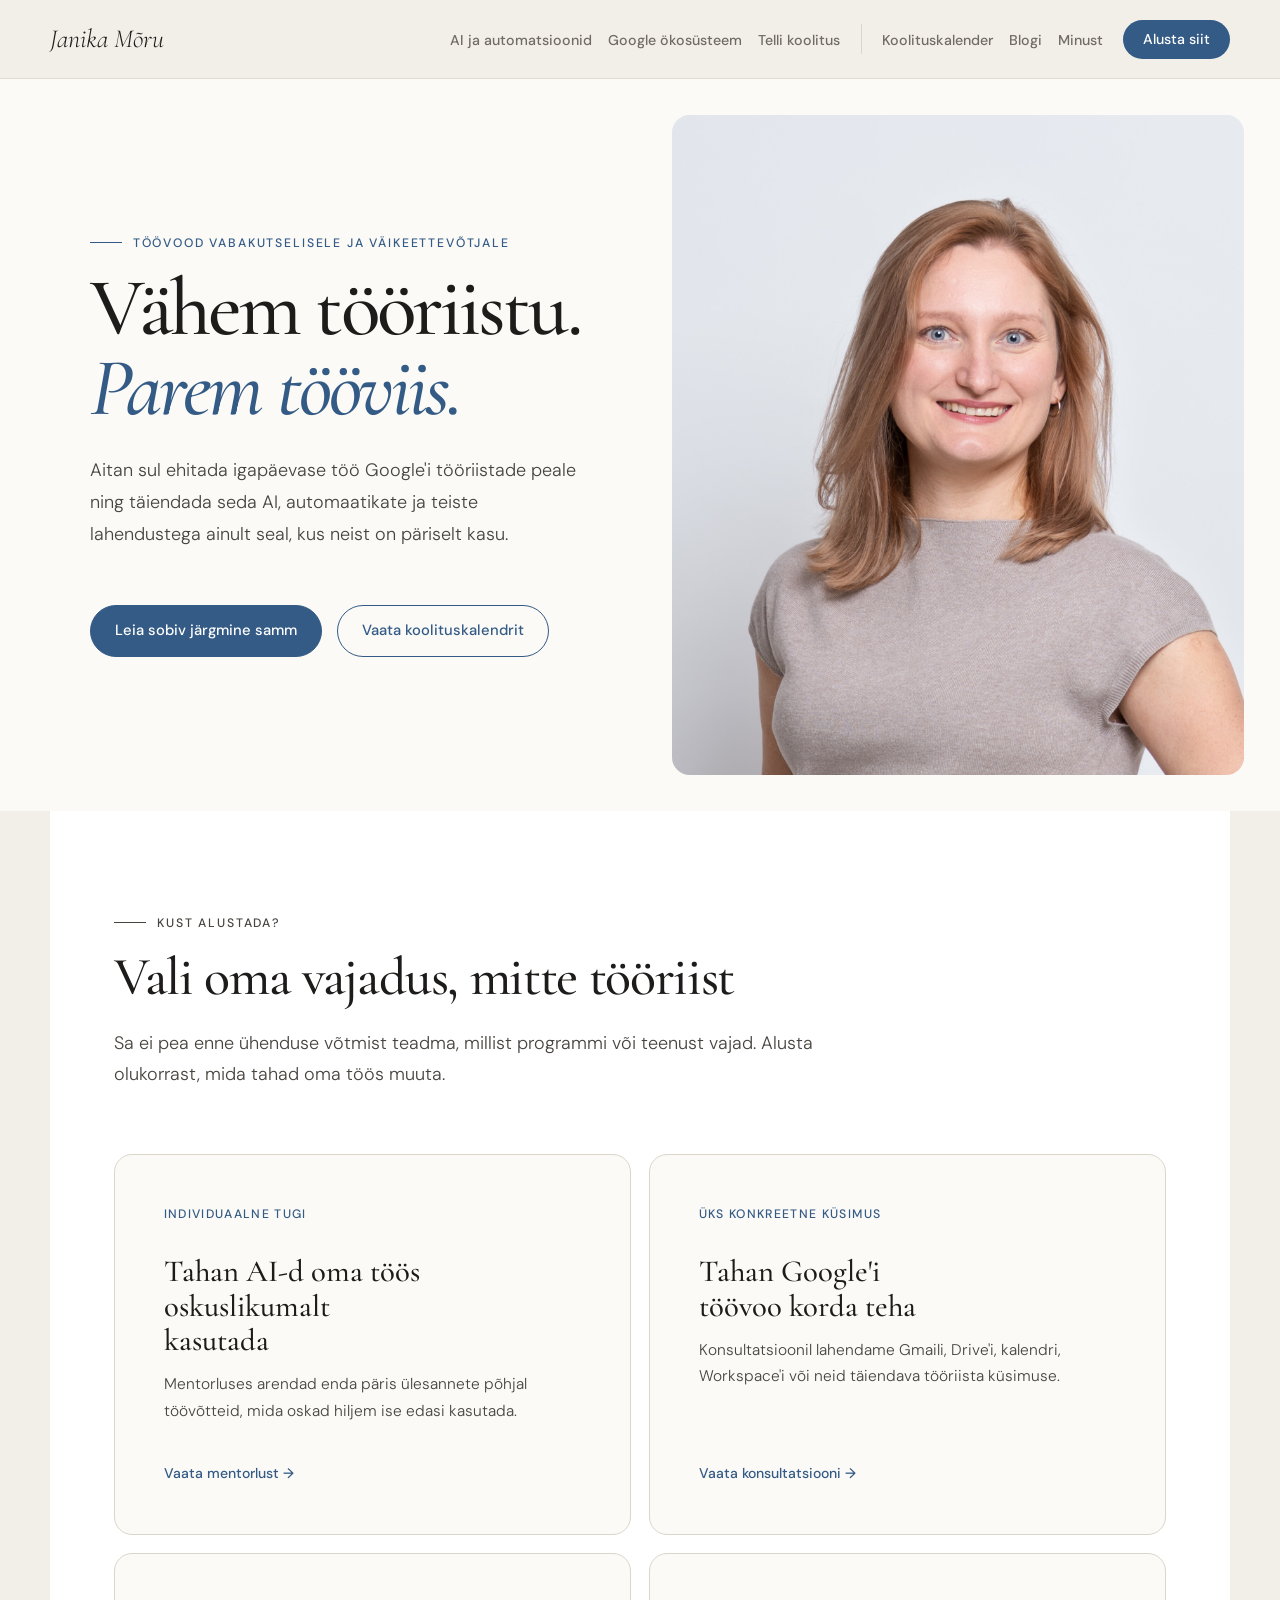
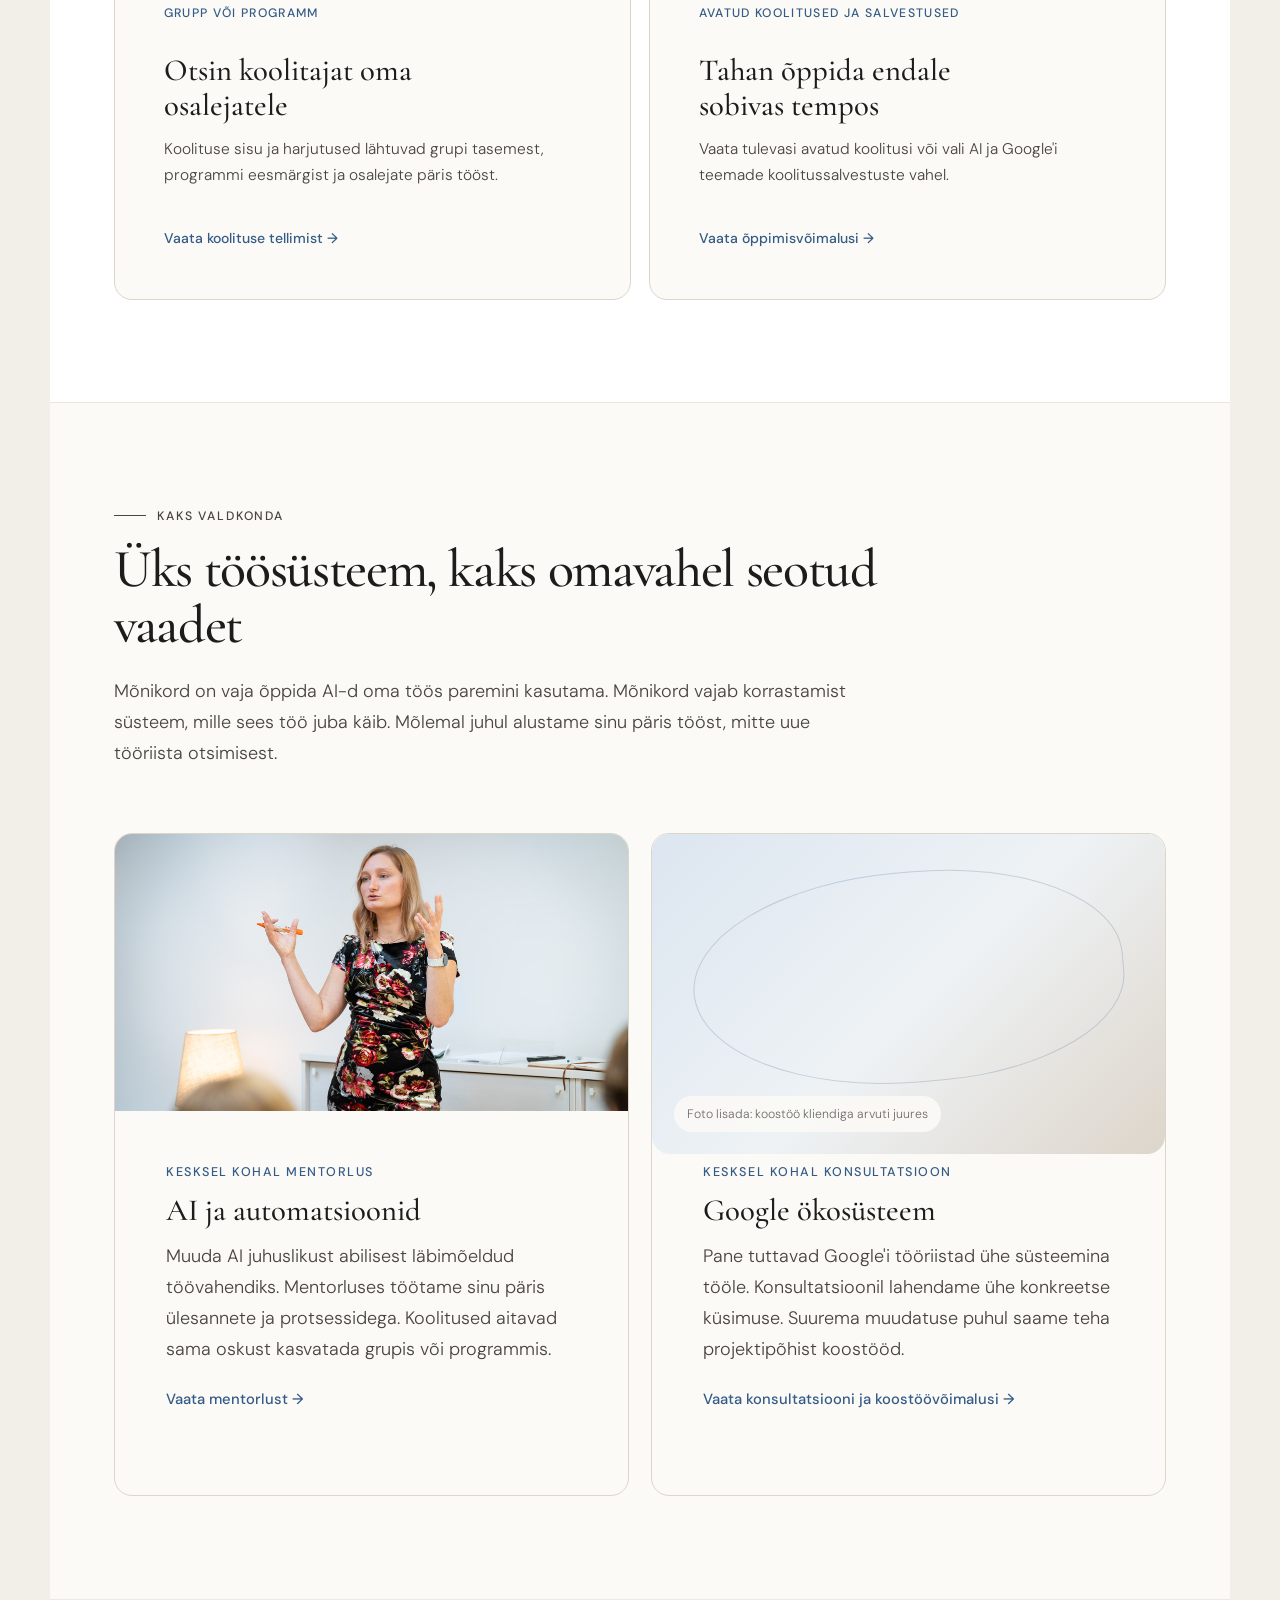
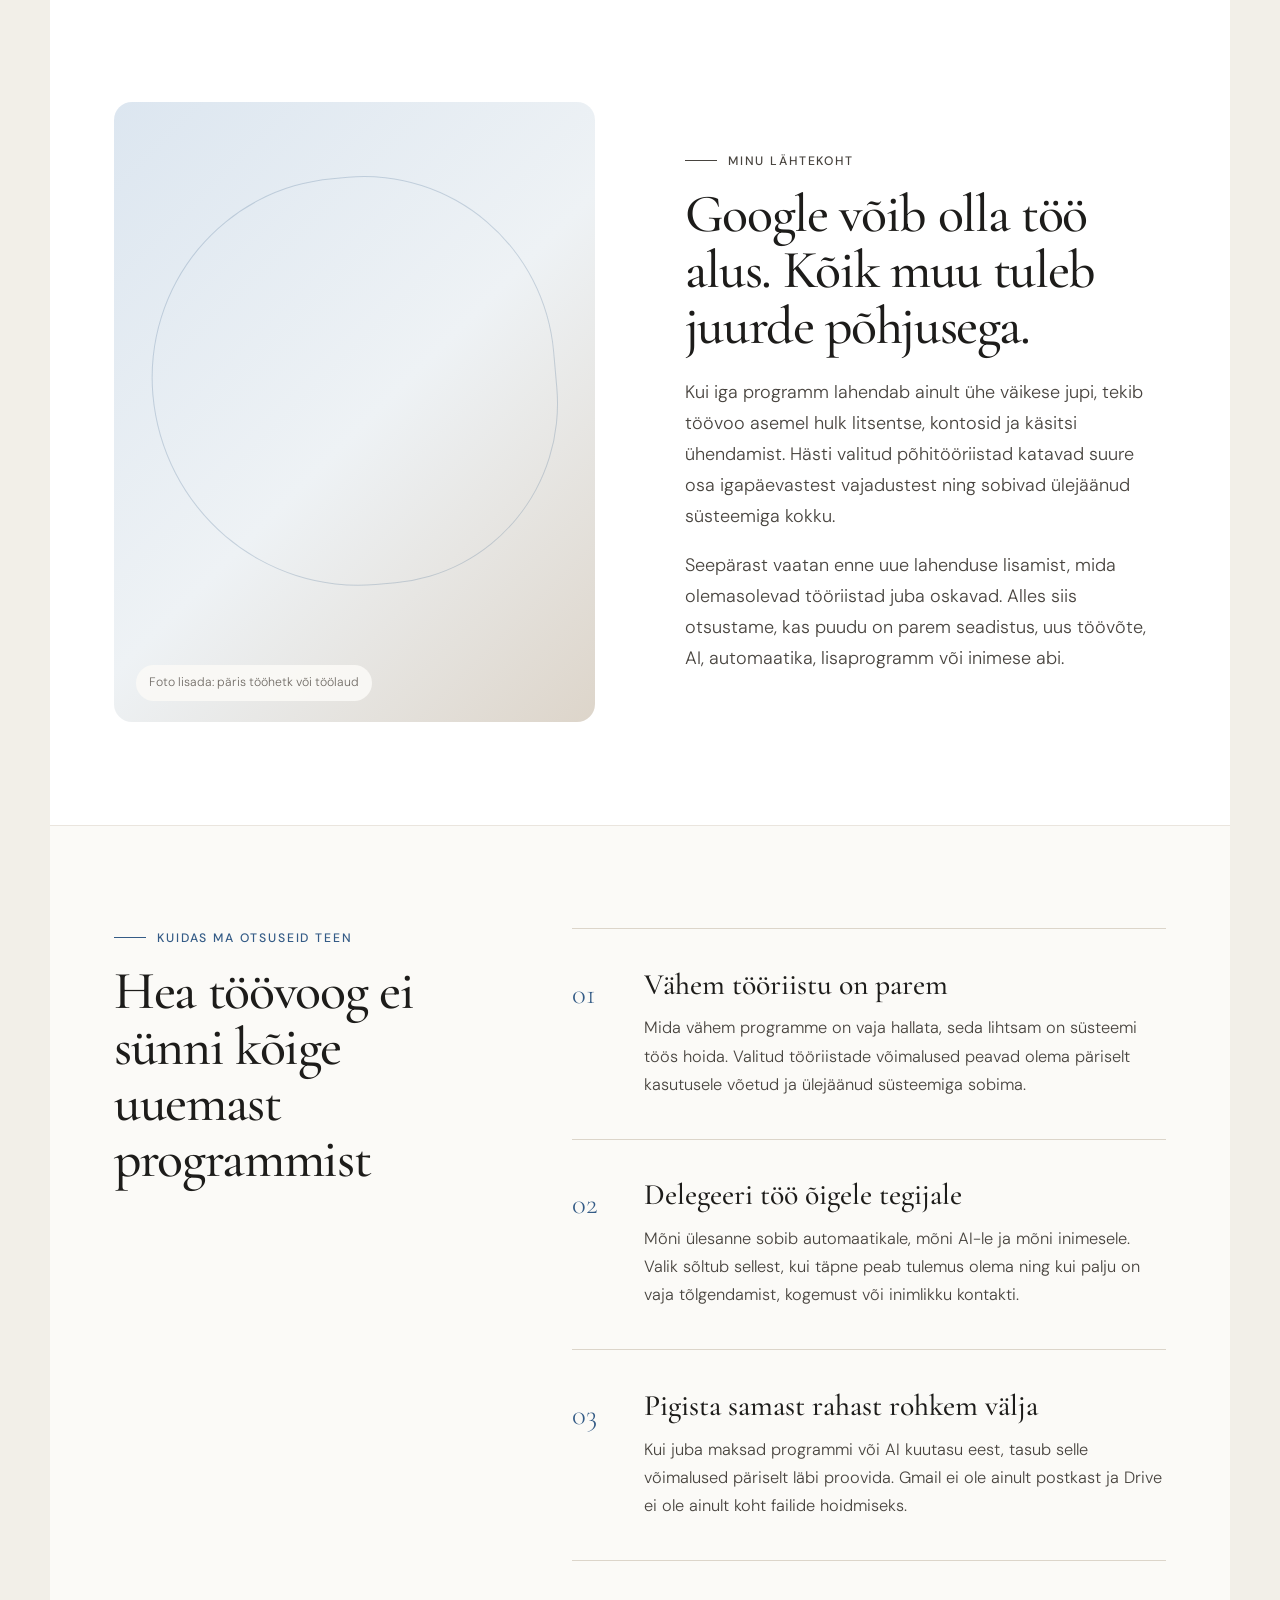
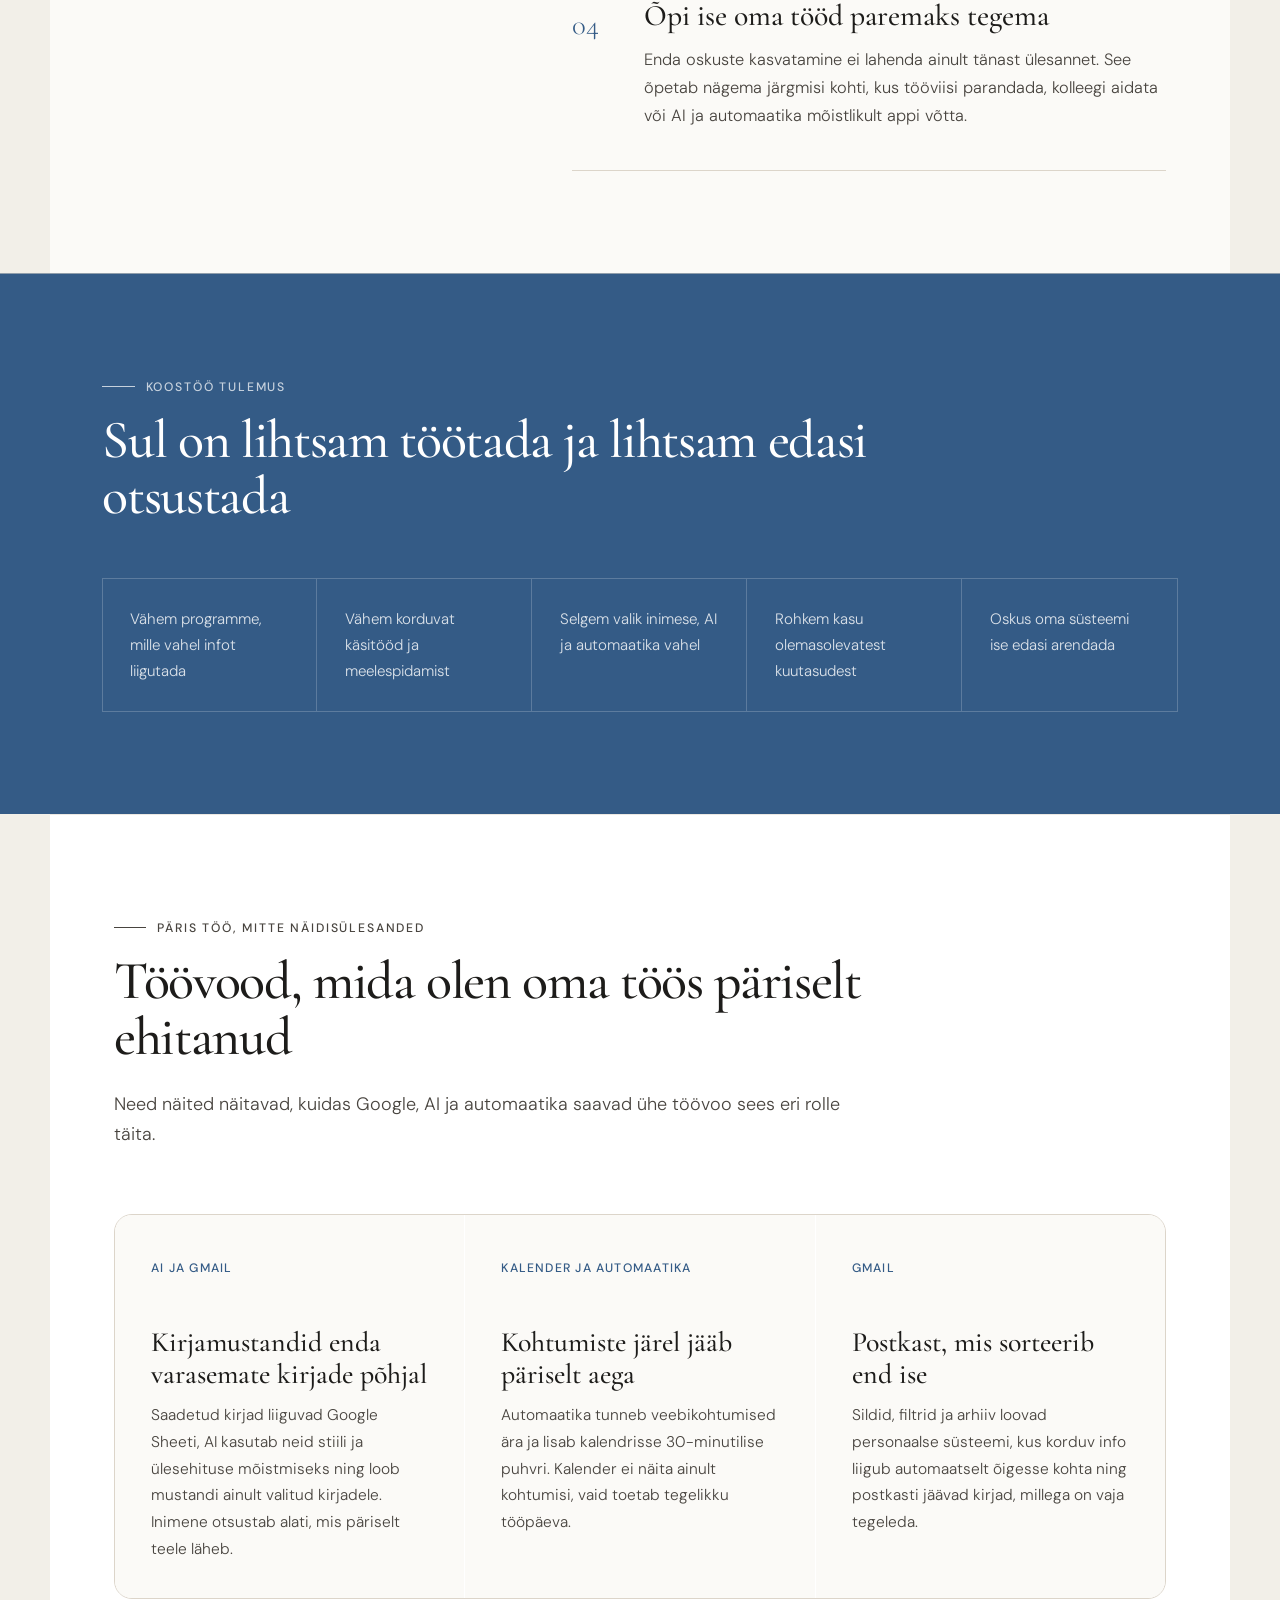
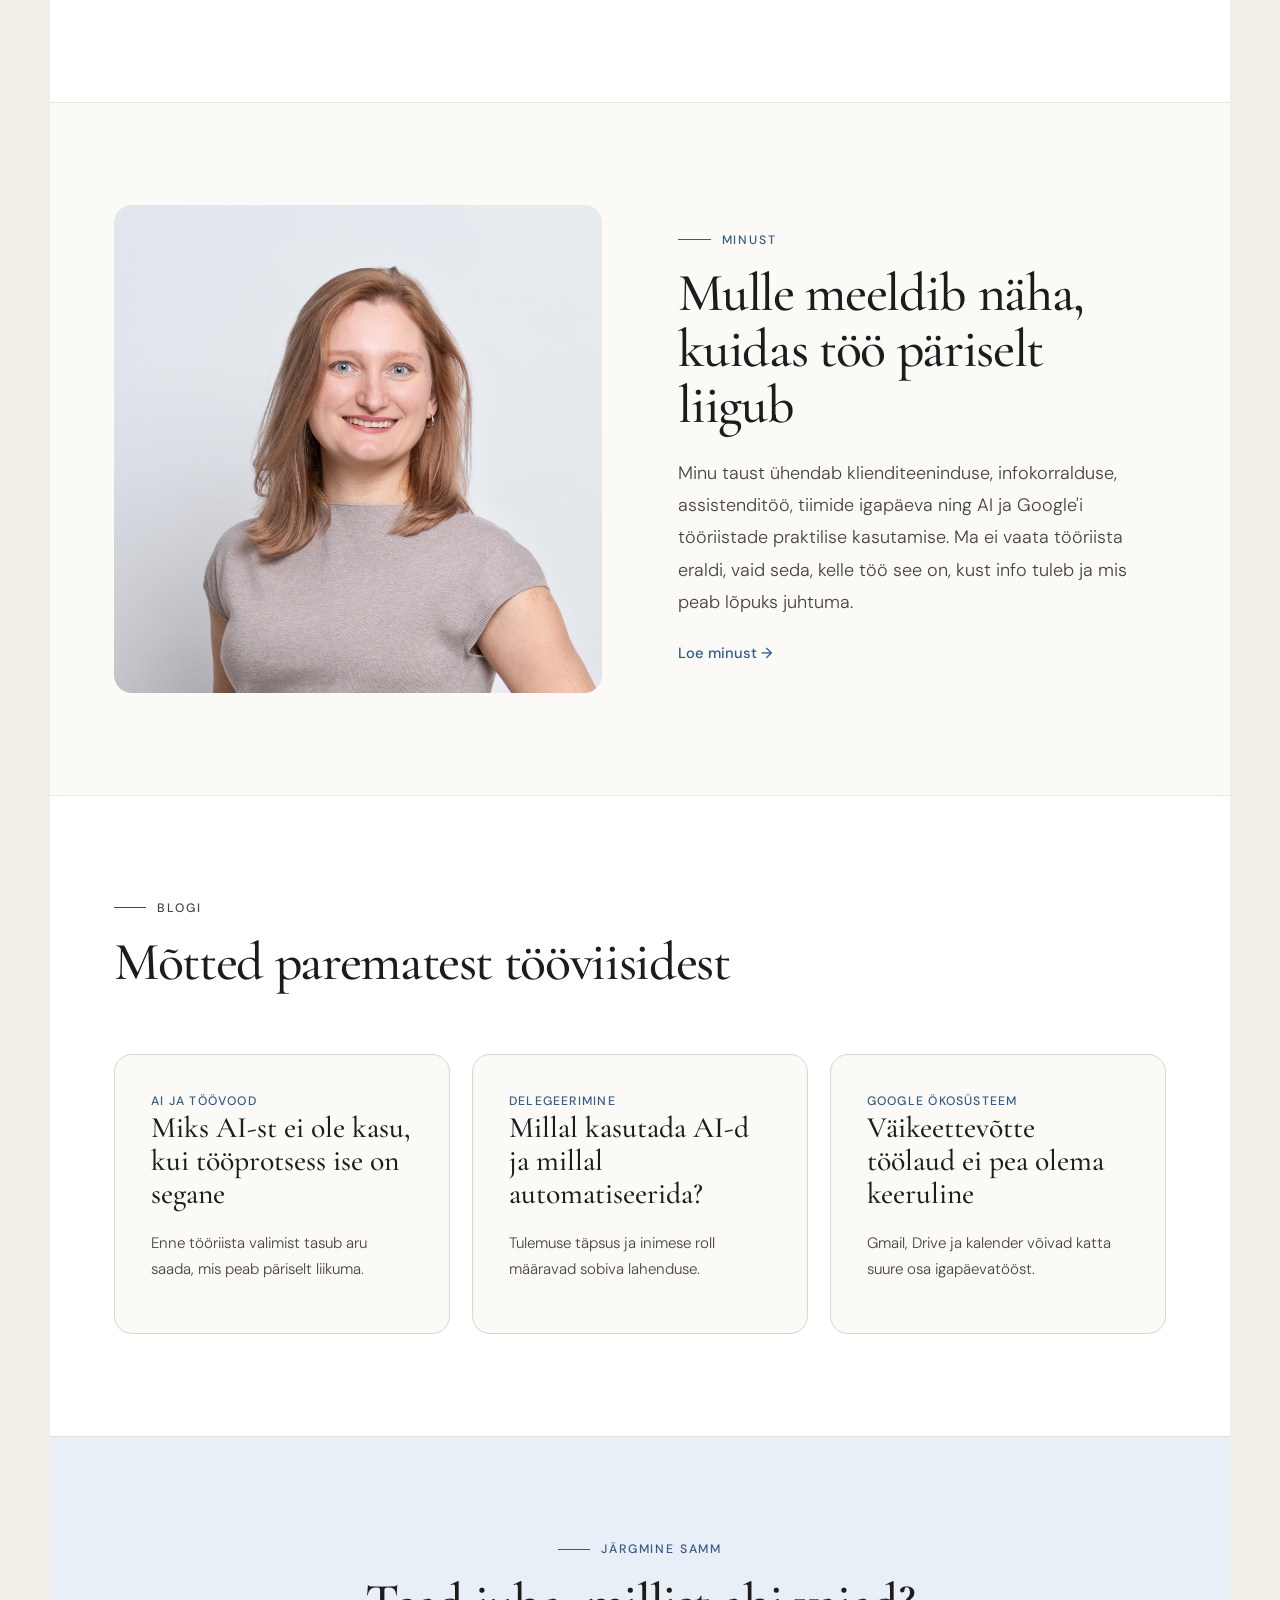
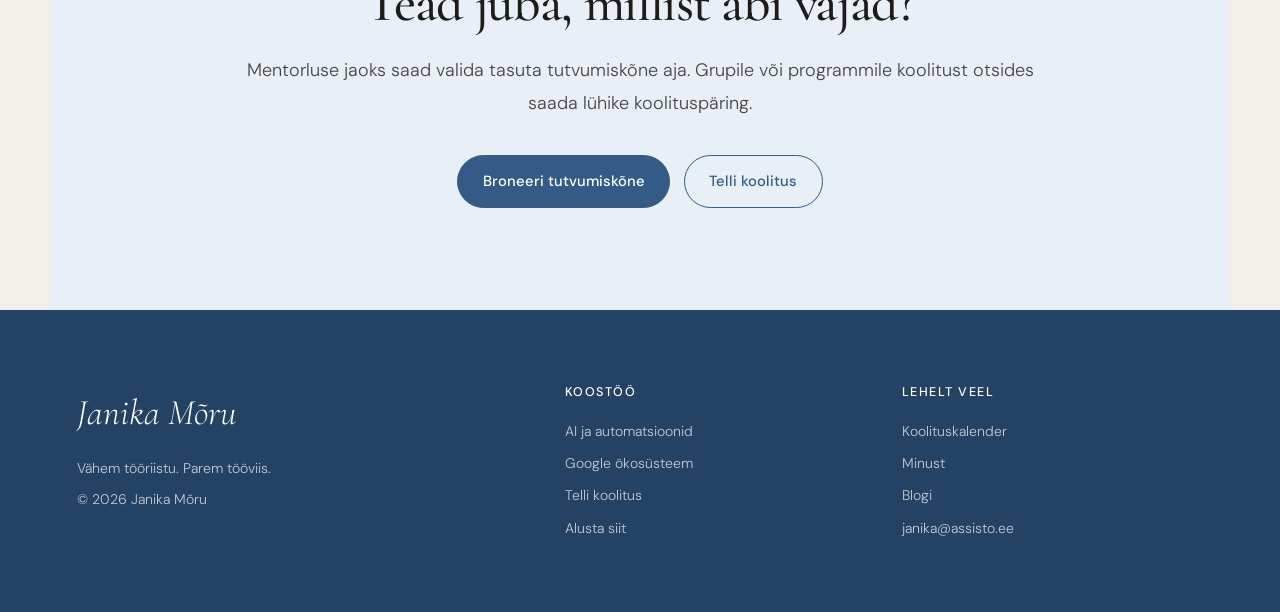
<file: index.html>
<!DOCTYPE html>
<html lang="et">
<head>
  <meta charset="UTF-8">
  <meta name="viewport" content="width=device-width, initial-scale=1">
  <title>Janika Mõru — vähem tööriistu, parem tööviis</title>
  <meta name="description" content="Aitan vabakutselisel ja väikeettevõtjal ehitada töö Google'i tööriistade peale ning lisada AI-d ja automaatikaid seal, kus neist on päriselt kasu.">
  <link rel="preconnect" href="https://fonts.googleapis.com">
  <link href="https://fonts.googleapis.com/css2?family=Cormorant+Garamond:ital,wght@0,400;0,500;1,400&family=DM+Sans:wght@300;400;500&display=swap" rel="stylesheet">
  <link rel="stylesheet" href="style.css">
</head>
<body>
<a class="skip-link" href="#sisu">Liigu sisu juurde</a>
<nav class="site-nav" aria-label="Põhimenüü">
  <div class="nav-inner">
    <a class="nav-logo" href="index.html" aria-current="page">Janika Mõru</a>
    <button class="nav-toggle" type="button" aria-expanded="false" aria-controls="nav-links">Menüü</button>
    <ul class="nav-links" id="nav-links">
      <li><a href="ai-ja-automatsioonid.html">AI ja automatsioonid</a></li>
      <li><a href="google-okosusteem.html">Google ökosüsteem</a></li>
      <li><a href="telli-koolitus.html">Telli koolitus</a></li>
      <li class="nav-group-start"><a href="koolituskalender.html">Koolituskalender</a></li>
      <li><a href="blogi.html">Blogi</a></li>
      <li><a href="minust.html">Minust</a></li>
      <li class="nav-action"><a class="nav-cta" href="kontakt.html">Alusta siit</a></li>
    </ul>
  </div>
</nav>

<main id="sisu">
  <header class="hero">
    <div class="hero-copy">
      <p class="label">Töövood vabakutselisele ja väikeettevõtjale</p>
      <h1>Vähem tööriistu. <span class="blue-text">Parem tööviis.</span></h1>
      <p class="lead">Aitan sul ehitada igapäevase töö Google'i tööriistade peale ning täiendada seda AI, automaatikate ja teiste lahendustega ainult seal, kus neist on päriselt kasu.</p>
      <div class="button-row">
        <a class="button" href="#alusta">Leia sobiv järgmine samm</a>
        <a class="button secondary" href="koolituskalender.html">Vaata koolituskalendrit</a>
      </div>
    </div>
    <div class="hero-media">
      <img src="Janika_Mõru_heledal_taustal.jpg" alt="Janika Mõru">
    </div>
  </header>

  <section class="section white start-section" id="alusta" aria-labelledby="alusta-pealkiri">
    <div class="section-head">
      <p class="label">Kust alustada?</p>
      <h2 id="alusta-pealkiri">Vali oma vajadus, mitte tööriist</h2>
      <p>Sa ei pea enne ühenduse võtmist teadma, millist programmi või teenust vajad. Alusta olukorrast, mida tahad oma töös muuta.</p>
    </div>
    <div class="journey-grid">
      <a class="journey-card" href="ai-ja-automatsioonid.html#mentorlus">
        <span class="journey-kicker">Individuaalne tugi</span>
        <h3>Tahan AI-d oma töös oskuslikumalt kasutada</h3>
        <p>Mentorluses arendad enda päris ülesannete põhjal töövõtteid, mida oskad hiljem ise edasi kasutada.</p>
        <strong>Vaata mentorlust <span aria-hidden="true">→</span></strong>
      </a>
      <a class="journey-card" href="google-okosusteem.html#konsultatsioon">
        <span class="journey-kicker">Üks konkreetne küsimus</span>
        <h3>Tahan Google'i töövoo korda teha</h3>
        <p>Konsultatsioonil lahendame Gmaili, Drive'i, kalendri, Workspace'i või neid täiendava tööriista küsimuse.</p>
        <strong>Vaata konsultatsiooni <span aria-hidden="true">→</span></strong>
      </a>
      <a class="journey-card" href="telli-koolitus.html">
        <span class="journey-kicker">Grupp või programm</span>
        <h3>Otsin koolitajat oma osalejatele</h3>
        <p>Koolituse sisu ja harjutused lähtuvad grupi tasemest, programmi eesmärgist ja osalejate päris tööst.</p>
        <strong>Vaata koolituse tellimist <span aria-hidden="true">→</span></strong>
      </a>
      <a class="journey-card" href="koolituskalender.html">
        <span class="journey-kicker">Avatud koolitused ja salvestused</span>
        <h3>Tahan õppida endale sobivas tempos</h3>
        <p>Vaata tulevasi avatud koolitusi või vali AI ja Google'i teemade koolitussalvestuste vahel.</p>
        <strong>Vaata õppimisvõimalusi <span aria-hidden="true">→</span></strong>
      </a>
    </div>
  </section>

  <section class="section paper" aria-labelledby="suunad">
    <div class="section-head">
      <p class="label">Kaks valdkonda</p>
      <h2 id="suunad">Üks töösüsteem, kaks omavahel seotud vaadet</h2>
      <p>Mõnikord on vaja õppida AI-d oma töös paremini kasutama. Mõnikord vajab korrastamist süsteem, mille sees töö juba käib. Mõlemal juhul alustame sinu päris tööst, mitte uue tööriista otsimisest.</p>
    </div>
    <div class="direction-grid">
      <article class="direction">
        <div class="direction-media"><img src="Janika ettekanne_kodulehele_MailisVahenurm18.jpg" alt="Janika Mõru koolitamas"></div>
        <div class="direction-copy">
          <span class="direction-kicker">Kesksel kohal mentorlus</span>
          <h3>AI ja automatsioonid</h3>
          <p>Muuda AI juhuslikust abilisest läbimõeldud töövahendiks. Mentorluses töötame sinu päris ülesannete ja protsessidega. Koolitused aitavad sama oskust kasvatada grupis või programmis.</p>
          <a class="text-link" href="ai-ja-automatsioonid.html">Vaata mentorlust</a>
        </div>
      </article>
      <article class="direction">
        <div class="photo-placeholder" role="img" aria-label="Siia tuleb foto Janikast kliendiga arvuti juures"><span>Foto lisada: koostöö kliendiga arvuti juures</span></div>
        <div class="direction-copy">
          <span class="direction-kicker">Kesksel kohal konsultatsioon</span>
          <h3>Google ökosüsteem</h3>
          <p>Pane tuttavad Google'i tööriistad ühe süsteemina tööle. Konsultatsioonil lahendame ühe konkreetse küsimuse. Suurema muudatuse puhul saame teha projektipõhist koostööd.</p>
          <a class="text-link" href="google-okosusteem.html">Vaata konsultatsiooni ja koostöövõimalusi</a>
        </div>
      </article>
    </div>
  </section>

  <section class="section white">
    <div class="editorial-split">
      <div class="photo-placeholder tall" role="img" aria-label="Siia tuleb lai päris tööfoto"><span>Foto lisada: päris tööhetk või töölaud</span></div>
      <div class="editorial-copy">
        <p class="label">Minu lähtekoht</p>
        <h2>Google võib olla töö alus. Kõik muu tuleb juurde põhjusega.</h2>
        <p>Kui iga programm lahendab ainult ühe väikese jupi, tekib töövoo asemel hulk litsentse, kontosid ja käsitsi ühendamist. Hästi valitud põhitööriistad katavad suure osa igapäevastest vajadustest ning sobivad ülejäänud süsteemiga kokku.</p>
        <p>Seepärast vaatan enne uue lahenduse lisamist, mida olemasolevad tööriistad juba oskavad. Alles siis otsustame, kas puudu on parem seadistus, uus töövõte, AI, automaatika, lisaprogramm või inimese abi.</p>
      </div>
    </div>
  </section>

  <section class="section paper">
    <div class="principles">
      <div>
        <p class="label">Kuidas ma otsuseid teen</p>
        <h2>Hea töövoog ei sünni kõige uuemast programmist</h2>
      </div>
      <div class="principle-list">
        <article class="principle">
          <div class="principle-number">01</div>
          <div><h3>Vähem tööriistu on parem</h3><p>Mida vähem programme on vaja hallata, seda lihtsam on süsteemi töös hoida. Valitud tööriistade võimalused peavad olema päriselt kasutusele võetud ja ülejäänud süsteemiga sobima.</p></div>
        </article>
        <article class="principle">
          <div class="principle-number">02</div>
          <div><h3>Delegeeri töö õigele tegijale</h3><p>Mõni ülesanne sobib automaatikale, mõni AI-le ja mõni inimesele. Valik sõltub sellest, kui täpne peab tulemus olema ning kui palju on vaja tõlgendamist, kogemust või inimlikku kontakti.</p></div>
        </article>
        <article class="principle">
          <div class="principle-number">03</div>
          <div><h3>Pigista samast rahast rohkem välja</h3><p>Kui juba maksad programmi või AI kuutasu eest, tasub selle võimalused päriselt läbi proovida. Gmail ei ole ainult postkast ja Drive ei ole ainult koht failide hoidmiseks.</p></div>
        </article>
        <article class="principle">
          <div class="principle-number">04</div>
          <div><h3>Õpi ise oma tööd paremaks tegema</h3><p>Enda oskuste kasvatamine ei lahenda ainult tänast ülesannet. See õpetab nägema järgmisi kohti, kus tööviisi parandada, kolleegi aidata või AI ja automaatika mõistlikult appi võtta.</p></div>
        </article>
      </div>
    </div>
  </section>

  <section class="section full result-band">
    <p class="label">Koostöö tulemus</p>
    <h2>Sul on lihtsam töötada ja lihtsam edasi otsustada</h2>
    <ul class="result-list">
      <li>Vähem programme, mille vahel infot liigutada</li>
      <li>Vähem korduvat käsitööd ja meelespidamist</li>
      <li>Selgem valik inimese, AI ja automaatika vahel</li>
      <li>Rohkem kasu olemasolevatest kuutasudest</li>
      <li>Oskus oma süsteemi ise edasi arendada</li>
    </ul>
  </section>

  <section class="section white">
    <div class="section-head">
      <p class="label">Päris töö, mitte näidisülesanded</p>
      <h2>Töövood, mida olen oma töös päriselt ehitanud</h2>
      <p>Need näited näitavad, kuidas Google, AI ja automaatika saavad ühe töövoo sees eri rolle täita.</p>
    </div>
    <div class="example-grid">
      <article class="example"><span>AI ja Gmail</span><h3>Kirjamustandid enda varasemate kirjade põhjal</h3><p>Saadetud kirjad liiguvad Google Sheeti, AI kasutab neid stiili ja ülesehituse mõistmiseks ning loob mustandi ainult valitud kirjadele. Inimene otsustab alati, mis päriselt teele läheb.</p></article>
      <article class="example"><span>Kalender ja automaatika</span><h3>Kohtumiste järel jääb päriselt aega</h3><p>Automaatika tunneb veebikohtumised ära ja lisab kalendrisse 30-minutilise puhvri. Kalender ei näita ainult kohtumisi, vaid toetab tegelikku tööpäeva.</p></article>
      <article class="example"><span>Gmail</span><h3>Postkast, mis sorteerib end ise</h3><p>Sildid, filtrid ja arhiiv loovad personaalse süsteemi, kus korduv info liigub automaatselt õigesse kohta ning postkasti jäävad kirjad, millega on vaja tegeleda.</p></article>
    </div>
  </section>

  <section class="section paper">
    <div class="preview-grid">
      <div class="preview-photo"><img src="Janika_Mõru_heledal_taustal.jpg" alt="Janika Mõru"></div>
      <div>
        <p class="label">Minust</p>
        <h2>Mulle meeldib näha, kuidas töö päriselt liigub</h2>
        <p class="lead">Minu taust ühendab klienditeeninduse, infokorralduse, assistenditöö, tiimide igapäeva ning AI ja Google'i tööriistade praktilise kasutamise. Ma ei vaata tööriista eraldi, vaid seda, kelle töö see on, kust info tuleb ja mis peab lõpuks juhtuma.</p>
        <a class="text-link" href="minust.html">Loe minust</a>
      </div>
    </div>
  </section>

  <section class="section white">
    <div class="section-head">
      <p class="label">Blogi</p>
      <h2>Mõtted parematest tööviisidest</h2>
    </div>
    <div class="post-grid">
      <a class="post-card" href="blogi/postituse-mall.html"><span class="post-meta">AI ja töövood</span><h3>Miks AI-st ei ole kasu, kui tööprotsess ise on segane</h3><p>Enne tööriista valimist tasub aru saada, mis peab päriselt liikuma.</p></a>
      <a class="post-card" href="blogi/postituse-mall.html"><span class="post-meta">Delegeerimine</span><h3>Millal kasutada AI-d ja millal automatiseerida?</h3><p>Tulemuse täpsus ja inimese roll määravad sobiva lahenduse.</p></a>
      <a class="post-card" href="blogi/postituse-mall.html"><span class="post-meta">Google ökosüsteem</span><h3>Väikeettevõtte töölaud ei pea olema keeruline</h3><p>Gmail, Drive ja kalender võivad katta suure osa igapäevatööst.</p></a>
    </div>
  </section>

  <section class="section blue-soft closing">
    <p class="label">Järgmine samm</p>
    <h2>Tead juba, millist abi vajad?</h2>
    <p class="lead">Mentorluse jaoks saad valida tasuta tutvumiskõne aja. Grupile või programmile koolitust otsides saada lühike koolituspäring.</p>
    <div class="button-row">
      <a class="button" href="kontakt.html#tutvumiskone">Broneeri tutvumiskõne</a>
      <a class="button secondary" href="telli-koolitus.html">Telli koolitus</a>
    </div>
  </section>
</main>

<footer>
  <div><div class="footer-logo">Janika Mõru</div><p>Vähem tööriistu. Parem tööviis.</p><p>© 2026 Janika Mõru</p></div>
  <div class="footer-links"><div class="footer-heading">Koostöö</div><a href="ai-ja-automatsioonid.html">AI ja automatsioonid</a><a href="google-okosusteem.html">Google ökosüsteem</a><a href="telli-koolitus.html">Telli koolitus</a><a href="kontakt.html">Alusta siit</a></div>
  <div class="footer-links"><div class="footer-heading">Lehelt veel</div><a href="koolituskalender.html">Koolituskalender</a><a href="minust.html">Minust</a><a href="blogi.html">Blogi</a><a href="mailto:janika@assisto.ee">janika@assisto.ee</a></div>
</footer>
<script src="site.js"></script>
<script src="charla.js"></script>
</body>
</html>
</file>
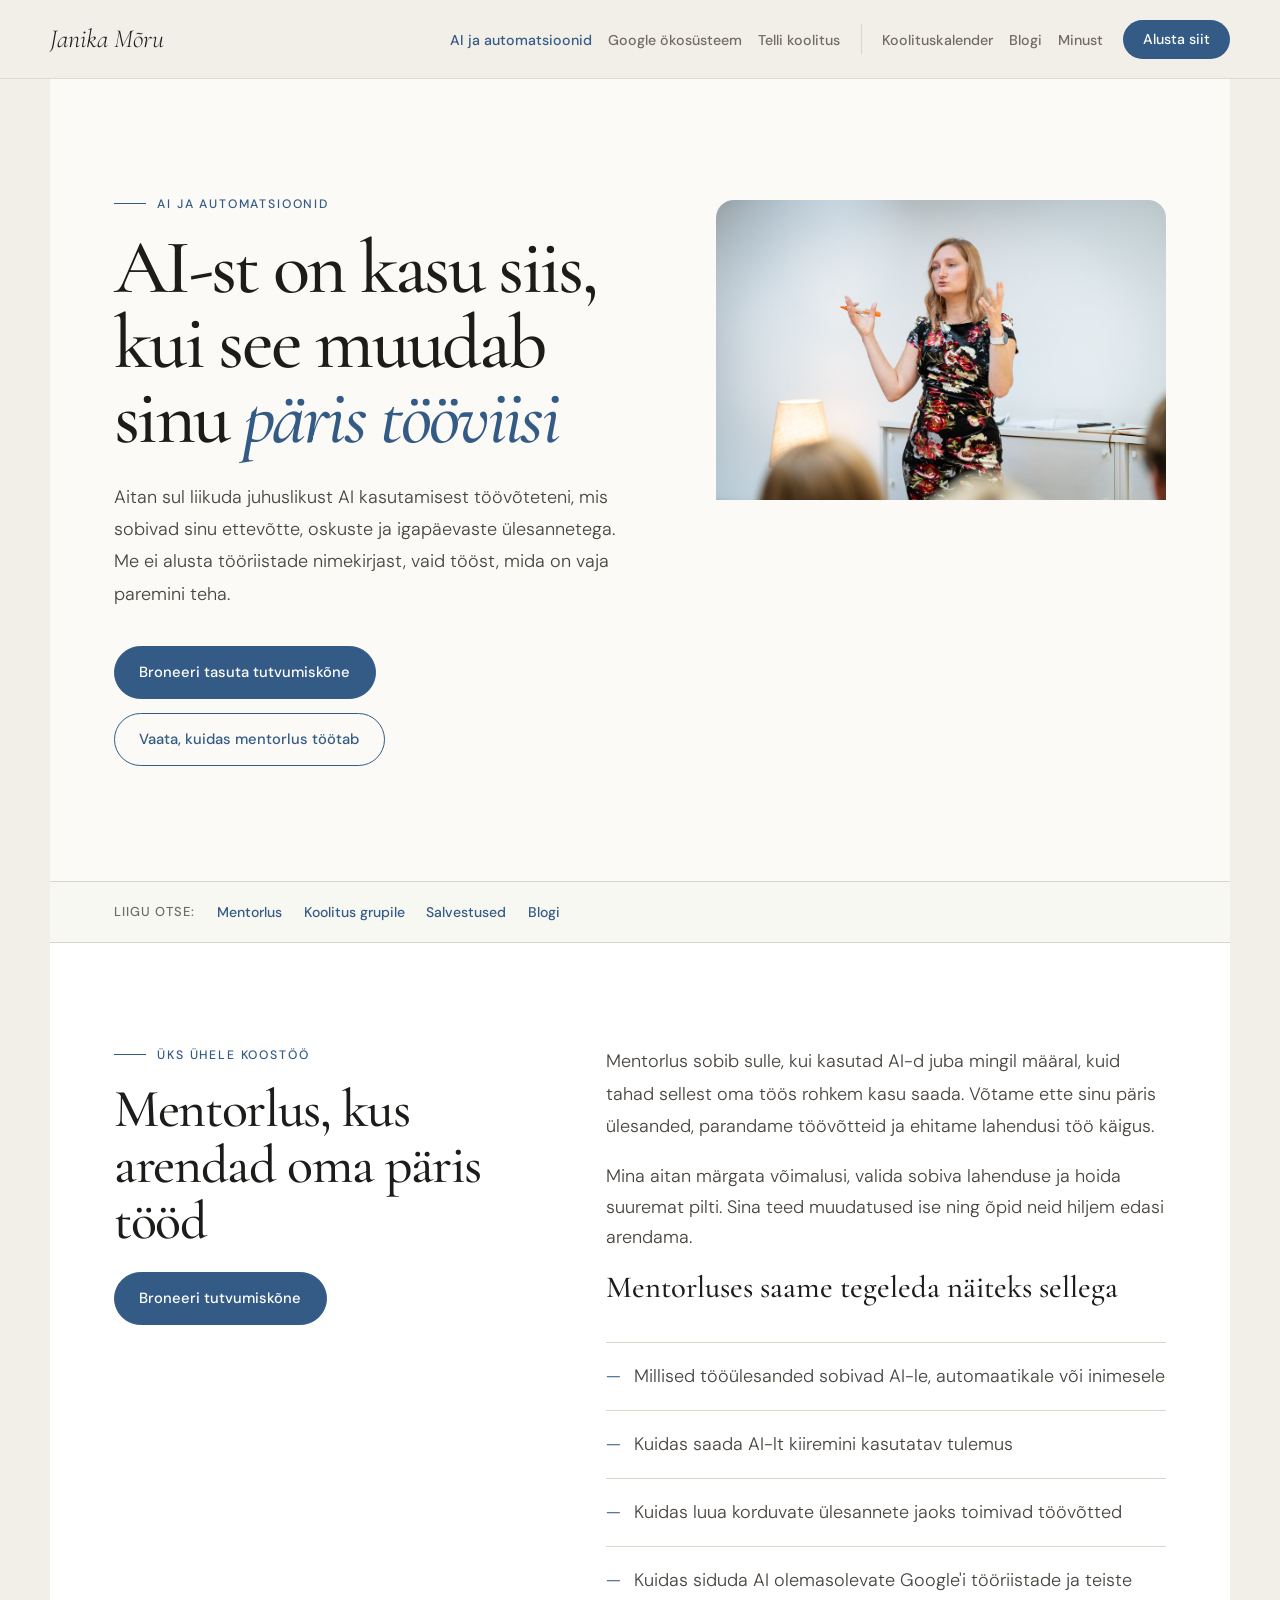
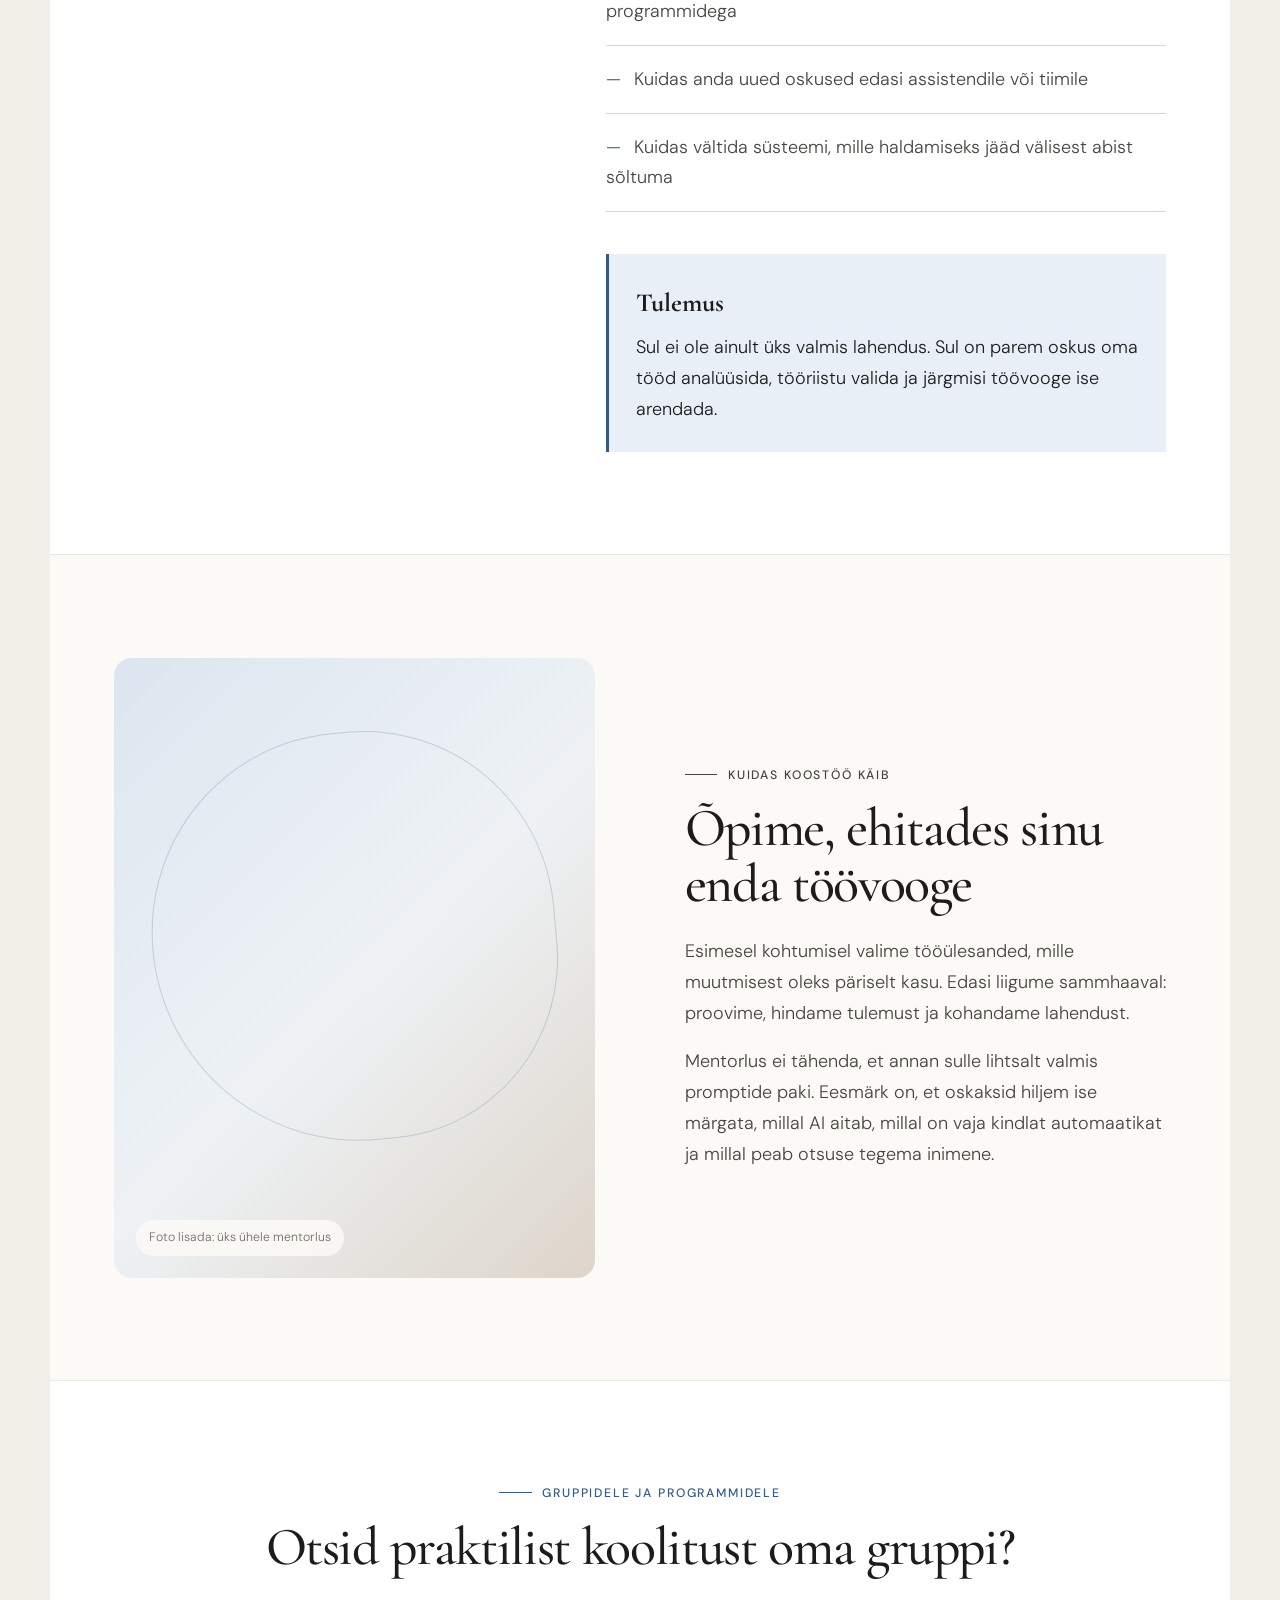
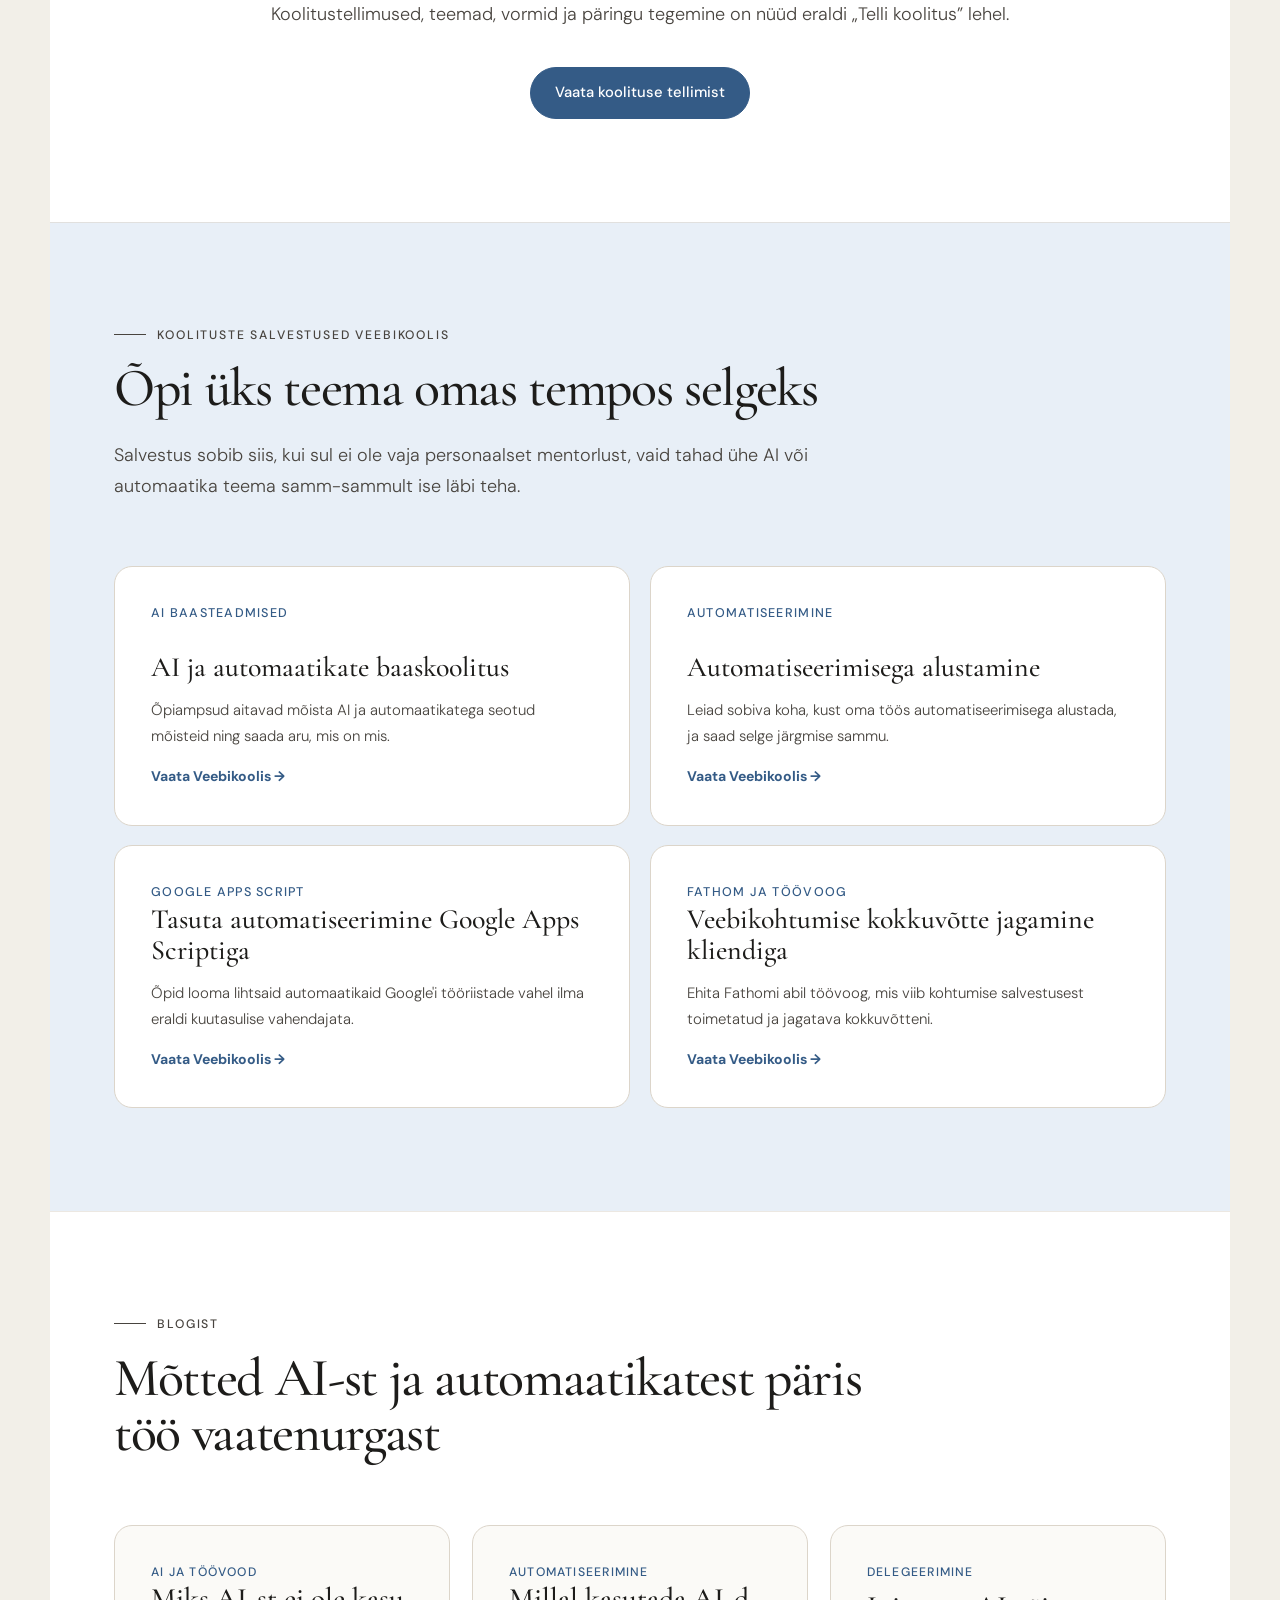
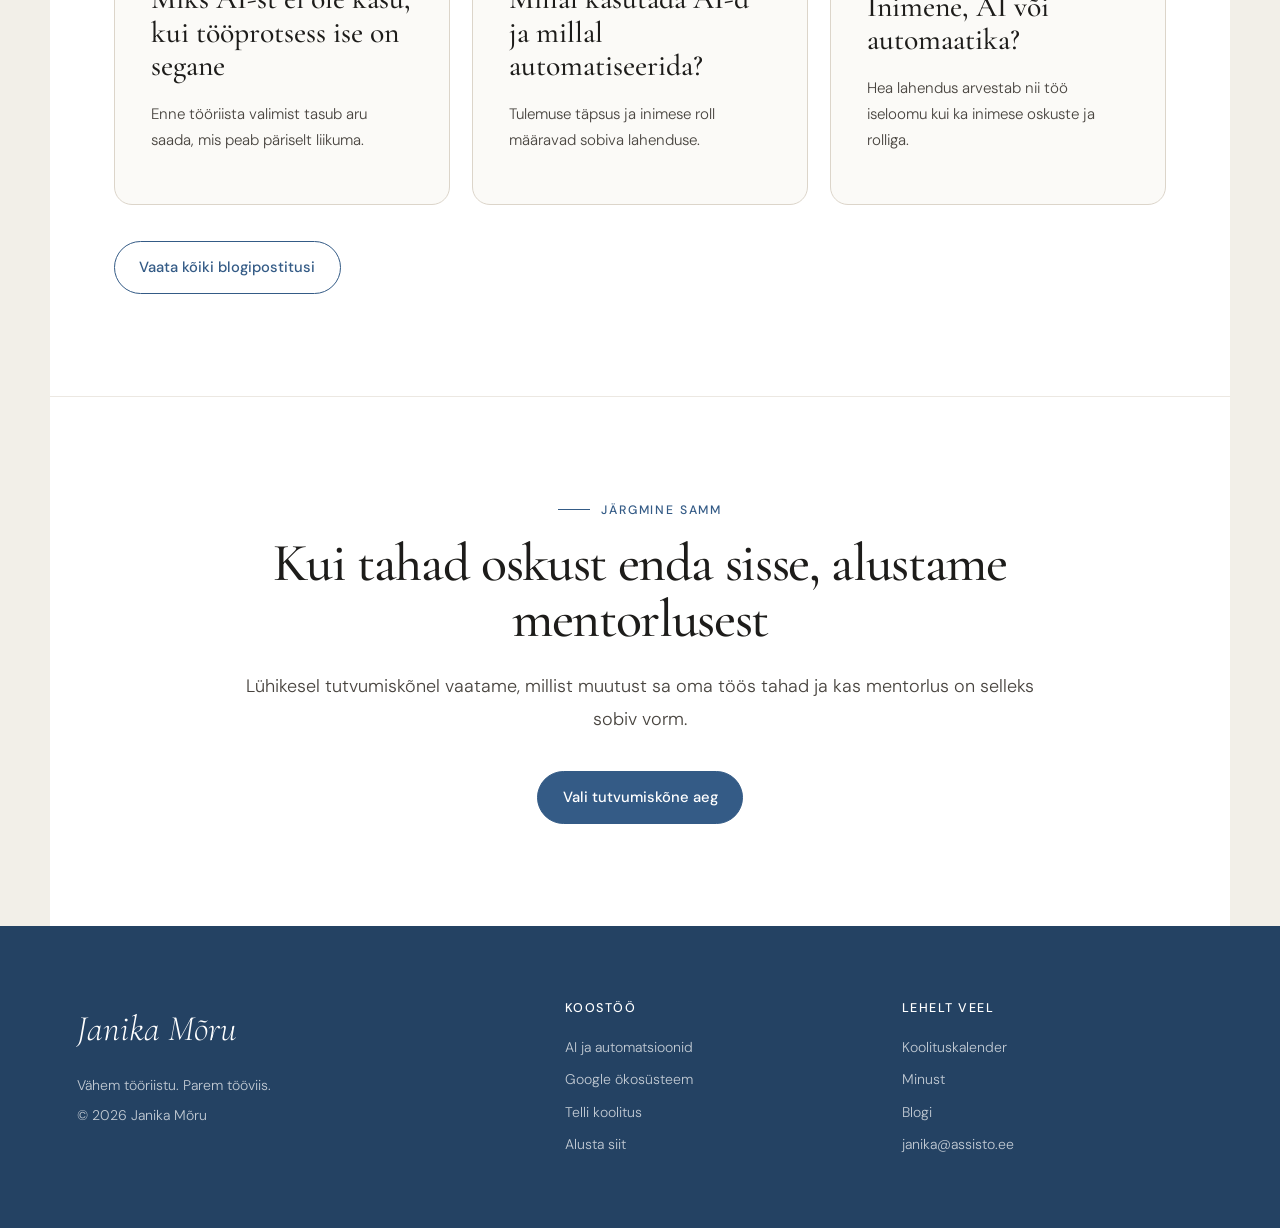
<file: ai-ja-automatsioonid.html>
<!DOCTYPE html>
<html lang="et">
<head>
  <meta charset="UTF-8">
  <meta name="viewport" content="width=device-width, initial-scale=1">
  <title>AI ja automatsioonid — Janika Mõru</title>
  <meta name="description" content="AI mentorlus üks ühele ning praktilised AI-koolitused gruppidele ja ettevõtlusprogrammidele.">
  <link rel="preconnect" href="https://fonts.googleapis.com">
  <link href="https://fonts.googleapis.com/css2?family=Cormorant+Garamond:ital,wght@0,400;0,500;1,400&family=DM+Sans:wght@300;400;500&display=swap" rel="stylesheet">
  <link rel="stylesheet" href="style.css">
</head>
<body>
<a class="skip-link" href="#sisu">Liigu sisu juurde</a>
<nav class="site-nav" aria-label="Põhimenüü"><div class="nav-inner">
  <a class="nav-logo" href="index.html">Janika Mõru</a>
  <button class="nav-toggle" type="button" aria-expanded="false" aria-controls="nav-links">Menüü</button>
  <ul class="nav-links" id="nav-links">
    <li><a href="ai-ja-automatsioonid.html" aria-current="page">AI ja automatsioonid</a></li>
    <li><a href="google-okosusteem.html">Google ökosüsteem</a></li>
    <li><a href="telli-koolitus.html">Telli koolitus</a></li>
    <li class="nav-group-start"><a href="koolituskalender.html">Koolituskalender</a></li>
    <li><a href="blogi.html">Blogi</a></li>
    <li><a href="minust.html">Minust</a></li>
    <li class="nav-action"><a class="nav-cta" href="kontakt.html">Alusta siit</a></li>
  </ul>
</div></nav>

<main id="sisu">
  <header class="page-hero">
    <div>
      <p class="label">AI ja automatsioonid</p>
      <h1>AI-st on kasu siis, kui see muudab sinu <span class="blue-text">päris tööviisi</span></h1>
      <p class="lead">Aitan sul liikuda juhuslikust AI kasutamisest töövõteteni, mis sobivad sinu ettevõtte, oskuste ja igapäevaste ülesannetega. Me ei alusta tööriistade nimekirjast, vaid tööst, mida on vaja paremini teha.</p>
      <div class="button-row">
        <a class="button" href="kontakt.html#tutvumiskone">Broneeri tasuta tutvumiskõne</a>
        <a class="button secondary" href="#mentorlus">Vaata, kuidas mentorlus töötab</a>
      </div>
    </div>
    <div class="page-hero-media training"><img src="Janika ettekanne_kodulehele_MailisVahenurm18.jpg" alt="Janika Mõru praktilist koolitust läbi viimas"></div>
  </header>

  <nav class="section-nav" aria-label="AI ja automatsioonide lehe jaotised">
    <span>Liigu otse:</span>
    <a href="#mentorlus">Mentorlus</a>
    <a href="telli-koolitus.html">Koolitus grupile</a>
    <a href="#salvestused">Salvestused</a>
    <a href="#ai-blogi">Blogi</a>
  </nav>

  <section class="section white" id="mentorlus">
    <div class="feature-grid">
      <div class="sticky-title">
        <p class="label">Üks ühele koostöö</p>
        <h2>Mentorlus, kus arendad oma päris tööd</h2>
        <a class="button" href="kontakt.html#tutvumiskone">Broneeri tutvumiskõne</a>
      </div>
      <div class="feature-copy">
        <p class="lead">Mentorlus sobib sulle, kui kasutad AI-d juba mingil määral, kuid tahad sellest oma töös rohkem kasu saada. Võtame ette sinu päris ülesanded, parandame töövõtteid ja ehitame lahendusi töö käigus.</p>
        <p>Mina aitan märgata võimalusi, valida sobiva lahenduse ja hoida suuremat pilti. Sina teed muudatused ise ning õpid neid hiljem edasi arendama.</p>
        <h3>Mentorluses saame tegeleda näiteks sellega</h3>
        <ul class="check-list">
          <li>Millised tööülesanded sobivad AI-le, automaatikale või inimesele</li>
          <li>Kuidas saada AI-lt kiiremini kasutatav tulemus</li>
          <li>Kuidas luua korduvate ülesannete jaoks toimivad töövõtted</li>
          <li>Kuidas siduda AI olemasolevate Google'i tööriistade ja teiste programmidega</li>
          <li>Kuidas anda uued oskused edasi assistendile või tiimile</li>
          <li>Kuidas vältida süsteemi, mille haldamiseks jääd välisest abist sõltuma</li>
        </ul>
        <div class="outcome"><strong>Tulemus</strong>Sul ei ole ainult üks valmis lahendus. Sul on parem oskus oma tööd analüüsida, tööriistu valida ja järgmisi töövooge ise arendada.</div>
      </div>
    </div>
  </section>

  <section class="section paper">
    <div class="editorial-split">
      <div class="photo-placeholder tall" role="img" aria-label="Siia tuleb foto üks ühele mentorlusest"><span>Foto lisada: üks ühele mentorlus</span></div>
      <div class="editorial-copy">
        <p class="label">Kuidas koostöö käib</p>
        <h2>Õpime, ehitades sinu enda töövooge</h2>
        <p>Esimesel kohtumisel valime tööülesanded, mille muutmisest oleks päriselt kasu. Edasi liigume sammhaaval: proovime, hindame tulemust ja kohandame lahendust.</p>
        <p>Mentorlus ei tähenda, et annan sulle lihtsalt valmis promptide paki. Eesmärk on, et oskaksid hiljem ise märgata, millal AI aitab, millal on vaja kindlat automaatikat ja millal peab otsuse tegema inimene.</p>
      </div>
    </div>
  </section>

  <section class="section white closing" id="koolitus">
    <p class="label">Gruppidele ja programmidele</p>
    <h2>Otsid praktilist koolitust oma gruppi?</h2>
    <p class="lead">Koolitustellimused, teemad, vormid ja päringu tegemine on nüüd eraldi „Telli koolitus” lehel.</p>
    <div class="button-row"><a class="button" href="telli-koolitus.html">Vaata koolituse tellimist</a></div>
  </section>

  <section class="section blue-soft" id="salvestused">
    <div class="section-head">
      <p class="label">Koolituste salvestused Veebikoolis</p>
      <h2>Õpi üks teema omas tempos selgeks</h2>
      <p>Salvestus sobib siis, kui sul ei ole vaja personaalset mentorlust, vaid tahad ühe AI või automaatika teema samm-sammult ise läbi teha.</p>
    </div>
    <div class="course-grid">
      <a class="course" href="https://veebikool.ee/toode/ai-ja-automaatikate-baaskoolitus-mida-koik-need-moisted-tahendavad/" target="_blank" rel="noopener"><span class="course-meta">AI baasteadmised</span><h3>AI ja automaatikate baaskoolitus</h3><p>Õpiampsud aitavad mõista AI ja automaatikatega seotud mõisteid ning saada aru, mis on mis.</p><strong>Vaata Veebikoolis →</strong></a>
      <a class="course" href="https://veebikool.ee/toode/automatiseerimisega-alustamine/" target="_blank" rel="noopener"><span class="course-meta">Automatiseerimine</span><h3>Automatiseerimisega alustamine</h3><p>Leiad sobiva koha, kust oma töös automatiseerimisega alustada, ja saad selge järgmise sammu.</p><strong>Vaata Veebikoolis →</strong></a>
      <a class="course" href="https://veebikool.ee/toode/tasuta-automatiseerimine-google-apps-scriptiga/" target="_blank" rel="noopener"><span class="course-meta">Google Apps Script</span><h3>Tasuta automatiseerimine Google Apps Scriptiga</h3><p>Õpid looma lihtsaid automaatikaid Google'i tööriistade vahel ilma eraldi kuutasulise vahendajata.</p><strong>Vaata Veebikoolis →</strong></a>
      <a class="course" href="https://veebikool.ee/toode/veebikohtumiste-automaatika-fathomiga-toimetatud-kokkuvotte-jagamine-kliendiga/" target="_blank" rel="noopener"><span class="course-meta">Fathom ja töövoog</span><h3>Veebikohtumise kokkuvõtte jagamine kliendiga</h3><p>Ehita Fathomi abil töövoog, mis viib kohtumise salvestusest toimetatud ja jagatava kokkuvõtteni.</p><strong>Vaata Veebikoolis →</strong></a>
    </div>
  </section>

  <section class="section white" id="ai-blogi">
    <div class="section-head">
      <p class="label">Blogist</p>
      <h2>Mõtted AI-st ja automaatikatest päris töö vaatenurgast</h2>
    </div>
    <div class="post-grid">
      <a class="post-card" href="blogi/postituse-mall.html"><span class="post-meta">AI ja töövood</span><h3>Miks AI-st ei ole kasu, kui tööprotsess ise on segane</h3><p>Enne tööriista valimist tasub aru saada, mis peab päriselt liikuma.</p></a>
      <a class="post-card" href="blogi/postituse-mall.html"><span class="post-meta">Automatiseerimine</span><h3>Millal kasutada AI-d ja millal automatiseerida?</h3><p>Tulemuse täpsus ja inimese roll määravad sobiva lahenduse.</p></a>
      <a class="post-card" href="blogi/postituse-mall.html"><span class="post-meta">Delegeerimine</span><h3>Inimene, AI või automaatika?</h3><p>Hea lahendus arvestab nii töö iseloomu kui ka inimese oskuste ja rolliga.</p></a>
    </div>
    <div class="button-row"><a class="button secondary" href="blogi.html">Vaata kõiki blogipostitusi</a></div>
  </section>

  <section class="section white closing">
    <p class="label">Järgmine samm</p>
    <h2>Kui tahad oskust enda sisse, alustame mentorlusest</h2>
    <p class="lead">Lühikesel tutvumiskõnel vaatame, millist muutust sa oma töös tahad ja kas mentorlus on selleks sobiv vorm.</p>
    <div class="button-row"><a class="button" href="kontakt.html#tutvumiskone">Vali tutvumiskõne aeg</a></div>
  </section>
</main>

<footer>
  <div><div class="footer-logo">Janika Mõru</div><p>Vähem tööriistu. Parem tööviis.</p><p>© 2026 Janika Mõru</p></div>
  <div class="footer-links"><div class="footer-heading">Koostöö</div><a href="ai-ja-automatsioonid.html">AI ja automatsioonid</a><a href="google-okosusteem.html">Google ökosüsteem</a><a href="telli-koolitus.html">Telli koolitus</a><a href="kontakt.html">Alusta siit</a></div>
  <div class="footer-links"><div class="footer-heading">Lehelt veel</div><a href="koolituskalender.html">Koolituskalender</a><a href="minust.html">Minust</a><a href="blogi.html">Blogi</a><a href="mailto:janika@assisto.ee">janika@assisto.ee</a></div>
</footer>
<script src="site.js"></script><script src="charla.js"></script>
</body>
</html>
</file>
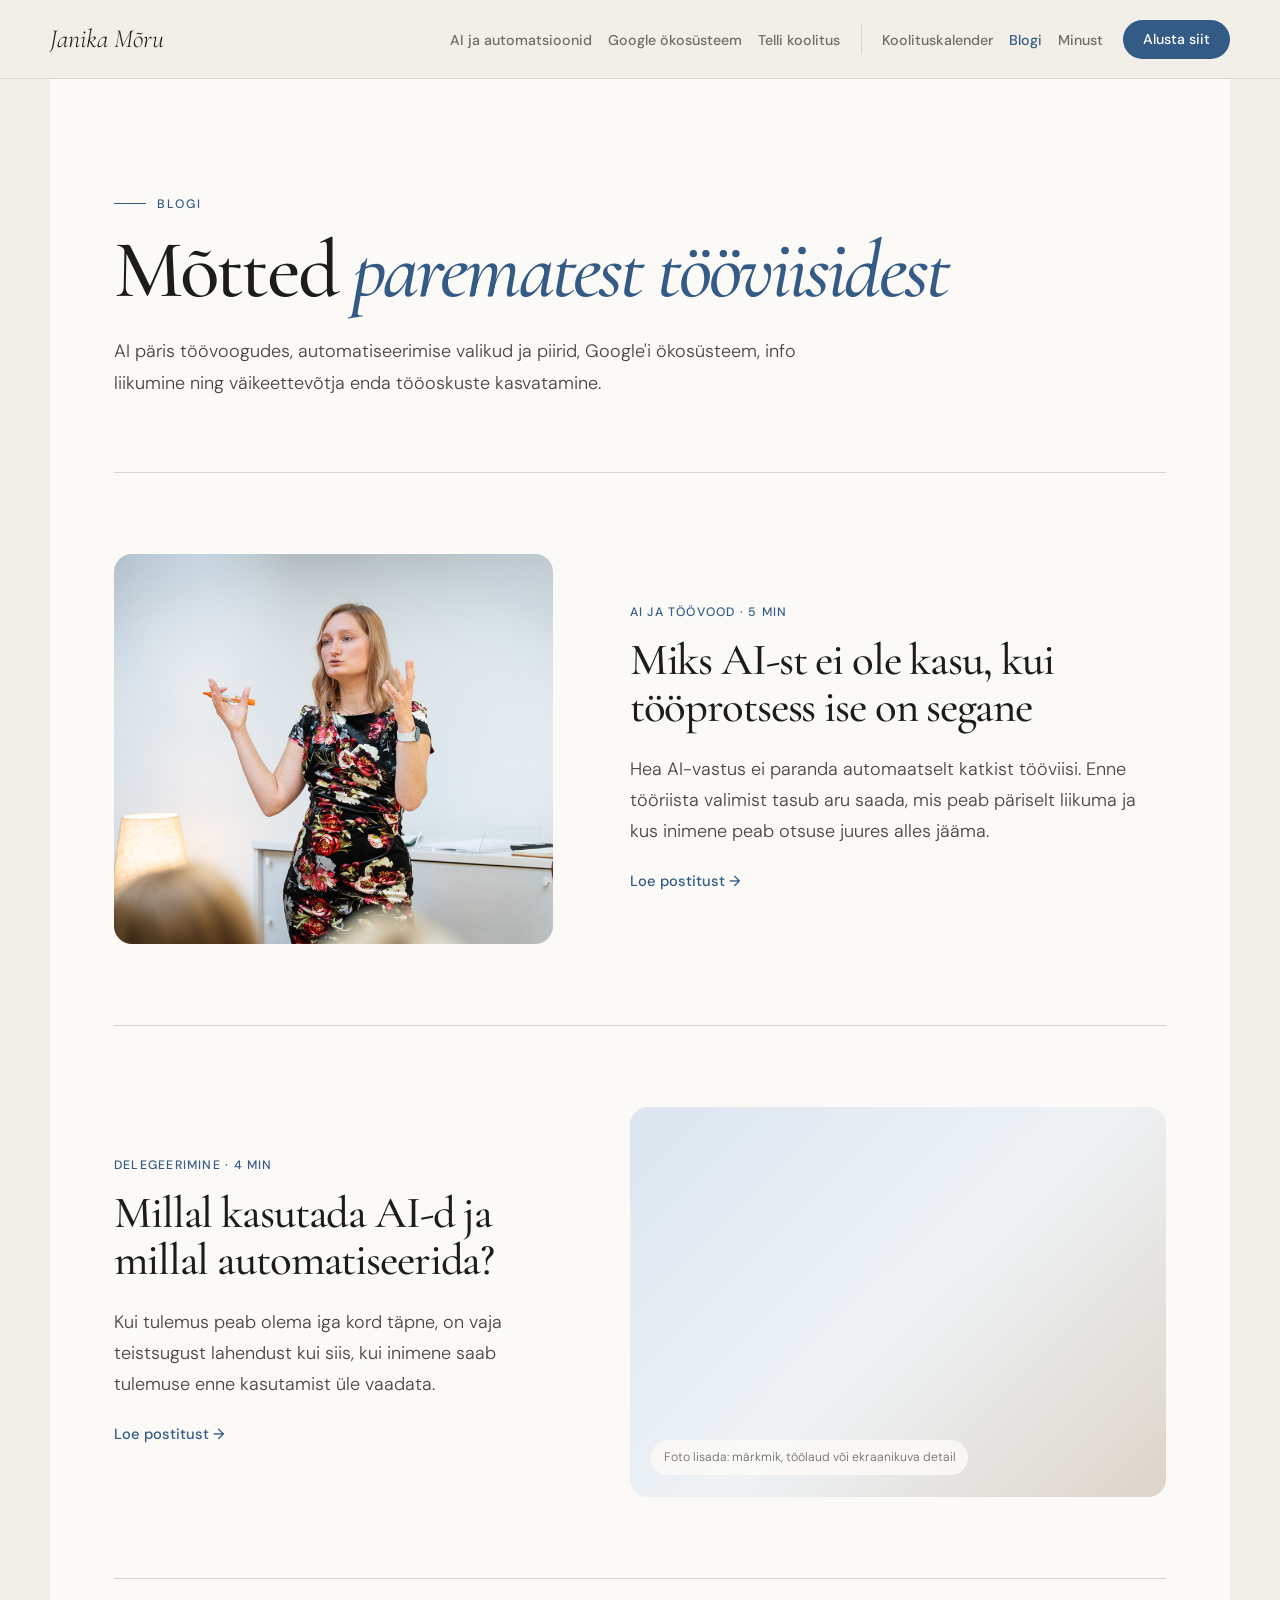
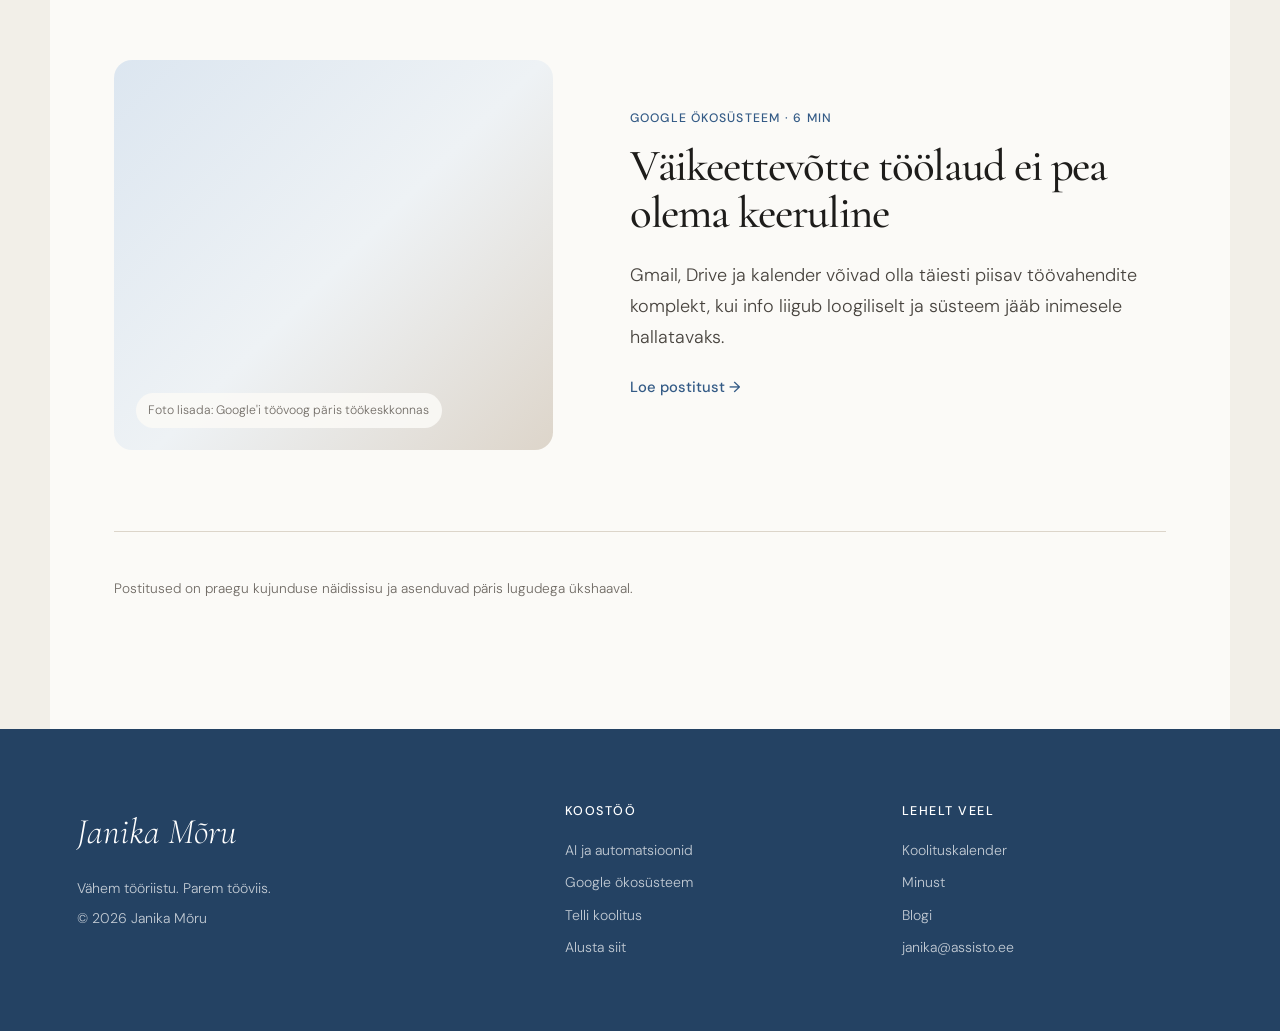
<file: blogi.html>
<!DOCTYPE html>
<html lang="et">
<head>
  <meta charset="UTF-8"><meta name="viewport" content="width=device-width, initial-scale=1">
  <title>Blogi — Janika Mõru</title>
  <meta name="description" content="Mõtted AI-st päris töövoogudes, Google'i ökosüsteemist, automatiseerimisest, delegeerimisest ja väikeettevõtte töökorraldusest.">
  <link rel="preconnect" href="https://fonts.googleapis.com">
  <link href="https://fonts.googleapis.com/css2?family=Cormorant+Garamond:ital,wght@0,400;0,500;1,400&family=DM+Sans:wght@300;400;500&display=swap" rel="stylesheet">
  <link rel="stylesheet" href="style.css"><link rel="stylesheet" href="blogi.css">
</head>
<body>
<a class="skip-link" href="#sisu">Liigu sisu juurde</a>
<nav class="site-nav" aria-label="Põhimenüü"><div class="nav-inner"><a class="nav-logo" href="index.html">Janika Mõru</a><button class="nav-toggle" type="button" aria-expanded="false" aria-controls="nav-links">Menüü</button><ul class="nav-links" id="nav-links"><li><a href="ai-ja-automatsioonid.html">AI ja automatsioonid</a></li><li><a href="google-okosusteem.html">Google ökosüsteem</a></li><li><a href="telli-koolitus.html">Telli koolitus</a></li><li class="nav-group-start"><a href="koolituskalender.html">Koolituskalender</a></li><li><a href="blogi.html" aria-current="page">Blogi</a></li><li><a href="minust.html">Minust</a></li><li class="nav-action"><a class="nav-cta" href="kontakt.html">Alusta siit</a></li></ul></div></nav>

<main id="sisu" class="blog-index">
  <header class="blog-header"><p class="label">Blogi</p><h1>Mõtted <span class="blue-text">parematest tööviisidest</span></h1><p class="lead">AI päris töövoogudes, automatiseerimise valikud ja piirid, Google'i ökosüsteem, info liikumine ning väikeettevõtja enda tööoskuste kasvatamine.</p></header>
  <section class="blog-list" aria-label="Blogipostitused">
    <article class="blog-entry"><a class="blog-entry-visual photo-one" href="blogi/postituse-mall.html" aria-label="Ava näidispostitus"></a><div class="blog-entry-copy"><div class="blog-meta">AI ja töövood · 5 min</div><h2><a href="blogi/postituse-mall.html">Miks AI-st ei ole kasu, kui tööprotsess ise on segane</a></h2><p>Hea AI-vastus ei paranda automaatselt katkist tööviisi. Enne tööriista valimist tasub aru saada, mis peab päriselt liikuma ja kus inimene peab otsuse juures alles jääma.</p><a class="text-link" href="blogi/postituse-mall.html">Loe postitust</a></div></article>
    <article class="blog-entry reverse"><div class="blog-entry-visual placeholder-visual"><span>Foto lisada: märkmik, töölaud või ekraanikuva detail</span></div><div class="blog-entry-copy"><div class="blog-meta">Delegeerimine · 4 min</div><h2><a href="blogi/postituse-mall.html">Millal kasutada AI-d ja millal automatiseerida?</a></h2><p>Kui tulemus peab olema iga kord täpne, on vaja teistsugust lahendust kui siis, kui inimene saab tulemuse enne kasutamist üle vaadata.</p><a class="text-link" href="blogi/postituse-mall.html">Loe postitust</a></div></article>
    <article class="blog-entry"><div class="blog-entry-visual placeholder-visual"><span>Foto lisada: Google'i töövoog päris töökeskkonnas</span></div><div class="blog-entry-copy"><div class="blog-meta">Google ökosüsteem · 6 min</div><h2><a href="blogi/postituse-mall.html">Väikeettevõtte töölaud ei pea olema keeruline</a></h2><p>Gmail, Drive ja kalender võivad olla täiesti piisav töövahendite komplekt, kui info liigub loogiliselt ja süsteem jääb inimesele hallatavaks.</p><a class="text-link" href="blogi/postituse-mall.html">Loe postitust</a></div></article>
  </section>
  <p class="blog-note">Postitused on praegu kujunduse näidissisu ja asenduvad päris lugudega ükshaaval.</p>
</main>
<footer><div><div class="footer-logo">Janika Mõru</div><p>Vähem tööriistu. Parem tööviis.</p><p>© 2026 Janika Mõru</p></div><div class="footer-links"><div class="footer-heading">Koostöö</div><a href="ai-ja-automatsioonid.html">AI ja automatsioonid</a><a href="google-okosusteem.html">Google ökosüsteem</a><a href="telli-koolitus.html">Telli koolitus</a><a href="kontakt.html">Alusta siit</a></div><div class="footer-links"><div class="footer-heading">Lehelt veel</div><a href="koolituskalender.html">Koolituskalender</a><a href="minust.html">Minust</a><a href="blogi.html">Blogi</a><a href="mailto:janika@assisto.ee">janika@assisto.ee</a></div></footer>
<script src="site.js"></script><script src="charla.js"></script>
</body></html>
</file>
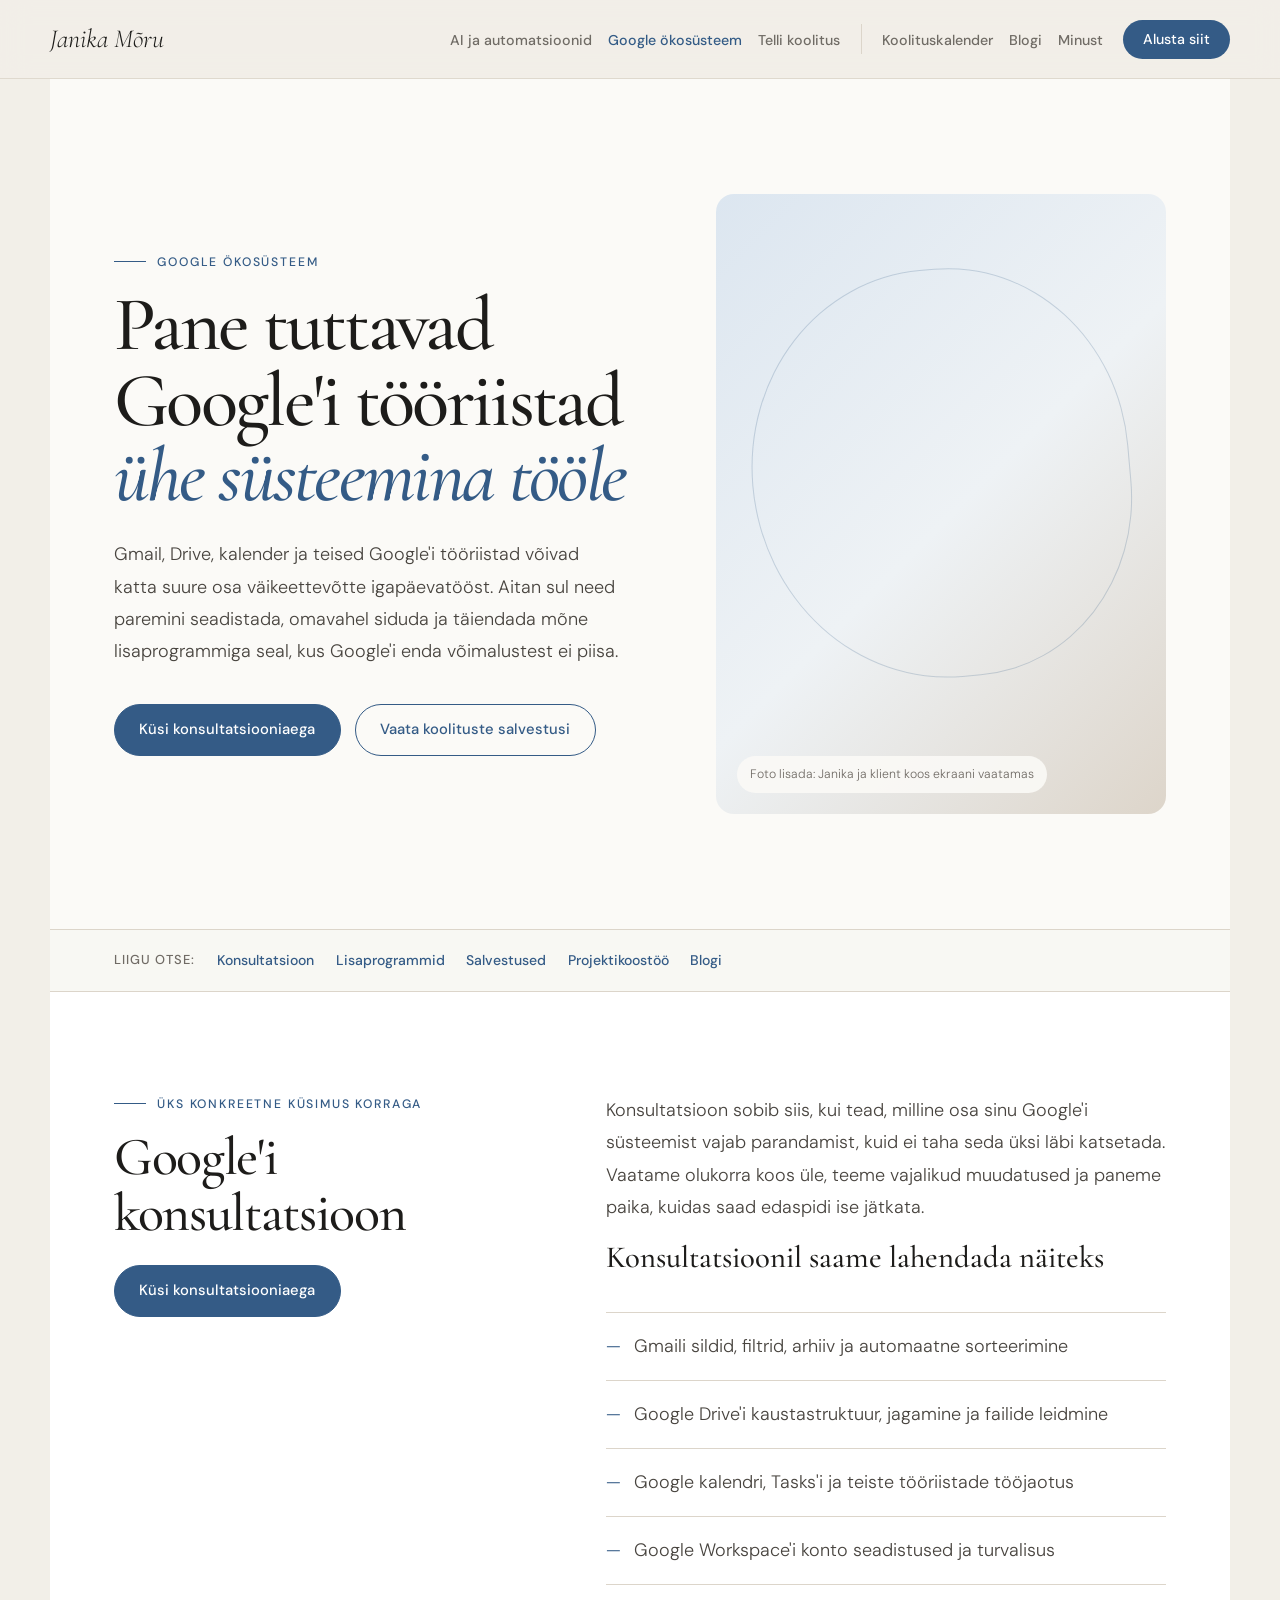
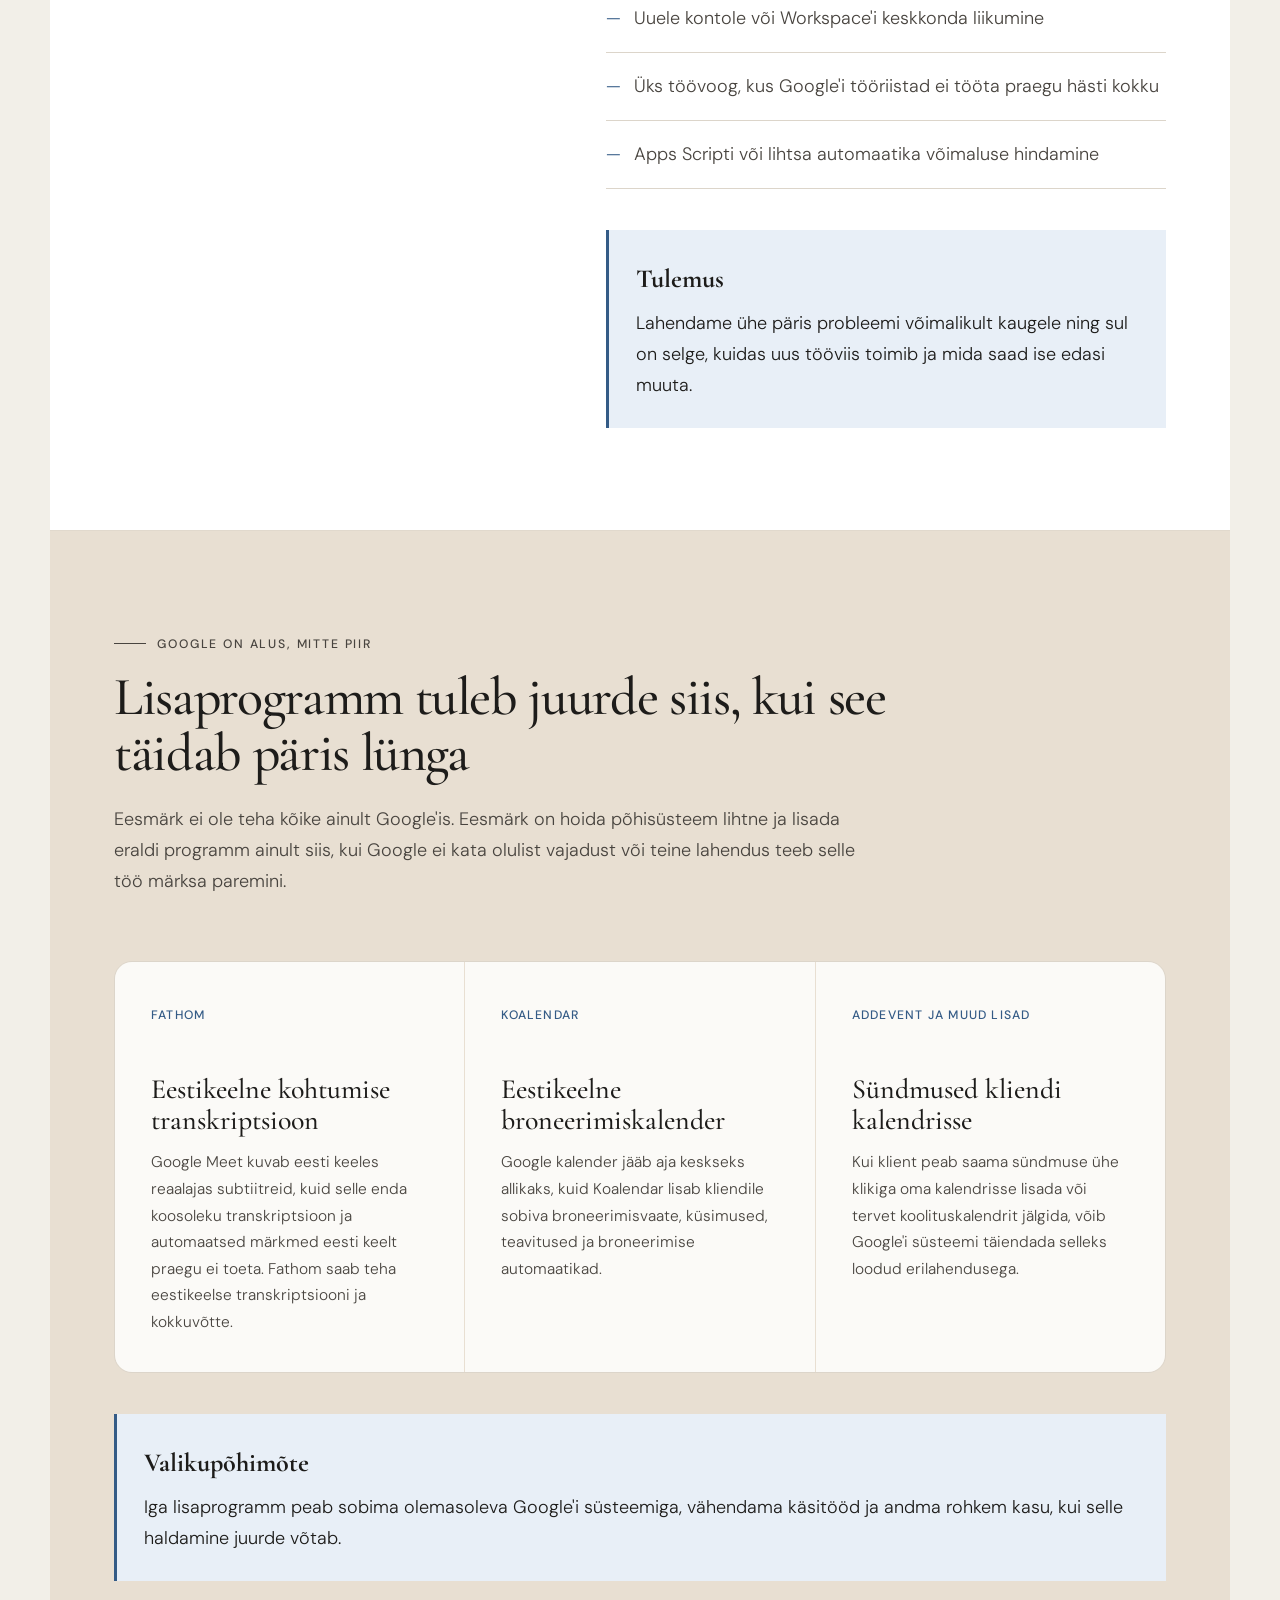
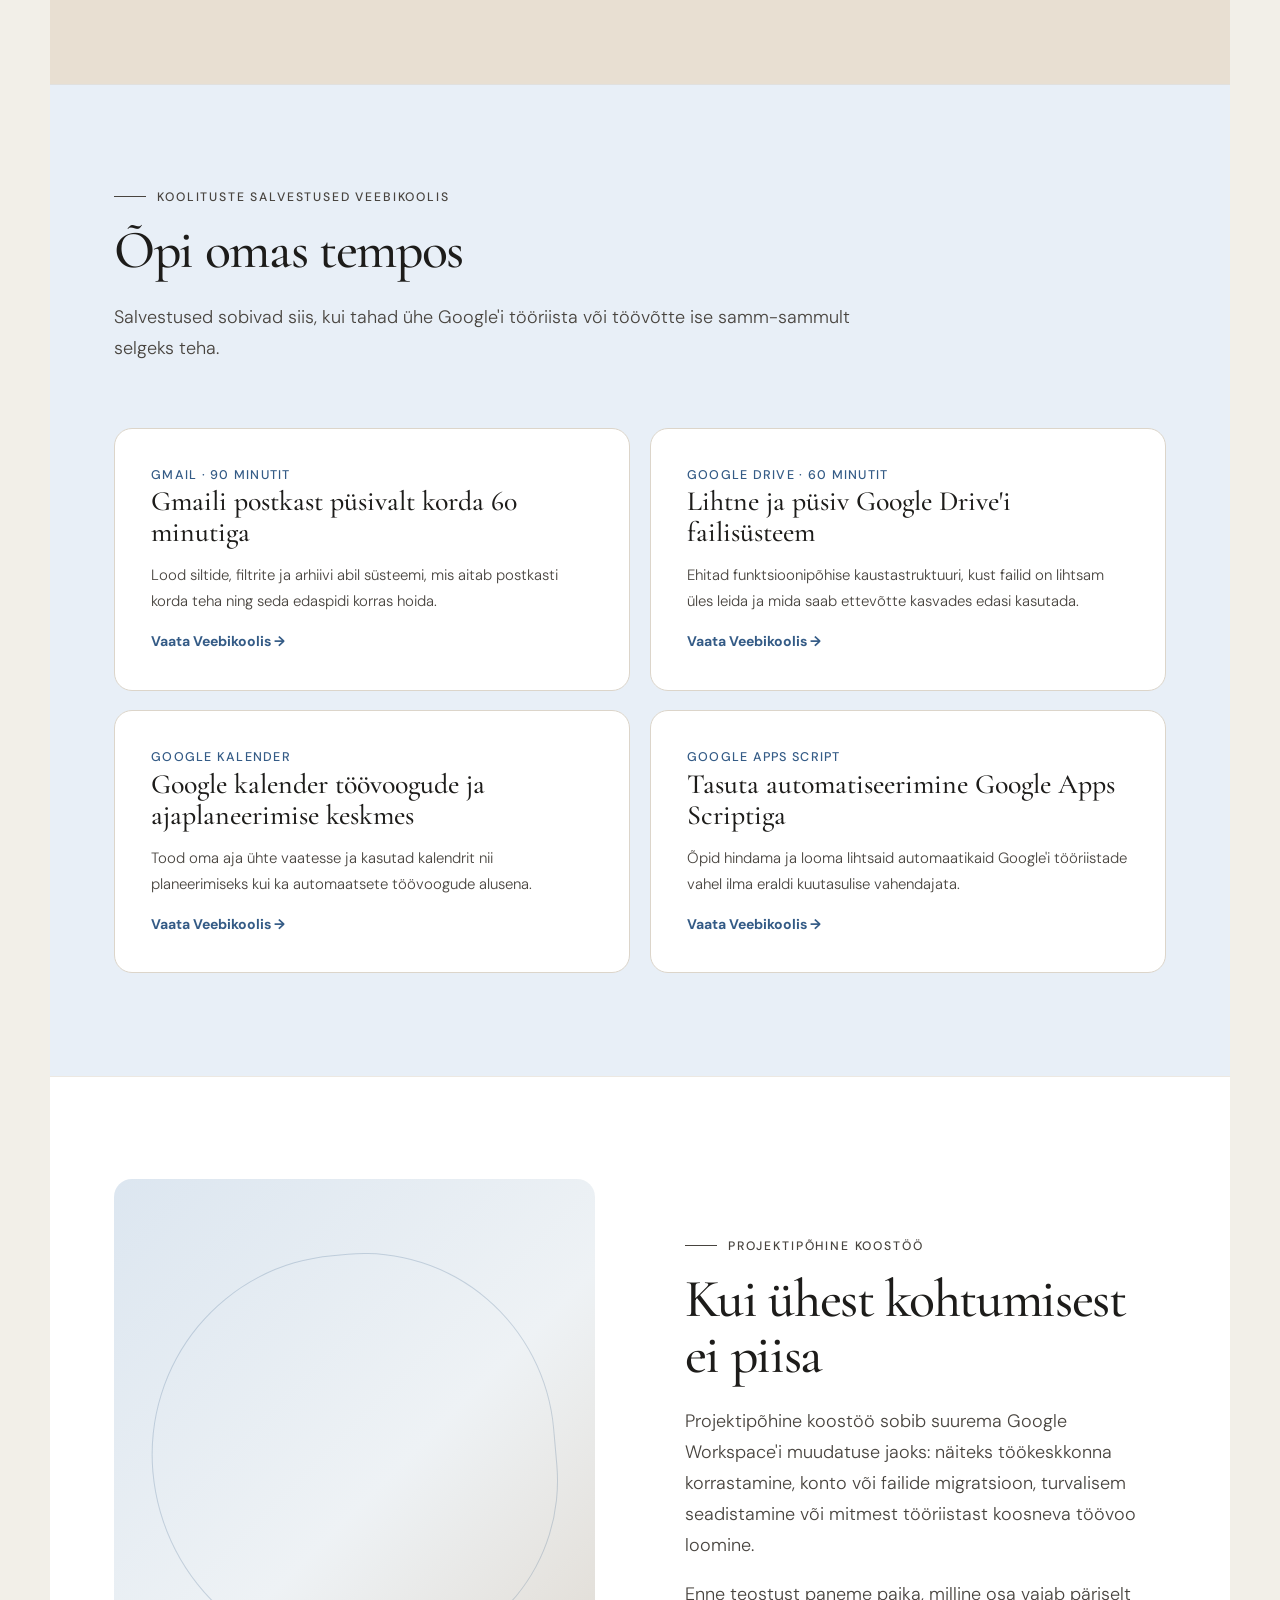
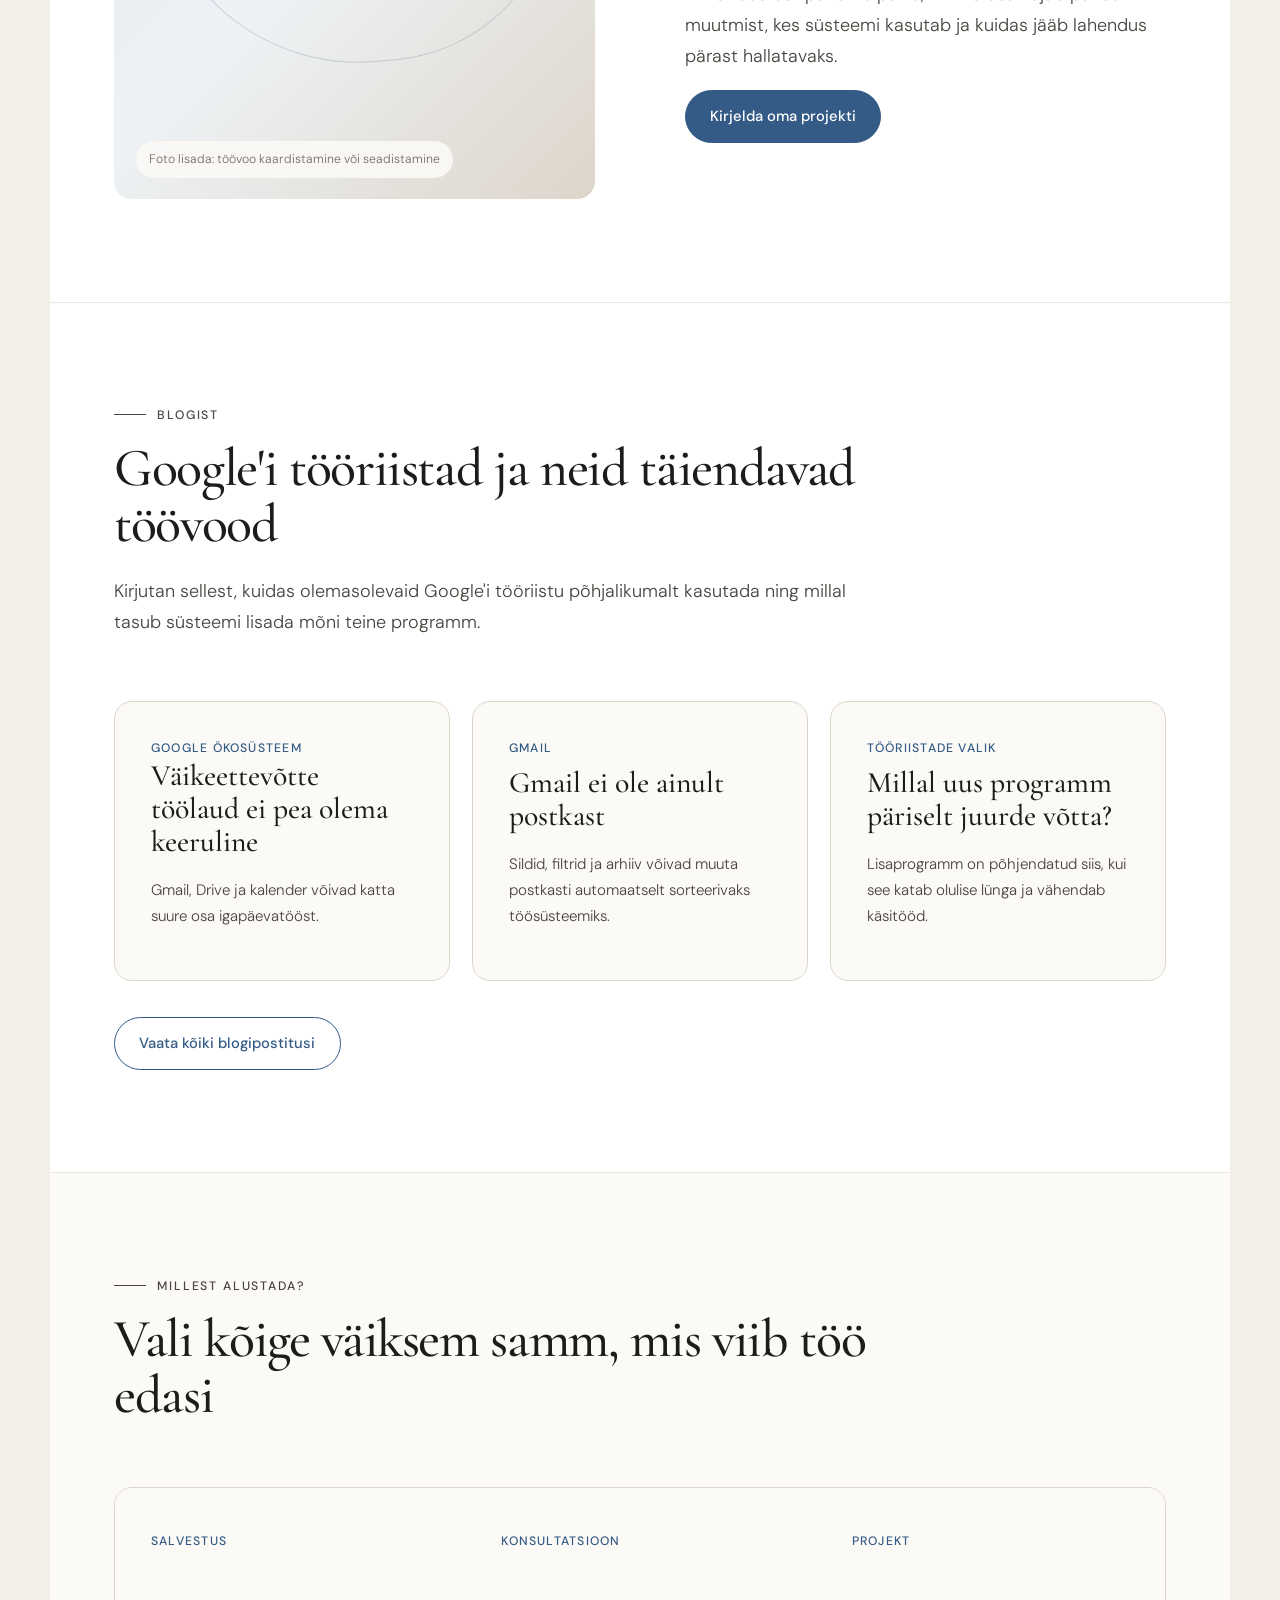
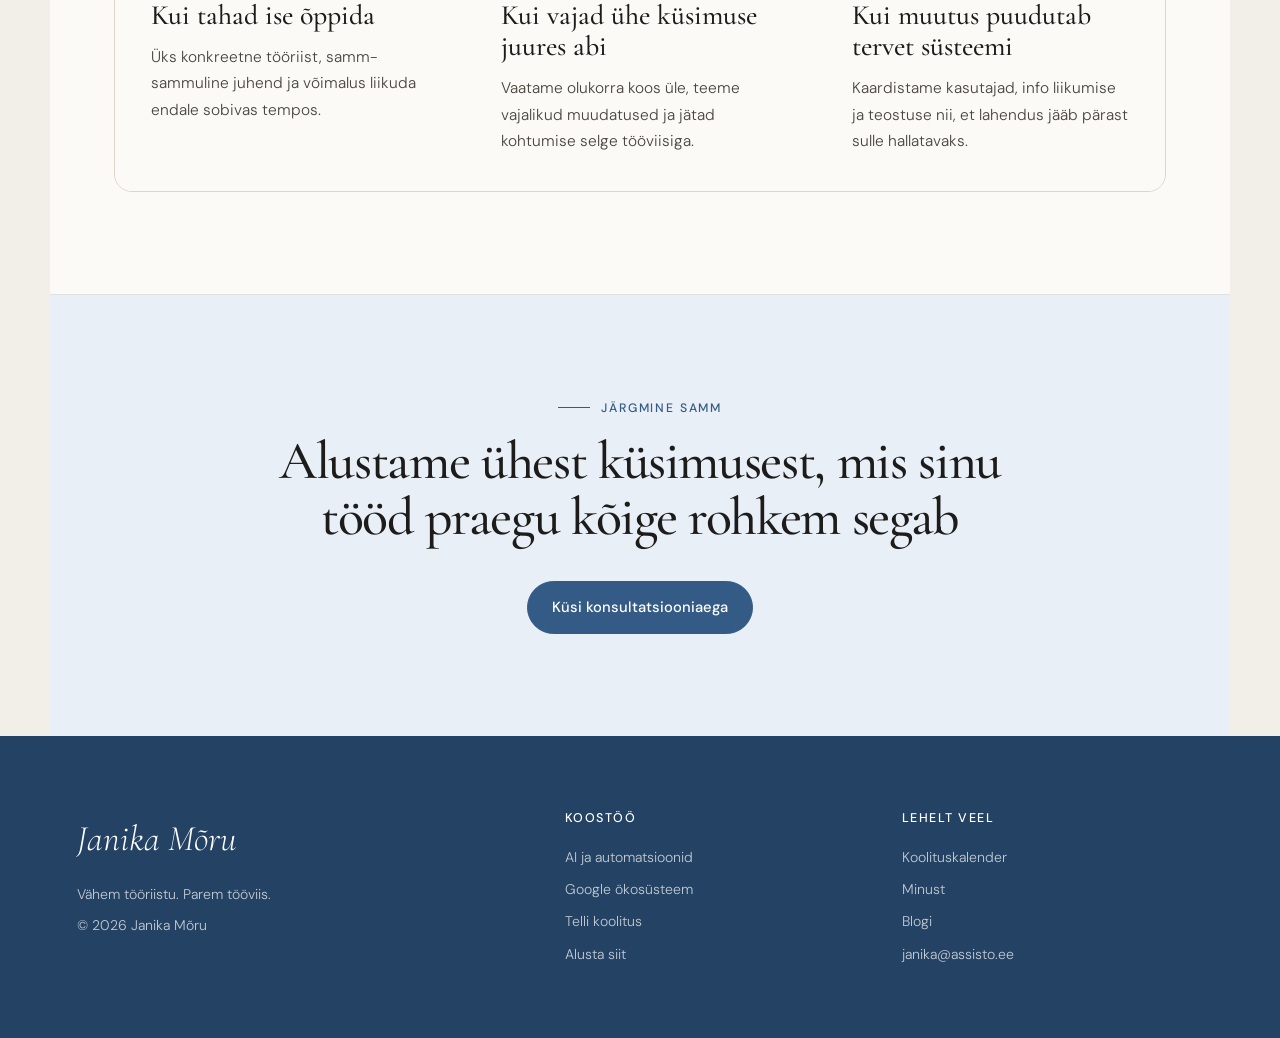
<file: google-okosusteem.html>
<!DOCTYPE html>
<html lang="et">
<head>
  <meta charset="UTF-8">
  <meta name="viewport" content="width=device-width, initial-scale=1">
  <title>Google ökosüsteem — Janika Mõru</title>
  <meta name="description" content="Google'i konsultatsioon, koolituste salvestused ja projektipõhine koostöö Gmaili, Drive'i, kalendri ning Google Workspace'i korrastamiseks.">
  <link rel="preconnect" href="https://fonts.googleapis.com">
  <link href="https://fonts.googleapis.com/css2?family=Cormorant+Garamond:ital,wght@0,400;0,500;1,400&family=DM+Sans:wght@300;400;500&display=swap" rel="stylesheet">
  <link rel="stylesheet" href="style.css">
</head>
<body>
<a class="skip-link" href="#sisu">Liigu sisu juurde</a>
<nav class="site-nav" aria-label="Põhimenüü"><div class="nav-inner">
  <a class="nav-logo" href="index.html">Janika Mõru</a>
  <button class="nav-toggle" type="button" aria-expanded="false" aria-controls="nav-links">Menüü</button>
  <ul class="nav-links" id="nav-links">
    <li><a href="ai-ja-automatsioonid.html">AI ja automatsioonid</a></li>
    <li><a href="google-okosusteem.html" aria-current="page">Google ökosüsteem</a></li>
    <li><a href="telli-koolitus.html">Telli koolitus</a></li>
    <li class="nav-group-start"><a href="koolituskalender.html">Koolituskalender</a></li>
    <li><a href="blogi.html">Blogi</a></li>
    <li><a href="minust.html">Minust</a></li>
    <li class="nav-action"><a class="nav-cta" href="kontakt.html">Alusta siit</a></li>
  </ul>
</div></nav>

<main id="sisu">
  <header class="page-hero">
    <div>
      <p class="label">Google ökosüsteem</p>
      <h1>Pane tuttavad Google'i tööriistad <span class="blue-text">ühe süsteemina tööle</span></h1>
      <p class="lead">Gmail, Drive, kalender ja teised Google'i tööriistad võivad katta suure osa väikeettevõtte igapäevatööst. Aitan sul need paremini seadistada, omavahel siduda ja täiendada mõne lisaprogrammiga seal, kus Google'i enda võimalustest ei piisa.</p>
      <div class="button-row">
        <a class="button" href="kontakt.html#google-konsultatsioon">Küsi konsultatsiooniaega</a>
        <a class="button secondary" href="#salvestused">Vaata koolituste salvestusi</a>
      </div>
    </div>
    <div class="photo-placeholder tall" role="img" aria-label="Siia tuleb foto Google'i konsultatsioonist"><span>Foto lisada: Janika ja klient koos ekraani vaatamas</span></div>
  </header>

  <nav class="section-nav" aria-label="Google ökosüsteemi lehe jaotised">
    <span>Liigu otse:</span>
    <a href="#konsultatsioon">Konsultatsioon</a>
    <a href="#lisaprogrammid">Lisaprogrammid</a>
    <a href="#salvestused">Salvestused</a>
    <a href="#projekt">Projektikoostöö</a>
    <a href="#google-blogi">Blogi</a>
  </nav>

  <section class="section white" id="konsultatsioon">
    <div class="feature-grid">
      <div class="sticky-title">
        <p class="label">Üks konkreetne küsimus korraga</p>
        <h2>Google'i konsultatsioon</h2>
        <a class="button" href="kontakt.html#google-konsultatsioon">Küsi konsultatsiooniaega</a>
      </div>
      <div class="feature-copy">
        <p class="lead">Konsultatsioon sobib siis, kui tead, milline osa sinu Google'i süsteemist vajab parandamist, kuid ei taha seda üksi läbi katsetada. Vaatame olukorra koos üle, teeme vajalikud muudatused ja paneme paika, kuidas saad edaspidi ise jätkata.</p>
        <h3>Konsultatsioonil saame lahendada näiteks</h3>
        <ul class="check-list">
          <li>Gmaili sildid, filtrid, arhiiv ja automaatne sorteerimine</li>
          <li>Google Drive'i kaustastruktuur, jagamine ja failide leidmine</li>
          <li>Google kalendri, Tasks'i ja teiste tööriistade tööjaotus</li>
          <li>Google Workspace'i konto seadistused ja turvalisus</li>
          <li>Uuele kontole või Workspace'i keskkonda liikumine</li>
          <li>Üks töövoog, kus Google'i tööriistad ei tööta praegu hästi kokku</li>
          <li>Apps Scripti või lihtsa automaatika võimaluse hindamine</li>
        </ul>
        <div class="outcome"><strong>Tulemus</strong>Lahendame ühe päris probleemi võimalikult kaugele ning sul on selge, kuidas uus tööviis toimib ja mida saad ise edasi muuta.</div>
      </div>
    </div>
  </section>

  <section class="section sand" id="lisaprogrammid">
    <div class="section-head">
      <p class="label">Google on alus, mitte piir</p>
      <h2>Lisaprogramm tuleb juurde siis, kui see täidab päris lünga</h2>
      <p>Eesmärk ei ole teha kõike ainult Google'is. Eesmärk on hoida põhisüsteem lihtne ja lisada eraldi programm ainult siis, kui Google ei kata olulist vajadust või teine lahendus teeb selle töö märksa paremini.</p>
    </div>
    <div class="example-grid">
      <article class="example"><span>Fathom</span><h3>Eestikeelne kohtumise transkriptsioon</h3><p>Google Meet kuvab eesti keeles reaalajas subtiitreid, kuid selle enda koosoleku transkriptsioon ja automaatsed märkmed eesti keelt praegu ei toeta. Fathom saab teha eestikeelse transkriptsiooni ja kokkuvõtte.</p></article>
      <article class="example"><span>Koalendar</span><h3>Eestikeelne broneerimiskalender</h3><p>Google kalender jääb aja keskseks allikaks, kuid Koalendar lisab kliendile sobiva broneerimisvaate, küsimused, teavitused ja broneerimise automaatikad.</p></article>
      <article class="example"><span>AddEvent ja muud lisad</span><h3>Sündmused kliendi kalendrisse</h3><p>Kui klient peab saama sündmuse ühe klikiga oma kalendrisse lisada või tervet koolituskalendrit jälgida, võib Google'i süsteemi täiendada selleks loodud erilahendusega.</p></article>
    </div>
    <div class="outcome"><strong>Valikupõhimõte</strong>Iga lisaprogramm peab sobima olemasoleva Google'i süsteemiga, vähendama käsitööd ja andma rohkem kasu, kui selle haldamine juurde võtab.</div>
  </section>

  <section class="section blue-soft" id="salvestused">
    <div class="section-head">
      <p class="label">Koolituste salvestused Veebikoolis</p>
      <h2>Õpi omas tempos</h2>
      <p>Salvestused sobivad siis, kui tahad ühe Google'i tööriista või töövõtte ise samm-sammult selgeks teha.</p>
    </div>
    <div class="course-grid">
      <a class="course" href="https://veebikool.ee/toode/gmaili-postkast-pusivalt-korda-60-minutiga/" target="_blank" rel="noopener"><span class="course-meta">Gmail · 90 minutit</span><h3>Gmaili postkast püsivalt korda 60 minutiga</h3><p>Lood siltide, filtrite ja arhiivi abil süsteemi, mis aitab postkasti korda teha ning seda edaspidi korras hoida.</p><strong>Vaata Veebikoolis →</strong></a>
      <a class="course" href="https://veebikool.ee/toode/lihtne-ja-pusiv-google-drivei-failisusteem-vaikeettevotjale/" target="_blank" rel="noopener"><span class="course-meta">Google Drive · 60 minutit</span><h3>Lihtne ja püsiv Google Drive'i failisüsteem</h3><p>Ehitad funktsioonipõhise kaustastruktuuri, kust failid on lihtsam üles leida ja mida saab ettevõtte kasvades edasi kasutada.</p><strong>Vaata Veebikoolis →</strong></a>
      <a class="course" href="https://veebikool.ee/toode/google-calendar-kui-parim-kalender-automaatseteks-toovoogudeks-ja-ajaplaneerimiseks/" target="_blank" rel="noopener"><span class="course-meta">Google kalender</span><h3>Google kalender töövoogude ja ajaplaneerimise keskmes</h3><p>Tood oma aja ühte vaatesse ja kasutad kalendrit nii planeerimiseks kui ka automaatsete töövoogude alusena.</p><strong>Vaata Veebikoolis →</strong></a>
      <a class="course" href="https://veebikool.ee/toode/tasuta-automatiseerimine-google-apps-scriptiga/" target="_blank" rel="noopener"><span class="course-meta">Google Apps Script</span><h3>Tasuta automatiseerimine Google Apps Scriptiga</h3><p>Õpid hindama ja looma lihtsaid automaatikaid Google'i tööriistade vahel ilma eraldi kuutasulise vahendajata.</p><strong>Vaata Veebikoolis →</strong></a>
    </div>
  </section>

  <section class="section white" id="projekt">
    <div class="editorial-split">
      <div class="photo-placeholder tall" role="img" aria-label="Siia tuleb foto Google Workspace'i projektitööst"><span>Foto lisada: töövoo kaardistamine või seadistamine</span></div>
      <div class="editorial-copy">
        <p class="label">Projektipõhine koostöö</p>
        <h2>Kui ühest kohtumisest ei piisa</h2>
        <p>Projektipõhine koostöö sobib suurema Google Workspace'i muudatuse jaoks: näiteks töökeskkonna korrastamine, konto või failide migratsioon, turvalisem seadistamine või mitmest tööriistast koosneva töövoo loomine.</p>
        <p>Enne teostust paneme paika, milline osa vajab päriselt muutmist, kes süsteemi kasutab ja kuidas jääb lahendus pärast hallatavaks.</p>
        <a class="button" href="mailto:janika@assisto.ee?subject=Google%20Workspace'i%20projekti%20päring">Kirjelda oma projekti</a>
      </div>
    </div>
  </section>

  <section class="section white" id="google-blogi">
    <div class="section-head">
      <p class="label">Blogist</p>
      <h2>Google'i tööriistad ja neid täiendavad töövood</h2>
      <p>Kirjutan sellest, kuidas olemasolevaid Google'i tööriistu põhjalikumalt kasutada ning millal tasub süsteemi lisada mõni teine programm.</p>
    </div>
    <div class="post-grid">
      <a class="post-card" href="blogi/postituse-mall.html"><span class="post-meta">Google ökosüsteem</span><h3>Väikeettevõtte töölaud ei pea olema keeruline</h3><p>Gmail, Drive ja kalender võivad katta suure osa igapäevatööst.</p></a>
      <a class="post-card" href="blogi/postituse-mall.html"><span class="post-meta">Gmail</span><h3>Gmail ei ole ainult postkast</h3><p>Sildid, filtrid ja arhiiv võivad muuta postkasti automaatselt sorteerivaks töösüsteemiks.</p></a>
      <a class="post-card" href="blogi/postituse-mall.html"><span class="post-meta">Tööriistade valik</span><h3>Millal uus programm päriselt juurde võtta?</h3><p>Lisaprogramm on põhjendatud siis, kui see katab olulise lünga ja vähendab käsitööd.</p></a>
    </div>
    <div class="button-row"><a class="button secondary" href="blogi.html">Vaata kõiki blogipostitusi</a></div>
  </section>

  <section class="section paper">
    <div class="section-head">
      <p class="label">Millest alustada?</p>
      <h2>Vali kõige väiksem samm, mis viib töö edasi</h2>
    </div>
    <div class="example-grid">
      <article class="example"><span>Salvestus</span><h3>Kui tahad ise õppida</h3><p>Üks konkreetne tööriist, samm-sammuline juhend ja võimalus liikuda endale sobivas tempos.</p></article>
      <article class="example"><span>Konsultatsioon</span><h3>Kui vajad ühe küsimuse juures abi</h3><p>Vaatame olukorra koos üle, teeme vajalikud muudatused ja jätad kohtumise selge tööviisiga.</p></article>
      <article class="example"><span>Projekt</span><h3>Kui muutus puudutab tervet süsteemi</h3><p>Kaardistame kasutajad, info liikumise ja teostuse nii, et lahendus jääb pärast sulle hallatavaks.</p></article>
    </div>
  </section>

  <section class="section blue-soft closing">
    <p class="label">Järgmine samm</p>
    <h2>Alustame ühest küsimusest, mis sinu tööd praegu kõige rohkem segab</h2>
    <div class="button-row"><a class="button" href="kontakt.html#google-konsultatsioon">Küsi konsultatsiooniaega</a></div>
  </section>
</main>

<footer>
  <div><div class="footer-logo">Janika Mõru</div><p>Vähem tööriistu. Parem tööviis.</p><p>© 2026 Janika Mõru</p></div>
  <div class="footer-links"><div class="footer-heading">Koostöö</div><a href="ai-ja-automatsioonid.html">AI ja automatsioonid</a><a href="google-okosusteem.html">Google ökosüsteem</a><a href="telli-koolitus.html">Telli koolitus</a><a href="kontakt.html">Alusta siit</a></div>
  <div class="footer-links"><div class="footer-heading">Lehelt veel</div><a href="koolituskalender.html">Koolituskalender</a><a href="minust.html">Minust</a><a href="blogi.html">Blogi</a><a href="mailto:janika@assisto.ee">janika@assisto.ee</a></div>
</footer>
<script src="site.js"></script><script src="charla.js"></script>
</body>
</html>
</file>
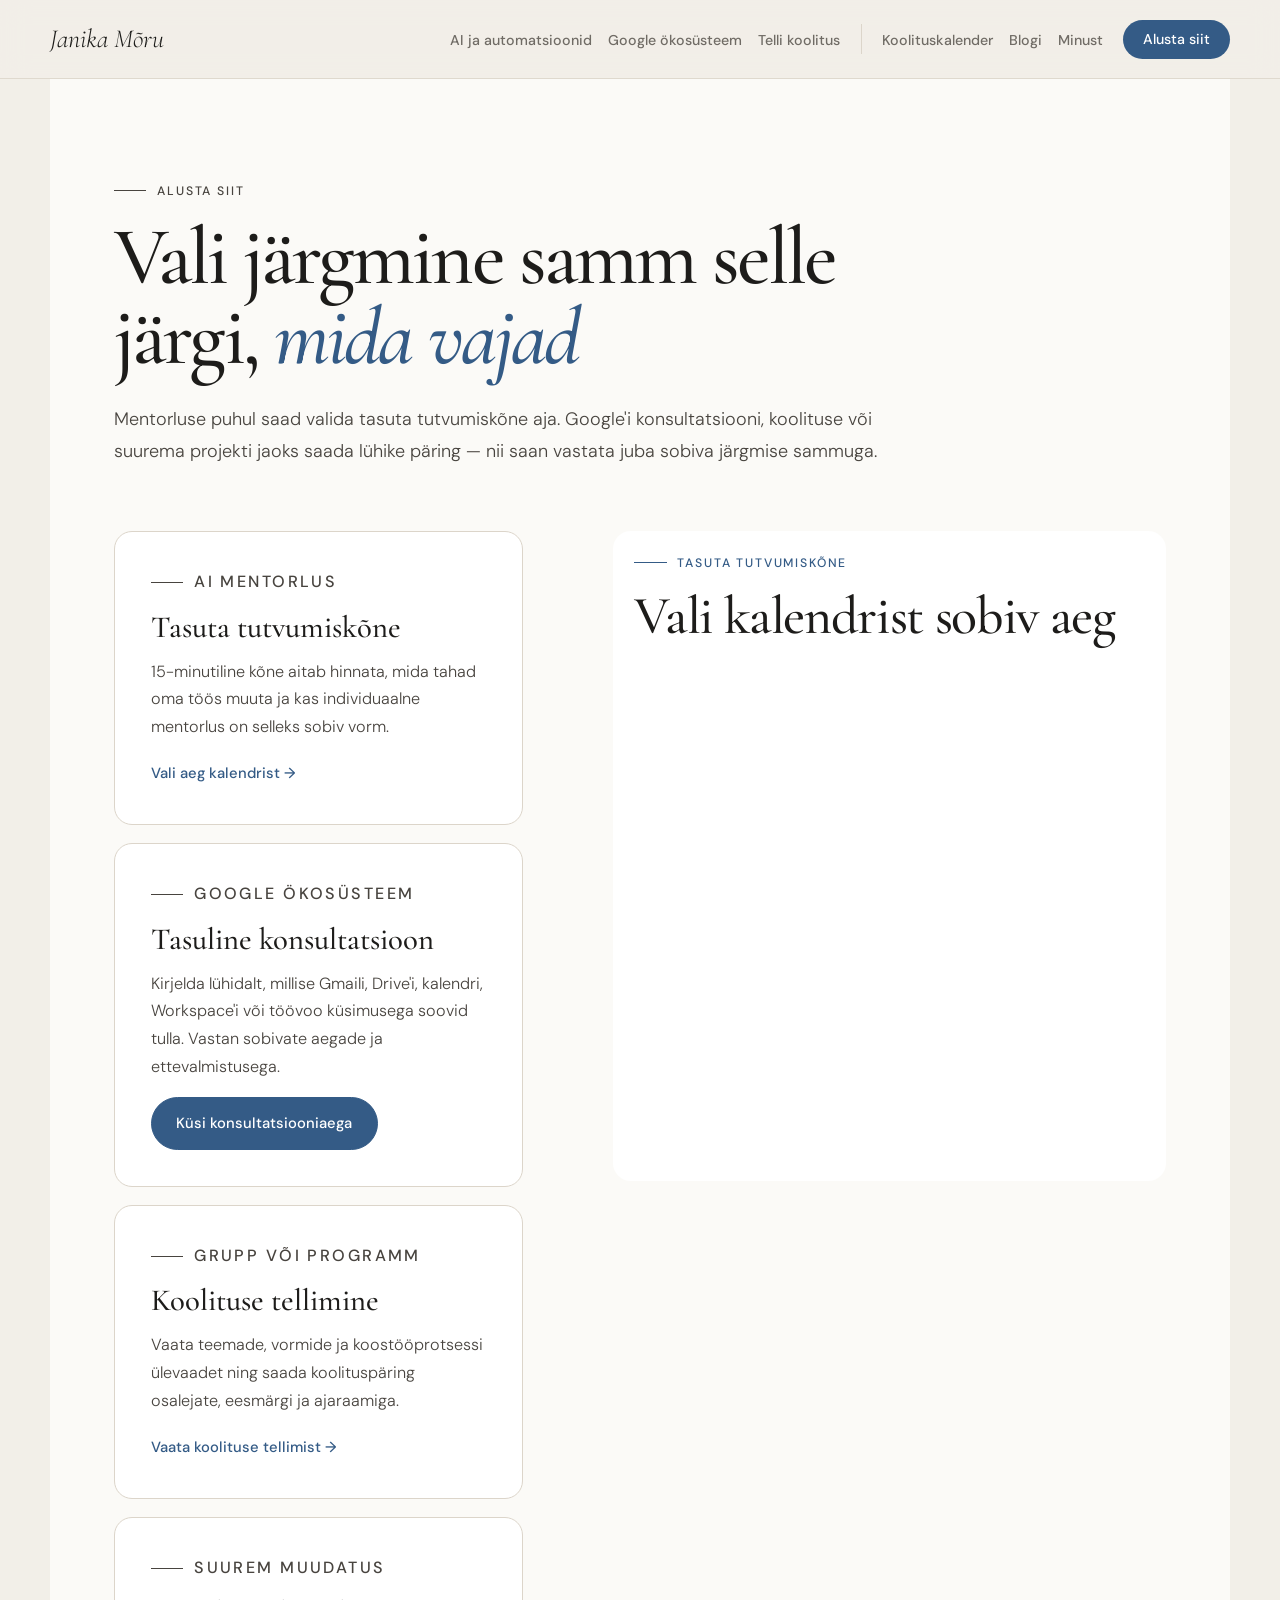
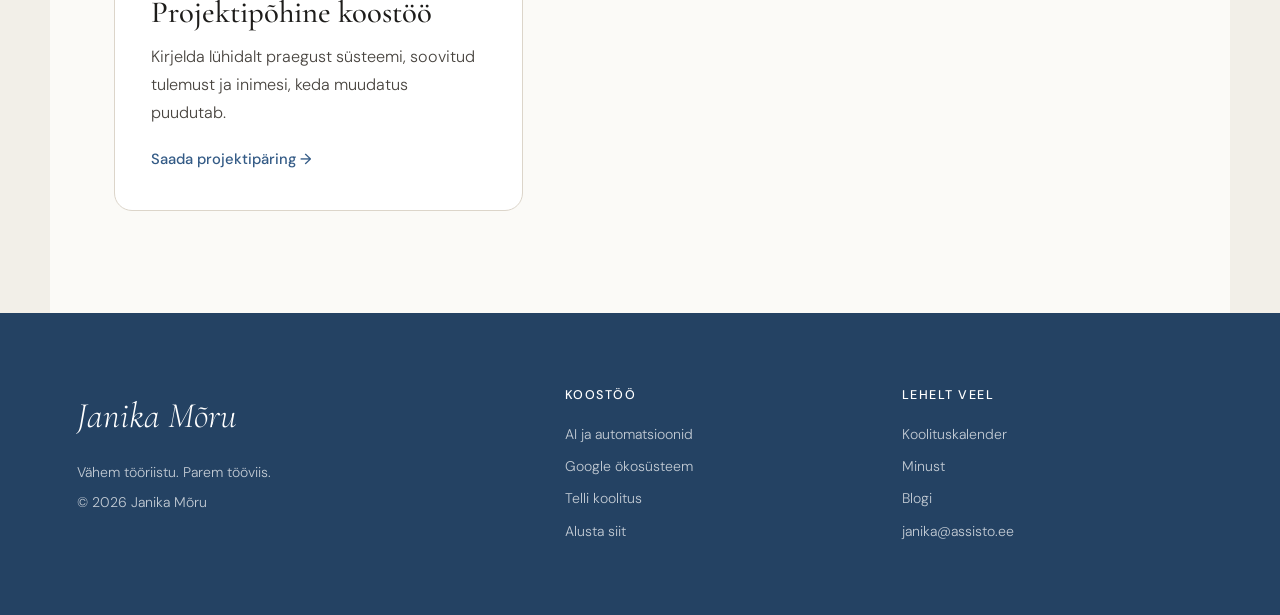
<file: kontakt.html>
<!DOCTYPE html>
<html lang="et">
<head>
  <meta charset="UTF-8"><meta name="viewport" content="width=device-width, initial-scale=1">
  <title>Alusta siit — Janika Mõru</title>
  <meta name="description" content="Vali AI mentorluse, Google'i konsultatsiooni, koolituse tellimise või projektipõhise koostöö järgmine samm.">
  <link rel="preconnect" href="https://fonts.googleapis.com">
  <link href="https://fonts.googleapis.com/css2?family=Cormorant+Garamond:ital,wght@0,400;0,500;1,400&family=DM+Sans:wght@300;400;500&display=swap" rel="stylesheet">
  <link rel="stylesheet" href="style.css">
</head>
<body>
<a class="skip-link" href="#sisu">Liigu sisu juurde</a>
<nav class="site-nav" aria-label="Põhimenüü"><div class="nav-inner">
  <a class="nav-logo" href="index.html">Janika Mõru</a><button class="nav-toggle" type="button" aria-expanded="false" aria-controls="nav-links">Menüü</button>
  <ul class="nav-links" id="nav-links"><li><a href="ai-ja-automatsioonid.html">AI ja automatsioonid</a></li><li><a href="google-okosusteem.html">Google ökosüsteem</a></li><li><a href="telli-koolitus.html">Telli koolitus</a></li><li class="nav-group-start"><a href="koolituskalender.html">Koolituskalender</a></li><li><a href="blogi.html">Blogi</a></li><li><a href="minust.html">Minust</a></li><li class="nav-action"><a class="nav-cta" href="kontakt.html" aria-current="page">Alusta siit</a></li></ul>
</div></nav>

<main id="sisu">
  <section class="section paper">
    <div class="section-head"><p class="label">Alusta siit</p><h1>Vali järgmine samm selle järgi, <span class="blue-text">mida vajad</span></h1><p class="lead">Mentorluse puhul saad valida tasuta tutvumiskõne aja. Google'i konsultatsiooni, koolituse või suurema projekti jaoks saada lühike päring — nii saan vastata juba sobiva järgmise sammuga.</p></div>
    <div class="contact-layout">
      <div class="contact-options">
        <article class="contact-card" id="tutvumiskone"><p class="label">AI mentorlus</p><h3>Tasuta tutvumiskõne</h3><p>15-minutiline kõne aitab hinnata, mida tahad oma töös muuta ja kas individuaalne mentorlus on selleks sobiv vorm.</p><a class="text-link" href="#kalender">Vali aeg kalendrist</a></article>
        <article class="contact-card" id="google-konsultatsioon"><p class="label">Google ökosüsteem</p><h3>Tasuline konsultatsioon</h3><p>Kirjelda lühidalt, millise Gmaili, Drive'i, kalendri, Workspace'i või töövoo küsimusega soovid tulla. Vastan sobivate aegade ja ettevalmistusega.</p><a class="button" href="mailto:janika@assisto.ee?subject=Google'i%20konsultatsiooni%20päring">Küsi konsultatsiooniaega</a></article>
        <article class="contact-card"><p class="label">Grupp või programm</p><h3>Koolituse tellimine</h3><p>Vaata teemade, vormide ja koostööprotsessi ülevaadet ning saada koolituspäring osalejate, eesmärgi ja ajaraamiga.</p><a class="text-link" href="telli-koolitus.html">Vaata koolituse tellimist</a></article>
        <article class="contact-card"><p class="label">Suurem muudatus</p><h3>Projektipõhine koostöö</h3><p>Kirjelda lühidalt praegust süsteemi, soovitud tulemust ja inimesi, keda muudatus puudutab.</p><a class="text-link" href="mailto:janika@assisto.ee?subject=Projektipõhise%20koostöö%20päring">Saada projektipäring</a></article>
      </div>
      <div class="booking-frame" id="kalender" aria-label="Koalendari broneerimiskalender">
        <p class="label">Tasuta tutvumiskõne</p><h2>Vali kalendrist sobiv aeg</h2>
        <div id="inline-widget-tasuta-konsultatsioon"></div>
      </div>
    </div>
  </section>
</main>
<footer><div><div class="footer-logo">Janika Mõru</div><p>Vähem tööriistu. Parem tööviis.</p><p>© 2026 Janika Mõru</p></div><div class="footer-links"><div class="footer-heading">Koostöö</div><a href="ai-ja-automatsioonid.html">AI ja automatsioonid</a><a href="google-okosusteem.html">Google ökosüsteem</a><a href="telli-koolitus.html">Telli koolitus</a><a href="kontakt.html">Alusta siit</a></div><div class="footer-links"><div class="footer-heading">Lehelt veel</div><a href="koolituskalender.html">Koolituskalender</a><a href="minust.html">Minust</a><a href="blogi.html">Blogi</a><a href="mailto:janika@assisto.ee">janika@assisto.ee</a></div></footer>
<script>window.Koalendar=window.Koalendar||function(){(Koalendar.props=Koalendar.props||[]).push(arguments)};</script>
<script async src="https://koalendar.com/assets/widget.js"></script>
<script>Koalendar('inline', {"url":"https://koalendar.com/e/tasuta-konsultatsioon","selector":"#inline-widget-tasuta-konsultatsioon"});</script>
<script src="site.js"></script><script src="charla.js"></script>
</body></html>
</file>
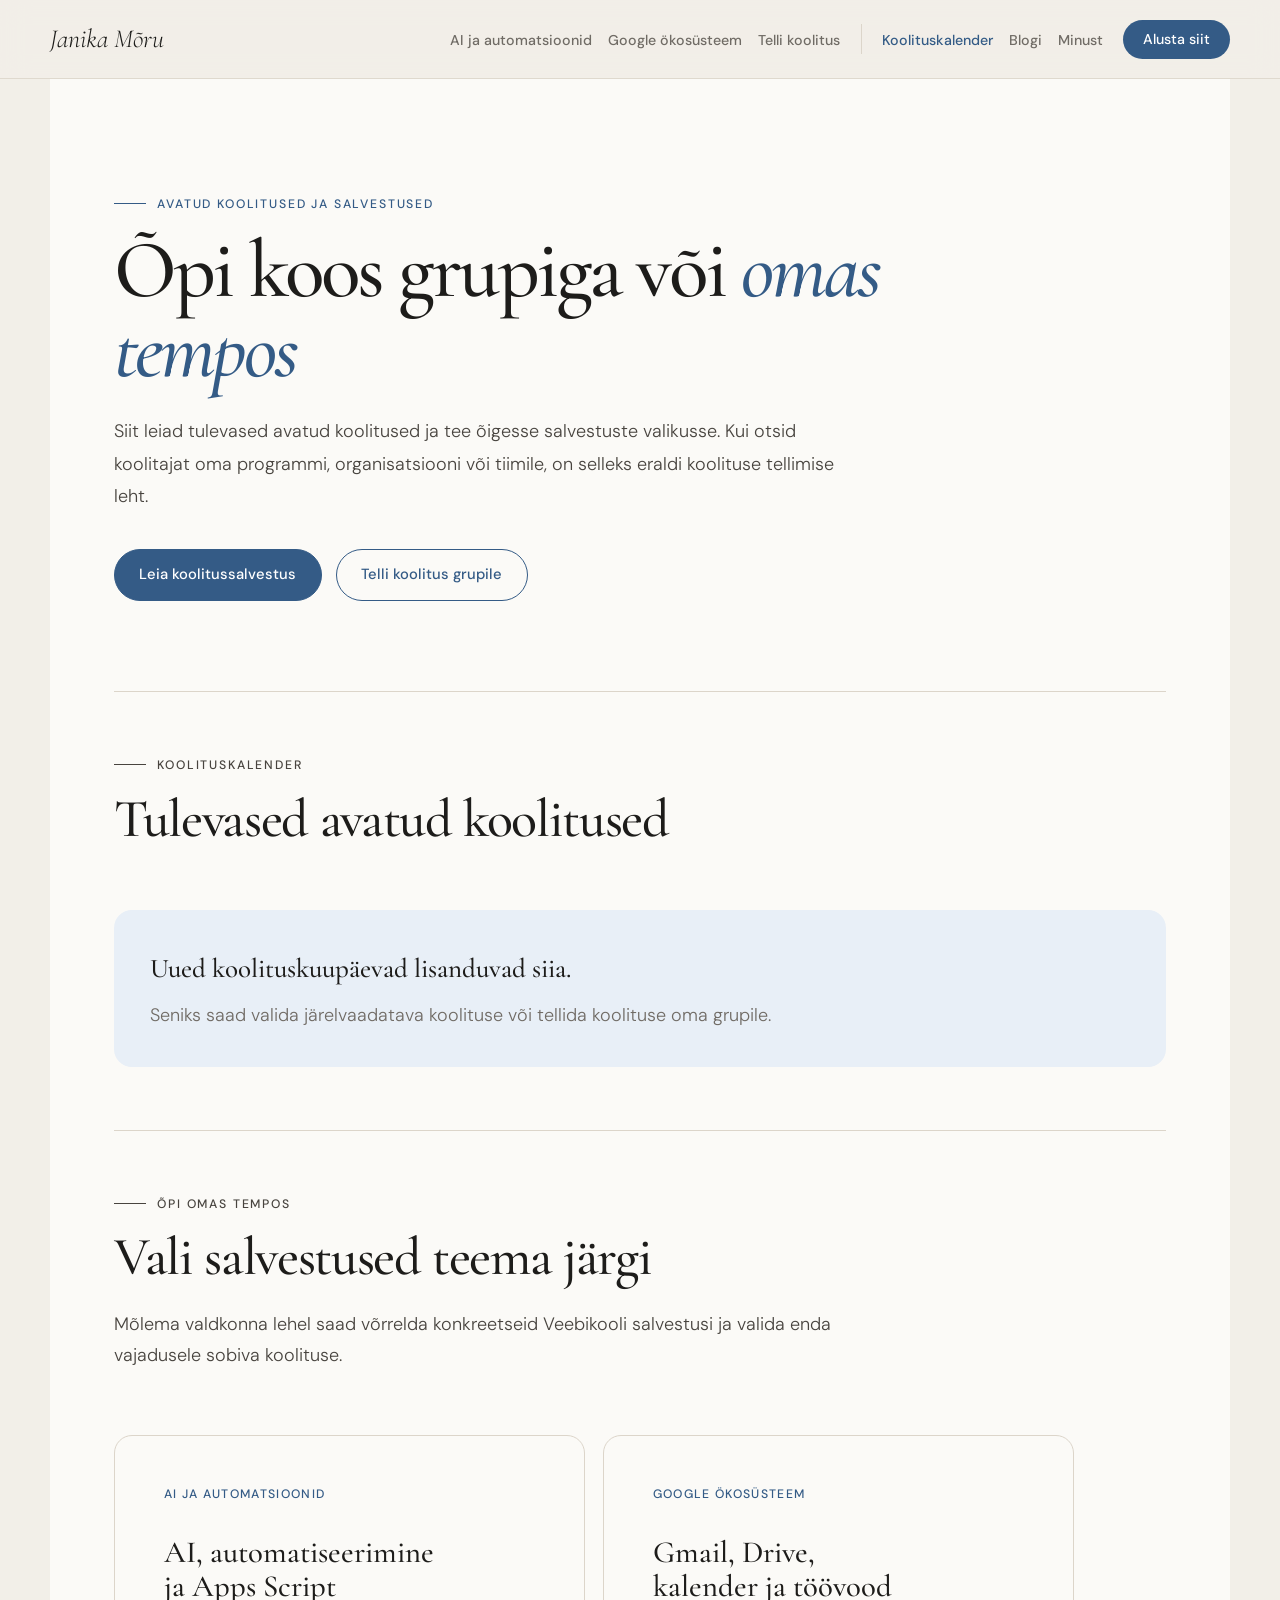
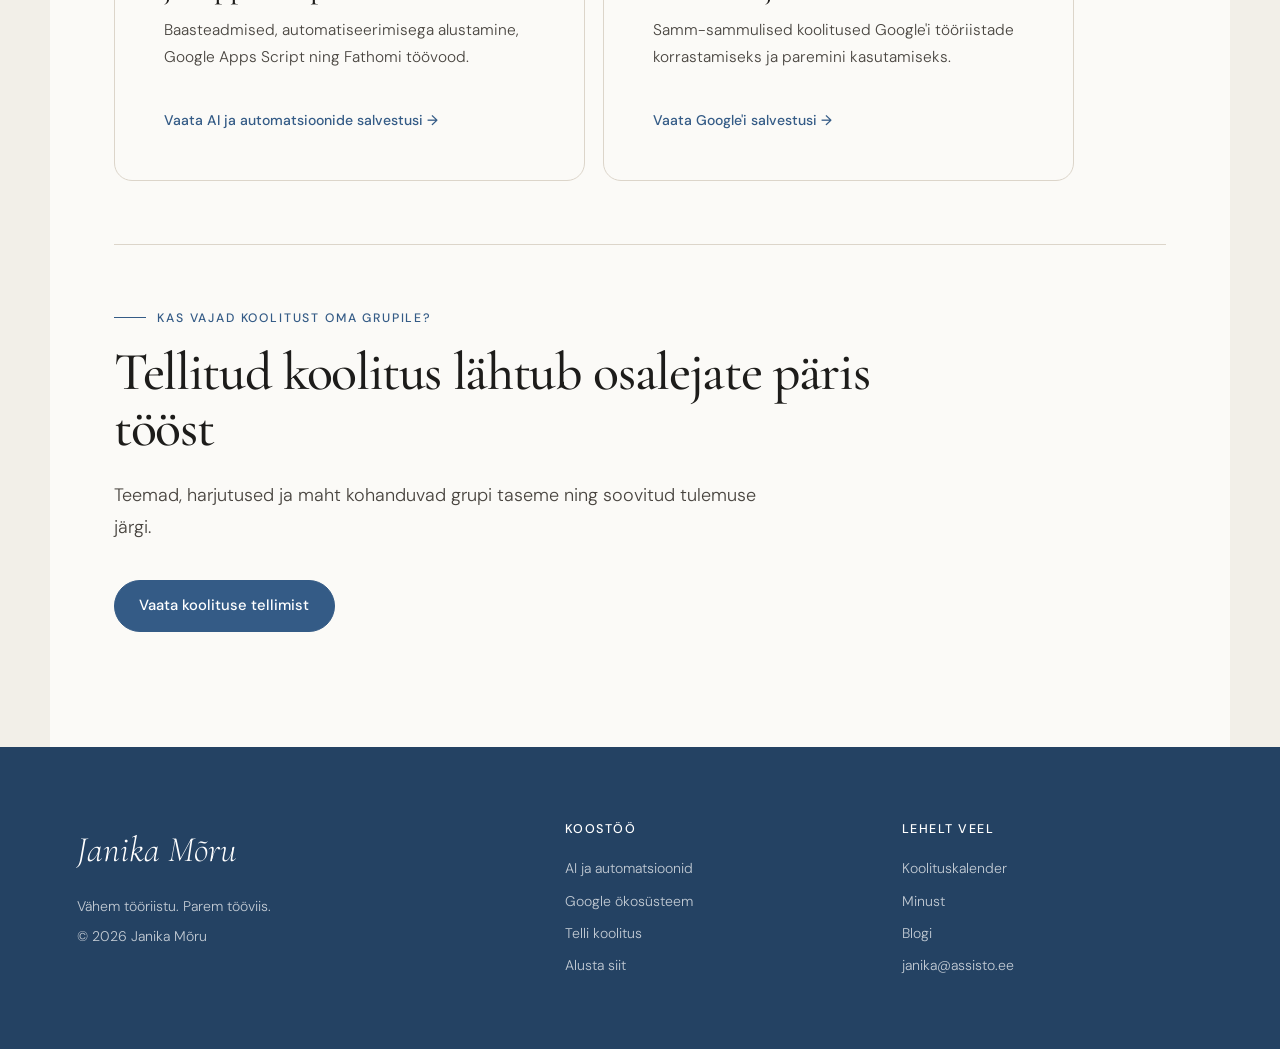
<file: koolituskalender.html>
<!DOCTYPE html>
<html lang="et">
<head>
  <meta charset="UTF-8">
  <meta name="viewport" content="width=device-width, initial-scale=1">
  <title>Koolituskalender — Janika Mõru</title>
  <meta name="description" content="Janika Mõru avatud koolitused ning AI, automatsioonide ja Google'i tööriistade koolitussalvestused.">
  <link rel="preconnect" href="https://fonts.googleapis.com">
  <link href="https://fonts.googleapis.com/css2?family=Cormorant+Garamond:ital,wght@0,400;0,500;1,400&family=DM+Sans:wght@300;400;500&display=swap" rel="stylesheet">
  <link rel="stylesheet" href="style.css">
  <link rel="stylesheet" href="koolituskalender.css">
</head>
<body>
<a class="skip-link" href="#sisu">Liigu sisu juurde</a>
<nav class="site-nav" aria-label="Põhimenüü"><div class="nav-inner">
  <a class="nav-logo" href="index.html">Janika Mõru</a>
  <button class="nav-toggle" type="button" aria-expanded="false" aria-controls="nav-links">Menüü</button>
  <ul class="nav-links" id="nav-links">
    <li><a href="ai-ja-automatsioonid.html">AI ja automatsioonid</a></li>
    <li><a href="google-okosusteem.html">Google ökosüsteem</a></li>
    <li><a href="telli-koolitus.html">Telli koolitus</a></li>
    <li class="nav-group-start"><a href="koolituskalender.html" aria-current="page">Koolituskalender</a></li>
    <li><a href="blogi.html">Blogi</a></li>
    <li><a href="minust.html">Minust</a></li>
    <li class="nav-action"><a class="nav-cta" href="kontakt.html">Alusta siit</a></li>
  </ul>
</div></nav>

<main class="training-page" id="sisu">
  <header>
    <p class="label">Avatud koolitused ja salvestused</p>
    <h1>Õpi koos grupiga või <span class="blue-text">omas tempos</span></h1>
    <p class="lead">Siit leiad tulevased avatud koolitused ja tee õigesse salvestuste valikusse. Kui otsid koolitajat oma programmi, organisatsiooni või tiimile, on selleks eraldi koolituse tellimise leht.</p>
    <div class="button-row">
      <a class="button" href="#salvestused">Leia koolitussalvestus</a>
      <a class="button secondary" href="telli-koolitus.html">Telli koolitus grupile</a>
    </div>
  </header>

  <section class="training-section" id="tulevased">
    <div class="section-head">
      <p class="label">Koolituskalender</p>
      <h2>Tulevased avatud koolitused</h2>
    </div>
    <div class="training-empty">
      <strong>Uued koolituskuupäevad lisanduvad siia.</strong>
      <p>Seniks saad valida järelvaadatava koolituse või tellida koolituse oma grupile.</p>
    </div>
  </section>

  <section class="training-section" id="salvestused">
    <div class="section-head">
      <p class="label">Õpi omas tempos</p>
      <h2>Vali salvestused teema järgi</h2>
      <p>Mõlema valdkonna lehel saad võrrelda konkreetseid Veebikooli salvestusi ja valida enda vajadusele sobiva koolituse.</p>
    </div>
    <div class="journey-grid learning-grid">
      <a class="journey-card" href="ai-ja-automatsioonid.html#salvestused">
        <span class="journey-kicker">AI ja automatsioonid</span>
        <h3>AI, automatiseerimine ja Apps Script</h3>
        <p>Baasteadmised, automatiseerimisega alustamine, Google Apps Script ning Fathomi töövood.</p>
        <strong>Vaata AI ja automatsioonide salvestusi <span aria-hidden="true">→</span></strong>
      </a>
      <a class="journey-card" href="google-okosusteem.html#salvestused">
        <span class="journey-kicker">Google ökosüsteem</span>
        <h3>Gmail, Drive, kalender ja töövood</h3>
        <p>Samm-sammulised koolitused Google'i tööriistade korrastamiseks ja paremini kasutamiseks.</p>
        <strong>Vaata Google'i salvestusi <span aria-hidden="true">→</span></strong>
      </a>
    </div>
  </section>

  <section class="training-section training-order">
    <p class="label">Kas vajad koolitust oma grupile?</p>
    <h2>Tellitud koolitus lähtub osalejate päris tööst</h2>
    <p class="lead">Teemad, harjutused ja maht kohanduvad grupi taseme ning soovitud tulemuse järgi.</p>
    <div class="button-row"><a class="button" href="telli-koolitus.html">Vaata koolituse tellimist</a></div>
  </section>
</main>

<footer>
  <div><div class="footer-logo">Janika Mõru</div><p>Vähem tööriistu. Parem tööviis.</p><p>© 2026 Janika Mõru</p></div>
  <div class="footer-links"><div class="footer-heading">Koostöö</div><a href="ai-ja-automatsioonid.html">AI ja automatsioonid</a><a href="google-okosusteem.html">Google ökosüsteem</a><a href="telli-koolitus.html">Telli koolitus</a><a href="kontakt.html">Alusta siit</a></div>
  <div class="footer-links"><div class="footer-heading">Lehelt veel</div><a href="koolituskalender.html">Koolituskalender</a><a href="minust.html">Minust</a><a href="blogi.html">Blogi</a><a href="mailto:janika@assisto.ee">janika@assisto.ee</a></div>
</footer>
<script src="site.js"></script><script src="charla.js"></script>
</body>
</html>
</file>
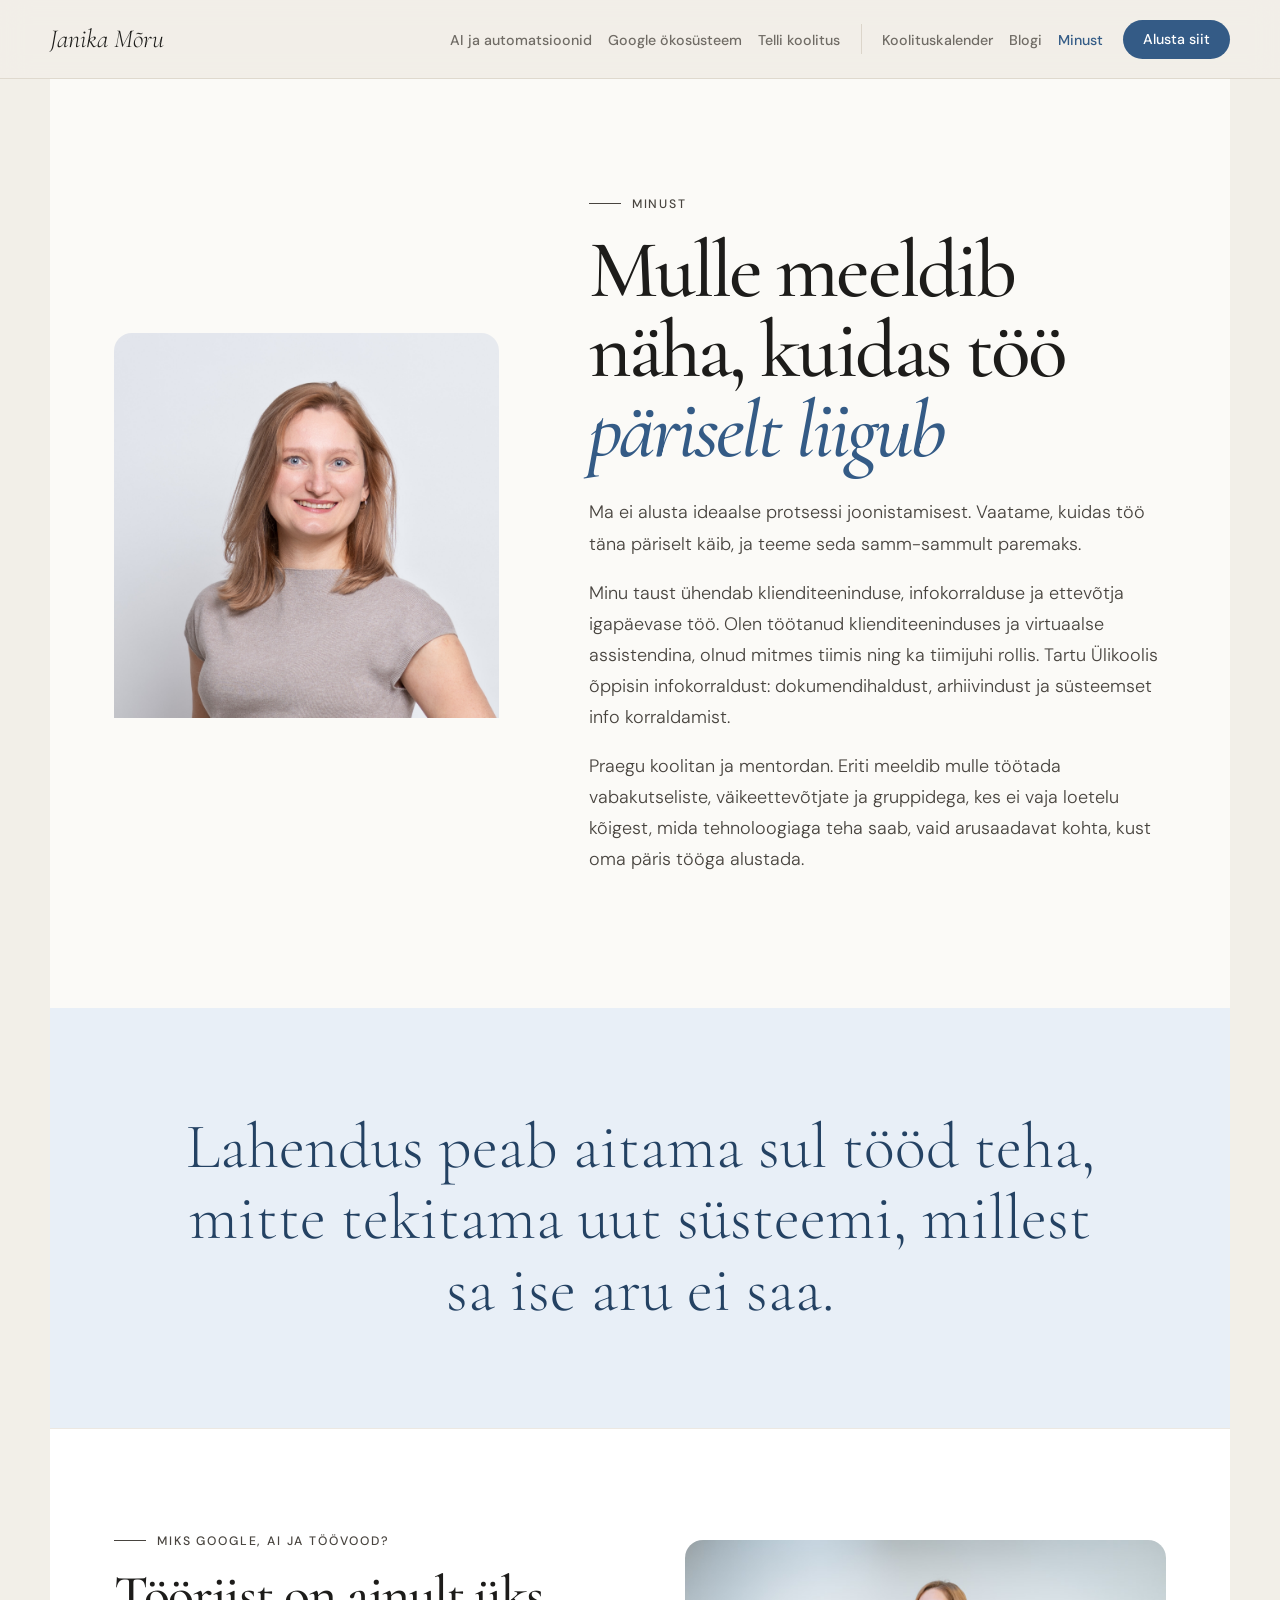
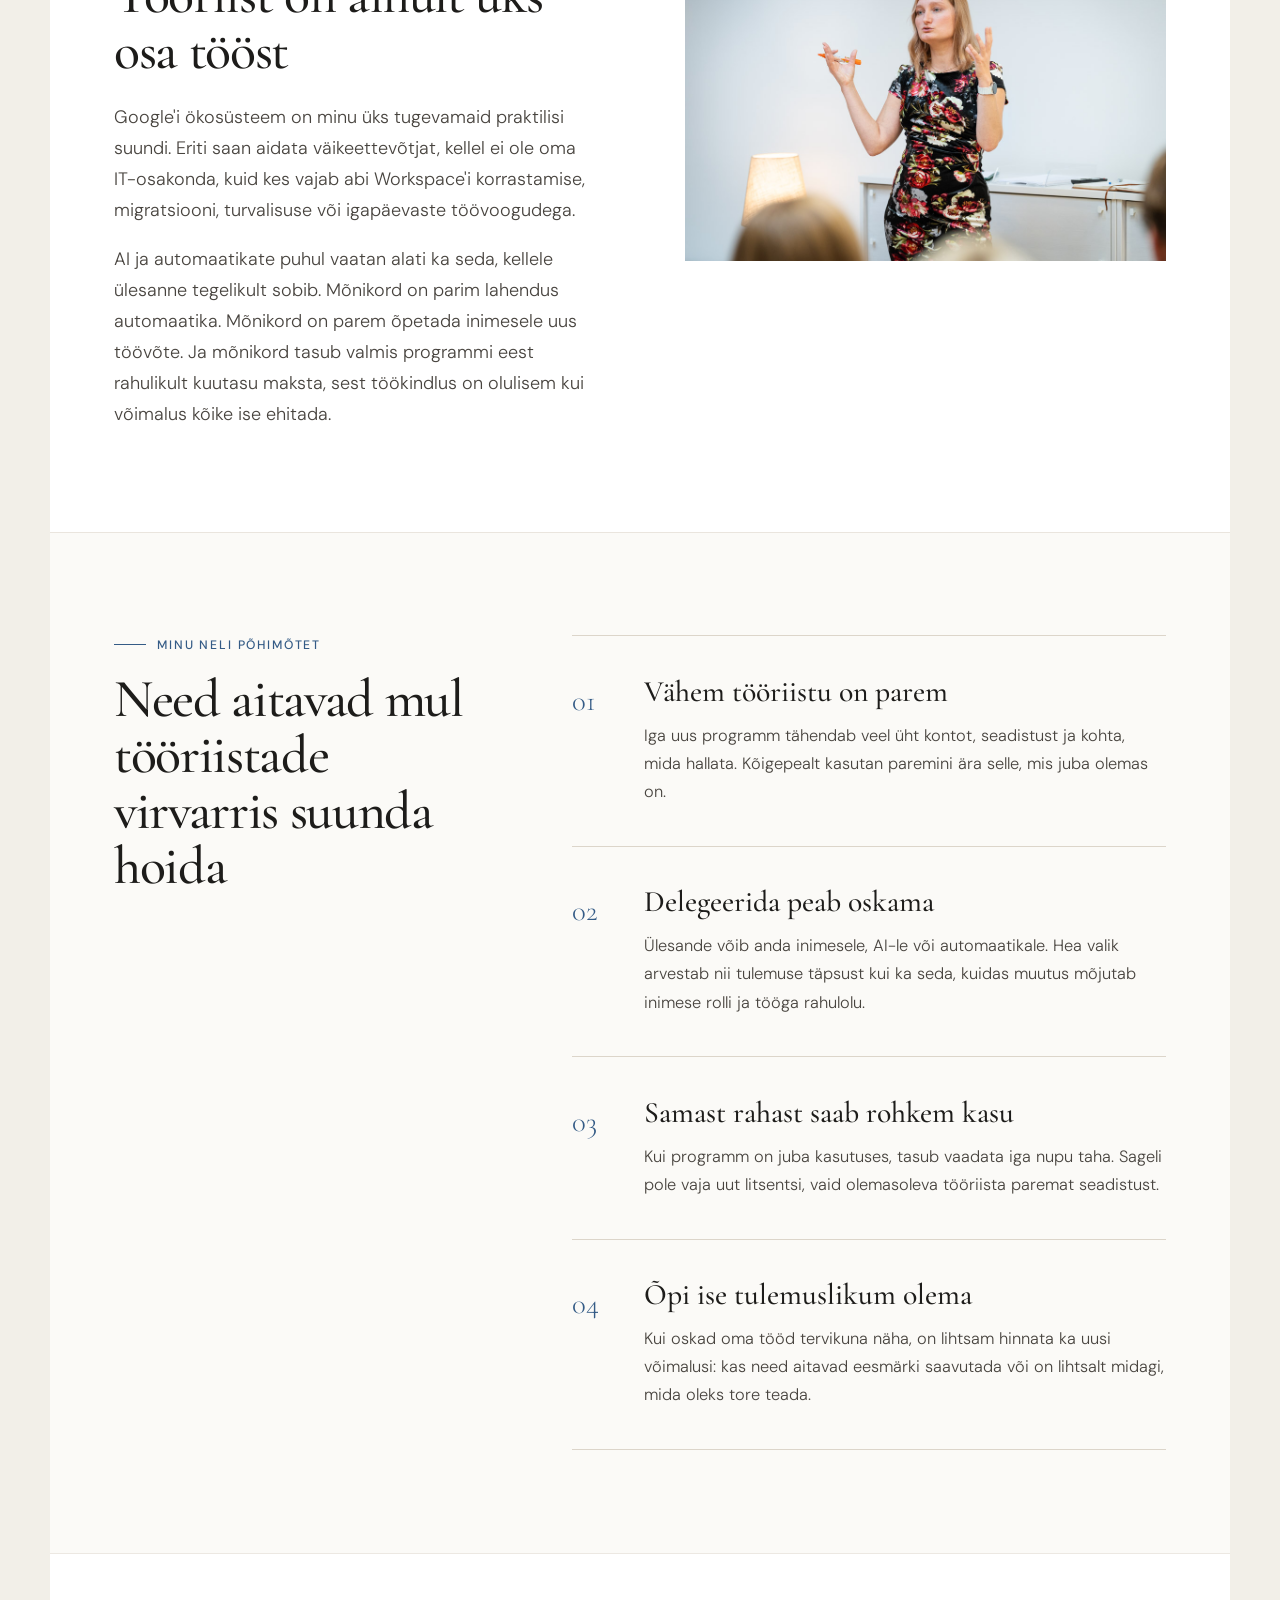
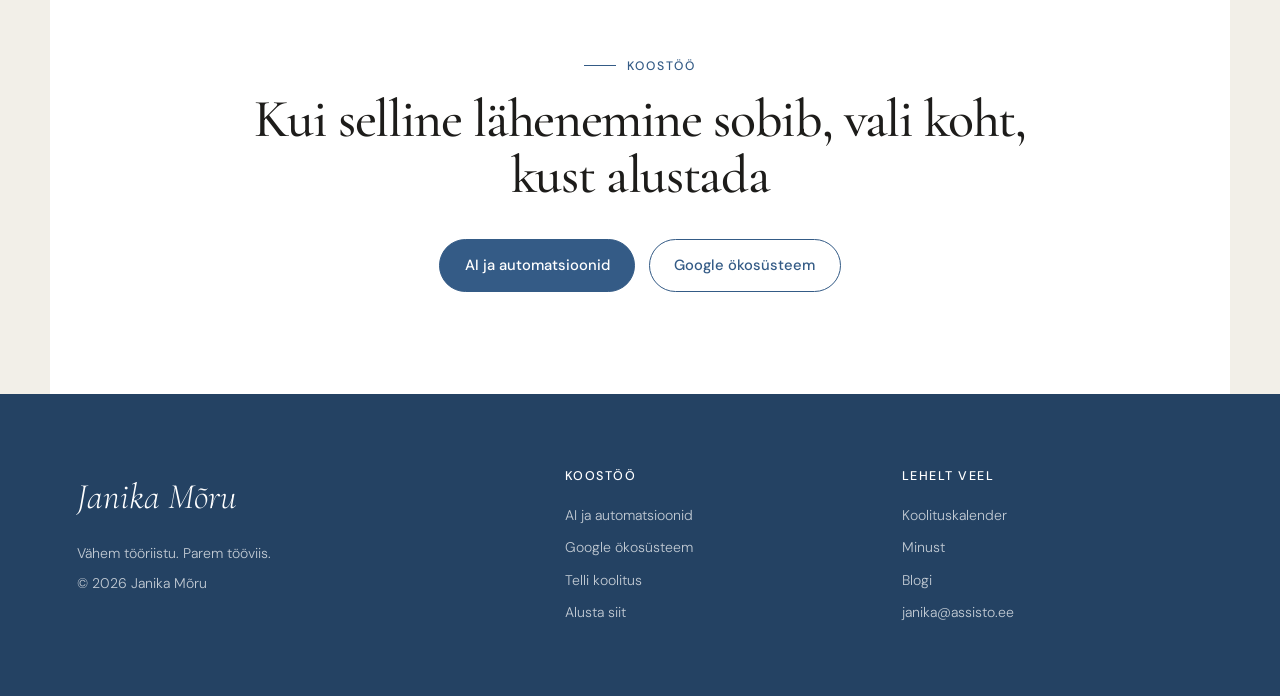
<file: minust.html>
<!DOCTYPE html>
<html lang="et">
<head>
  <meta charset="UTF-8"><meta name="viewport" content="width=device-width, initial-scale=1">
  <title>Minust — Janika Mõru</title>
  <meta name="description" content="Janika Mõru taust, tööviis ja põhimõtted AI, Google'i tööriistade ning väikeettevõtte töövoogude arendamisel.">
  <link rel="preconnect" href="https://fonts.googleapis.com">
  <link href="https://fonts.googleapis.com/css2?family=Cormorant+Garamond:ital,wght@0,400;0,500;1,400&family=DM+Sans:wght@300;400;500&display=swap" rel="stylesheet">
  <link rel="stylesheet" href="style.css">
</head>
<body>
<a class="skip-link" href="#sisu">Liigu sisu juurde</a>
<nav class="site-nav" aria-label="Põhimenüü"><div class="nav-inner">
  <a class="nav-logo" href="index.html">Janika Mõru</a><button class="nav-toggle" type="button" aria-expanded="false" aria-controls="nav-links">Menüü</button>
  <ul class="nav-links" id="nav-links"><li><a href="ai-ja-automatsioonid.html">AI ja automatsioonid</a></li><li><a href="google-okosusteem.html">Google ökosüsteem</a></li><li><a href="telli-koolitus.html">Telli koolitus</a></li><li class="nav-group-start"><a href="koolituskalender.html">Koolituskalender</a></li><li><a href="blogi.html">Blogi</a></li><li><a href="minust.html" aria-current="page">Minust</a></li><li class="nav-action"><a class="nav-cta" href="kontakt.html">Alusta siit</a></li></ul>
</div></nav>

<main id="sisu">
  <header class="about-hero">
    <div class="about-intro">
      <div class="about-photo"><img src="Janika_Mõru_heledal_taustal.jpg" alt="Janika Mõru"></div>
      <div class="about-copy">
        <p class="label">Minust</p>
        <h1>Mulle meeldib näha, kuidas töö <span class="blue-text">päriselt liigub</span></h1>
        <p class="lead">Ma ei alusta ideaalse protsessi joonistamisest. Vaatame, kuidas töö täna päriselt käib, ja teeme seda samm-sammult paremaks.</p>
        <p>Minu taust ühendab klienditeeninduse, infokorralduse ja ettevõtja igapäevase töö. Olen töötanud klienditeeninduses ja virtuaalse assistendina, olnud mitmes tiimis ning ka tiimijuhi rollis. Tartu Ülikoolis õppisin infokorraldust: dokumendihaldust, arhiivindust ja süsteemset info korraldamist.</p>
        <p>Praegu koolitan ja mentordan. Eriti meeldib mulle töötada vabakutseliste, väikeettevõtjate ja gruppidega, kes ei vaja loetelu kõigest, mida tehnoloogiaga teha saab, vaid arusaadavat kohta, kust oma päris tööga alustada.</p>
      </div>
    </div>
  </header>

  <section class="section blue-soft"><p class="about-quote">Lahendus peab aitama sul tööd teha, mitte tekitama uut süsteemi, millest sa ise aru ei saa.</p></section>

  <section class="section white">
    <div class="editorial-split">
      <div class="editorial-copy">
        <p class="label">Miks Google, AI ja töövood?</p>
        <h2>Tööriist on ainult üks osa tööst</h2>
        <p>Google'i ökosüsteem on minu üks tugevamaid praktilisi suundi. Eriti saan aidata väikeettevõtjat, kellel ei ole oma IT-osakonda, kuid kes vajab abi Workspace'i korrastamise, migratsiooni, turvalisuse või igapäevaste töövoogudega.</p>
        <p>AI ja automaatikate puhul vaatan alati ka seda, kellele ülesanne tegelikult sobib. Mõnikord on parim lahendus automaatika. Mõnikord on parem õpetada inimesele uus töövõte. Ja mõnikord tasub valmis programmi eest rahulikult kuutasu maksta, sest töökindlus on olulisem kui võimalus kõike ise ehitada.</p>
      </div>
      <div class="preview-photo"><img src="Janika ettekanne_kodulehele_MailisVahenurm18.jpg" alt="Janika Mõru koolitamas"></div>
    </div>
  </section>

  <section class="section paper">
    <div class="principles">
      <div><p class="label">Minu neli põhimõtet</p><h2>Need aitavad mul tööriistade virvarris suunda hoida</h2></div>
      <div class="principle-list">
        <article class="principle"><div class="principle-number">01</div><div><h3>Vähem tööriistu on parem</h3><p>Iga uus programm tähendab veel üht kontot, seadistust ja kohta, mida hallata. Kõigepealt kasutan paremini ära selle, mis juba olemas on.</p></div></article>
        <article class="principle"><div class="principle-number">02</div><div><h3>Delegeerida peab oskama</h3><p>Ülesande võib anda inimesele, AI-le või automaatikale. Hea valik arvestab nii tulemuse täpsust kui ka seda, kuidas muutus mõjutab inimese rolli ja tööga rahulolu.</p></div></article>
        <article class="principle"><div class="principle-number">03</div><div><h3>Samast rahast saab rohkem kasu</h3><p>Kui programm on juba kasutuses, tasub vaadata iga nupu taha. Sageli pole vaja uut litsentsi, vaid olemasoleva tööriista paremat seadistust.</p></div></article>
        <article class="principle"><div class="principle-number">04</div><div><h3>Õpi ise tulemuslikum olema</h3><p>Kui oskad oma tööd tervikuna näha, on lihtsam hinnata ka uusi võimalusi: kas need aitavad eesmärki saavutada või on lihtsalt midagi, mida oleks tore teada.</p></div></article>
      </div>
    </div>
  </section>

  <section class="section white closing">
    <p class="label">Koostöö</p><h2>Kui selline lähenemine sobib, vali koht, kust alustada</h2>
    <div class="button-row"><a class="button" href="ai-ja-automatsioonid.html">AI ja automatsioonid</a><a class="button secondary" href="google-okosusteem.html">Google ökosüsteem</a></div>
  </section>
</main>
<footer><div><div class="footer-logo">Janika Mõru</div><p>Vähem tööriistu. Parem tööviis.</p><p>© 2026 Janika Mõru</p></div><div class="footer-links"><div class="footer-heading">Koostöö</div><a href="ai-ja-automatsioonid.html">AI ja automatsioonid</a><a href="google-okosusteem.html">Google ökosüsteem</a><a href="telli-koolitus.html">Telli koolitus</a><a href="kontakt.html">Alusta siit</a></div><div class="footer-links"><div class="footer-heading">Lehelt veel</div><a href="koolituskalender.html">Koolituskalender</a><a href="minust.html">Minust</a><a href="blogi.html">Blogi</a><a href="mailto:janika@assisto.ee">janika@assisto.ee</a></div></footer>
<script src="site.js"></script><script src="charla.js"></script>
</body></html>
</file>
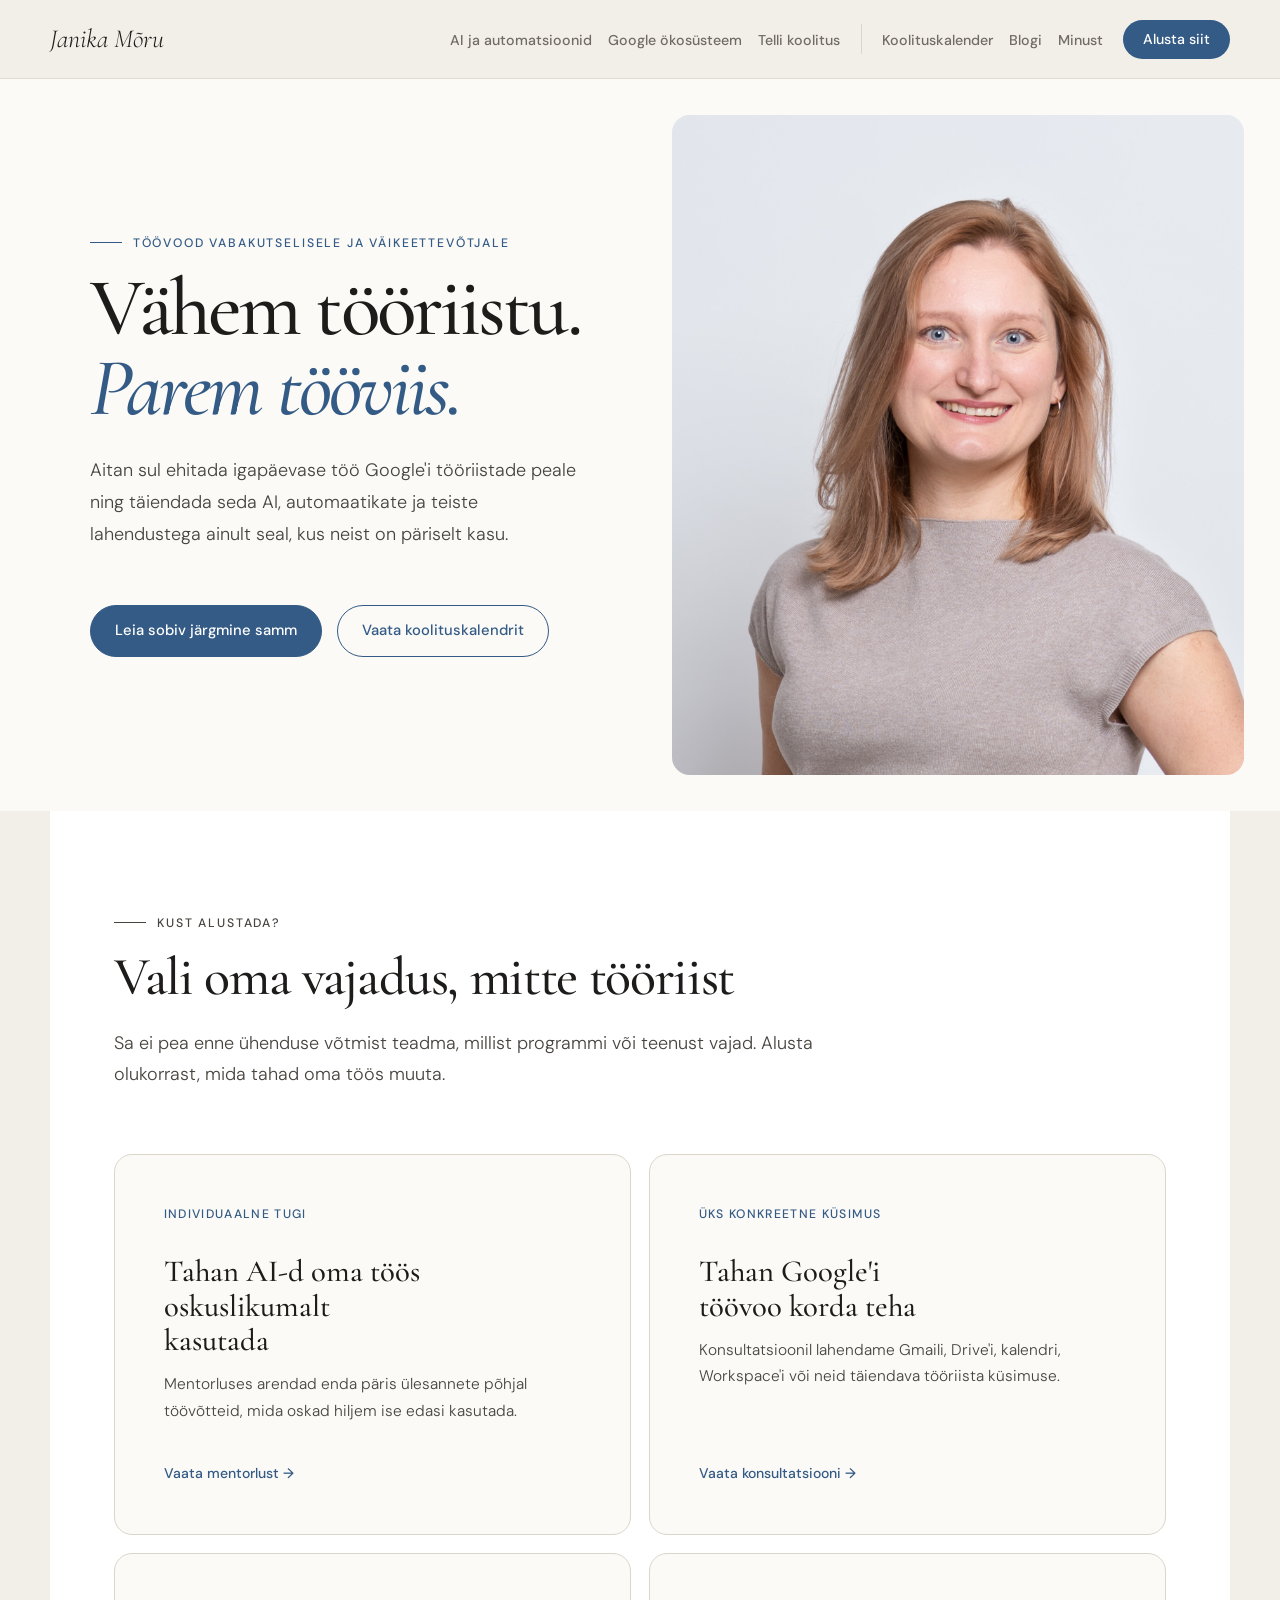
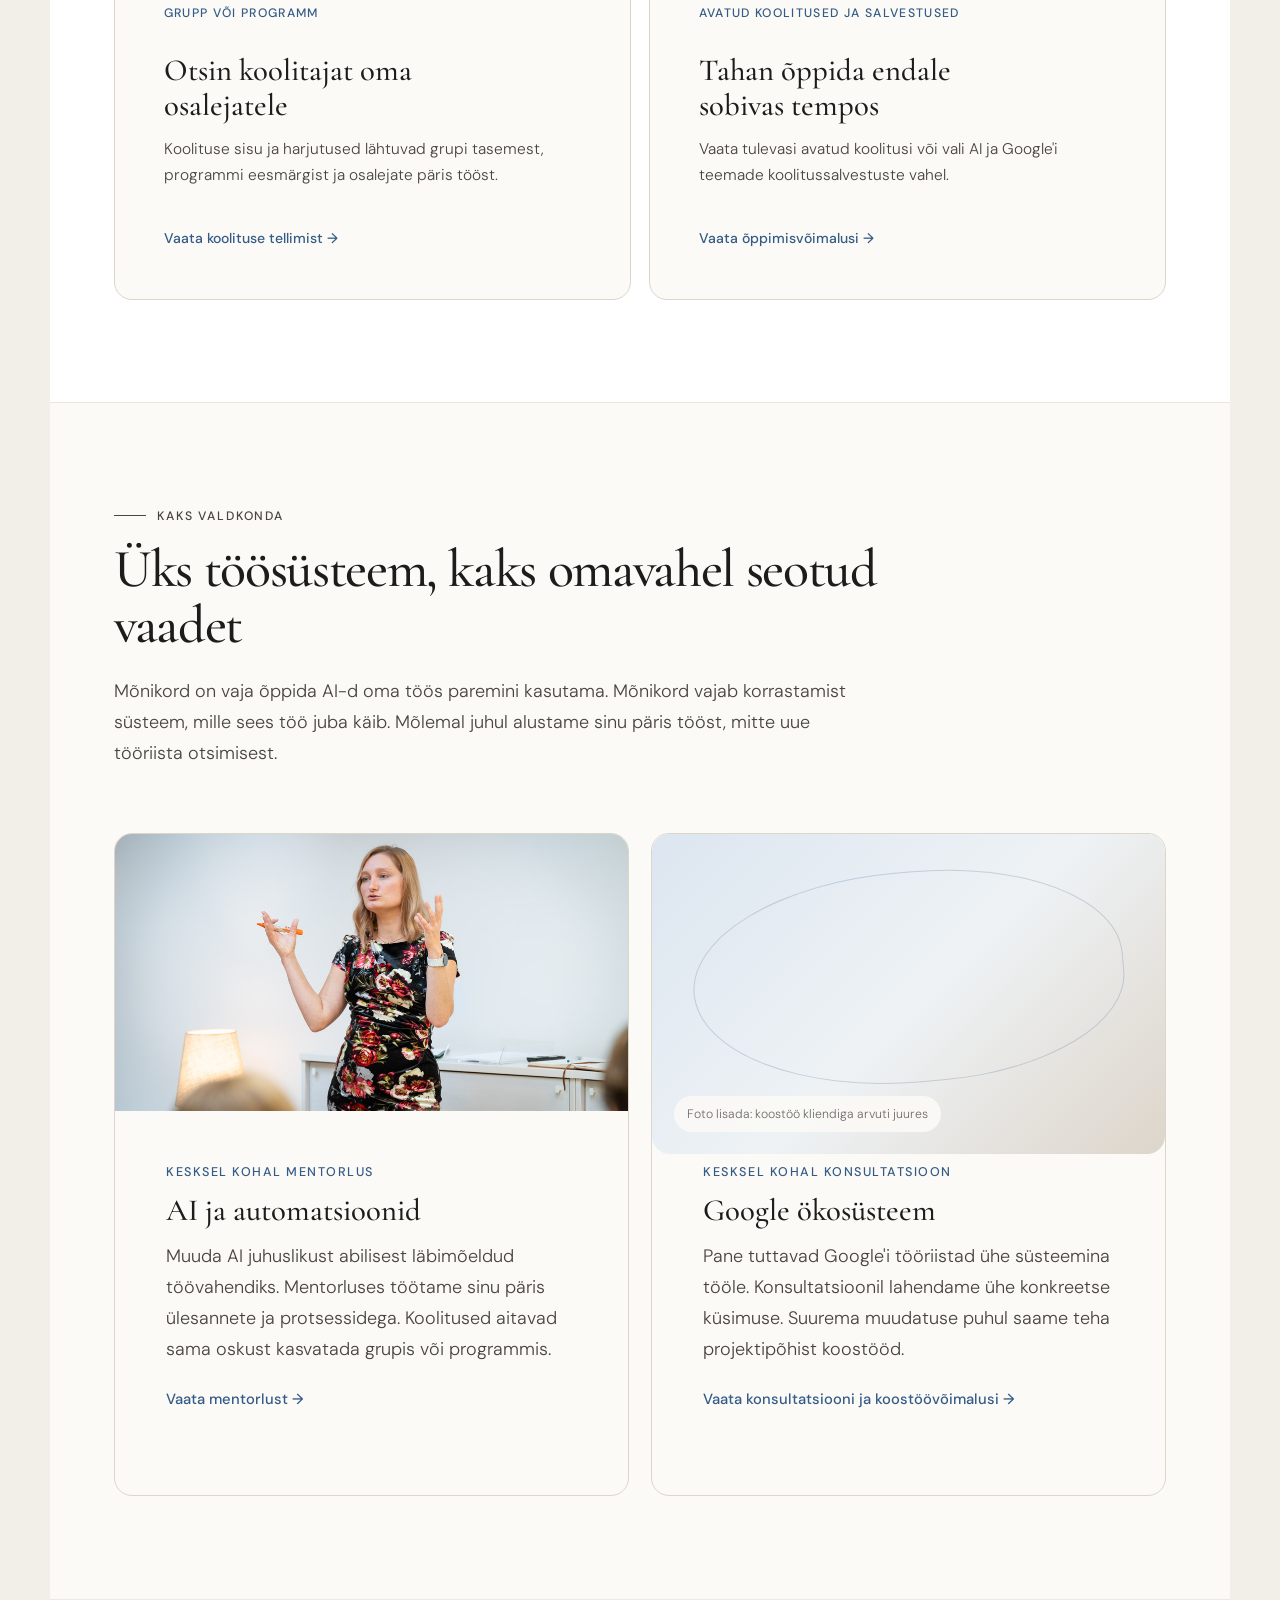
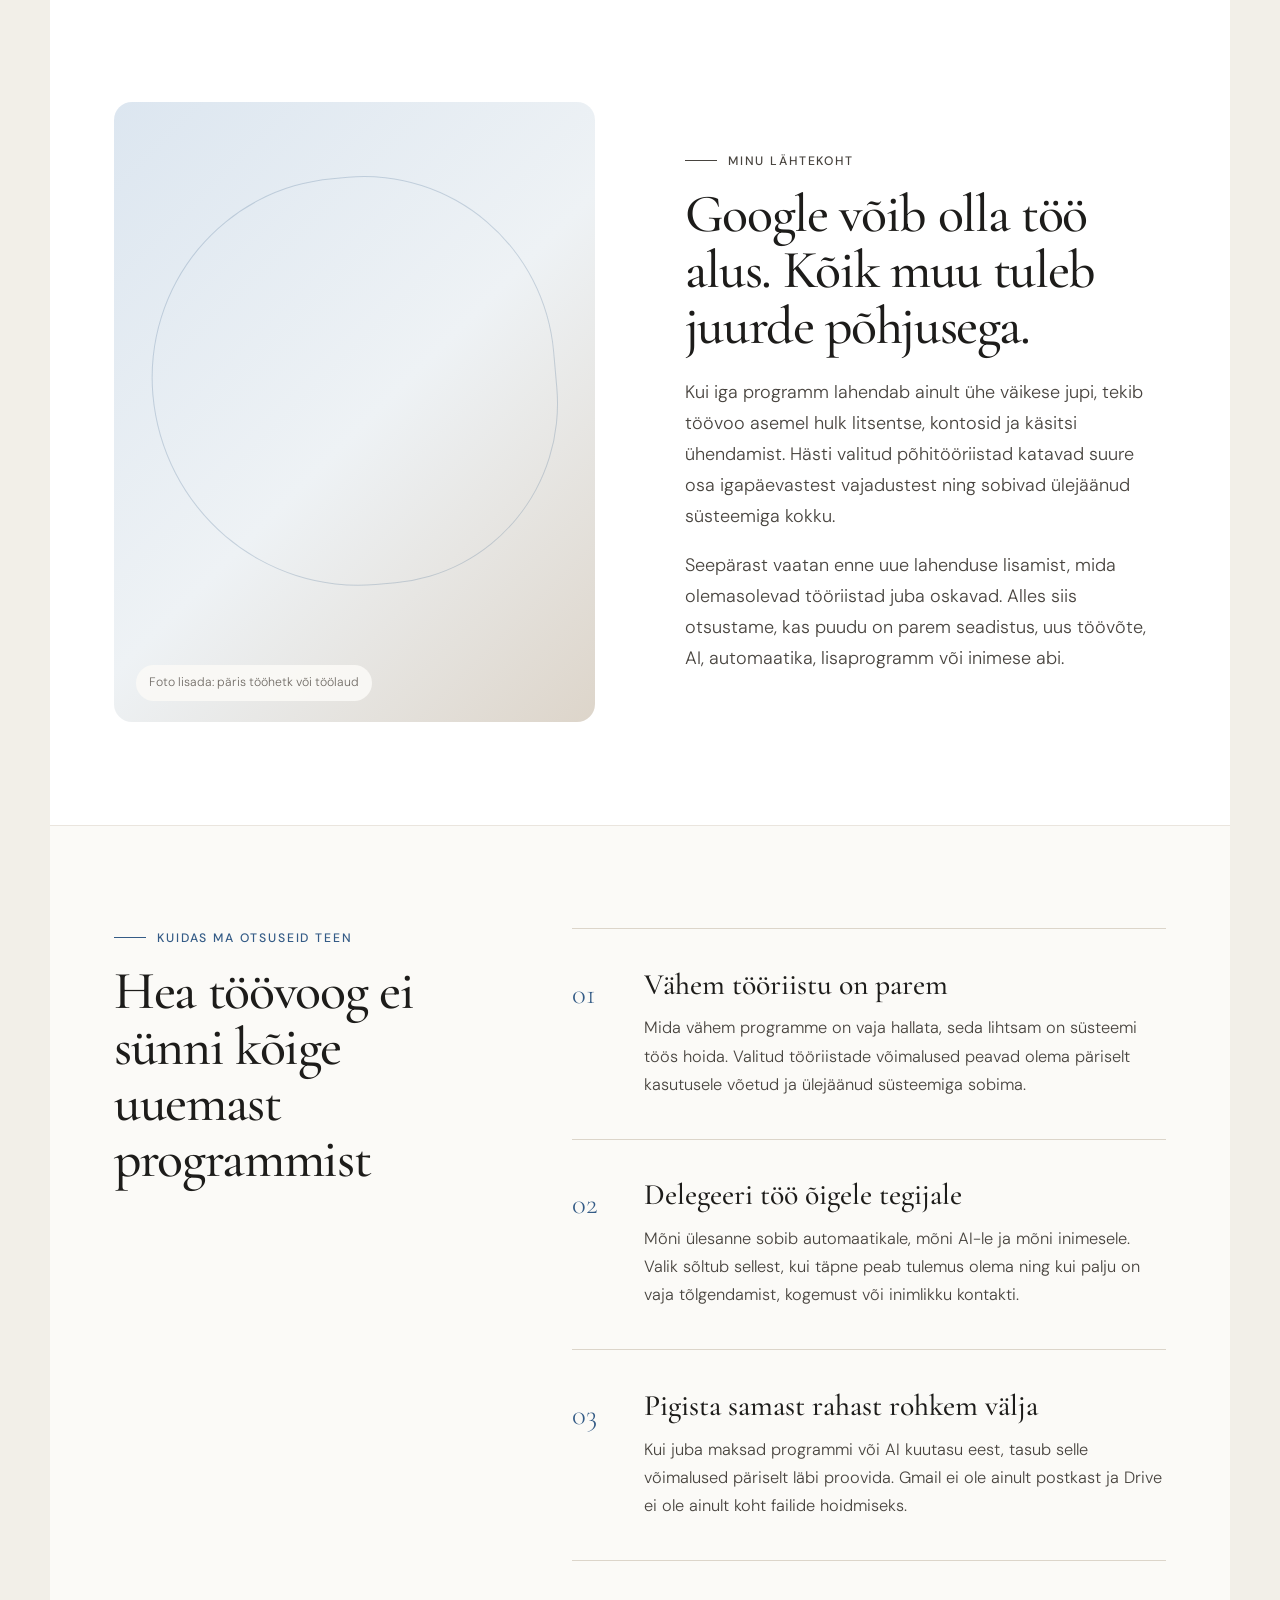
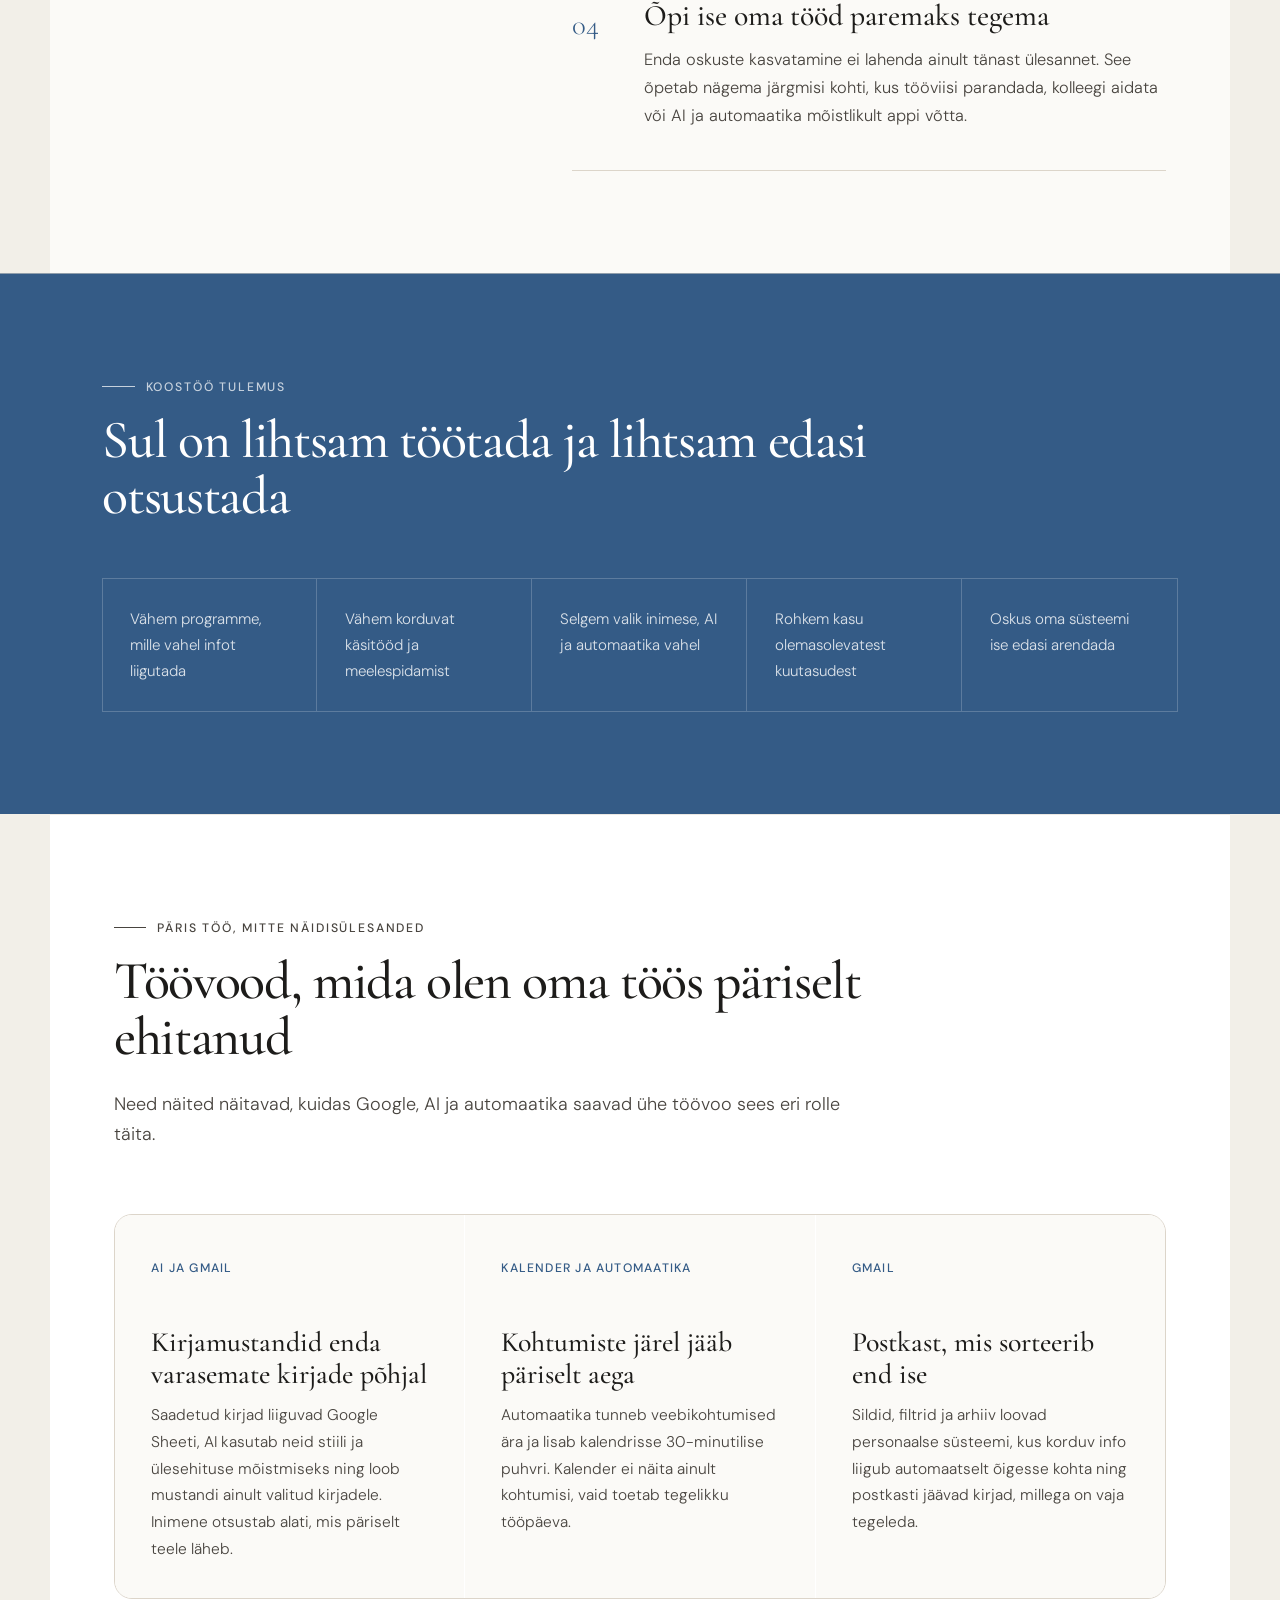
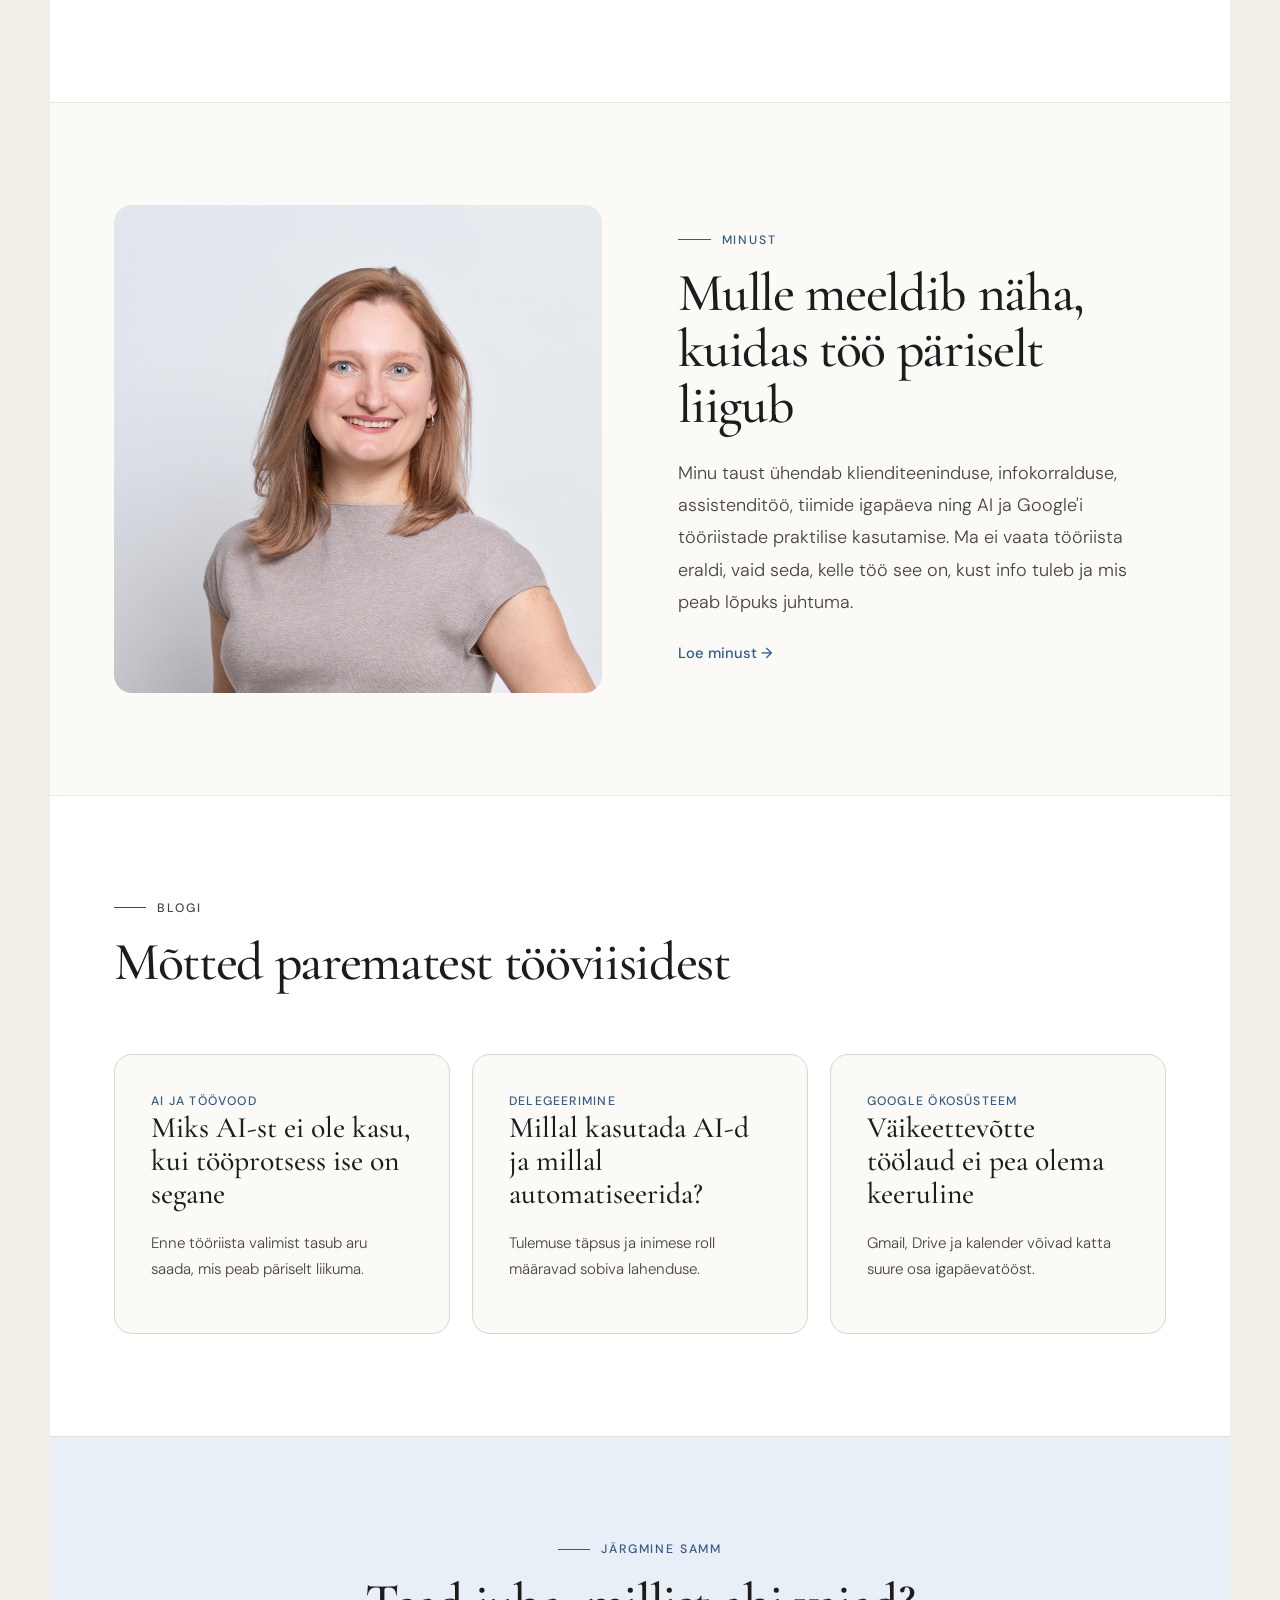
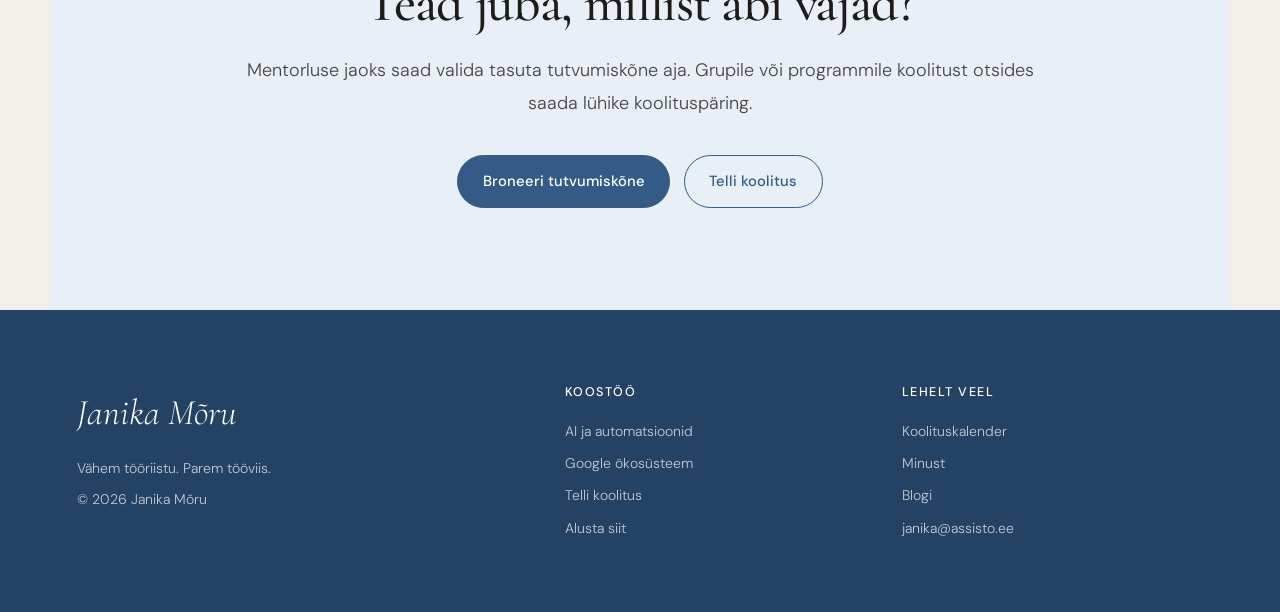
<file: teenused.html>
<!DOCTYPE html>
<html lang="et">
<head>
  <meta charset="UTF-8">
  <meta name="viewport" content="width=device-width, initial-scale=1">
  <meta http-equiv="refresh" content="0; url=index.html#alusta">
  <meta name="robots" content="noindex">
  <title>Teenused — Janika Mõru</title>
</head>
<body>
  <p>Teenuste valik asub nüüd avalehel. <a href="index.html#alusta">Liigu teenuste valikusse</a>.</p>
  <script>window.location.replace('index.html#alusta');</script>
</body>
</html>
</file>
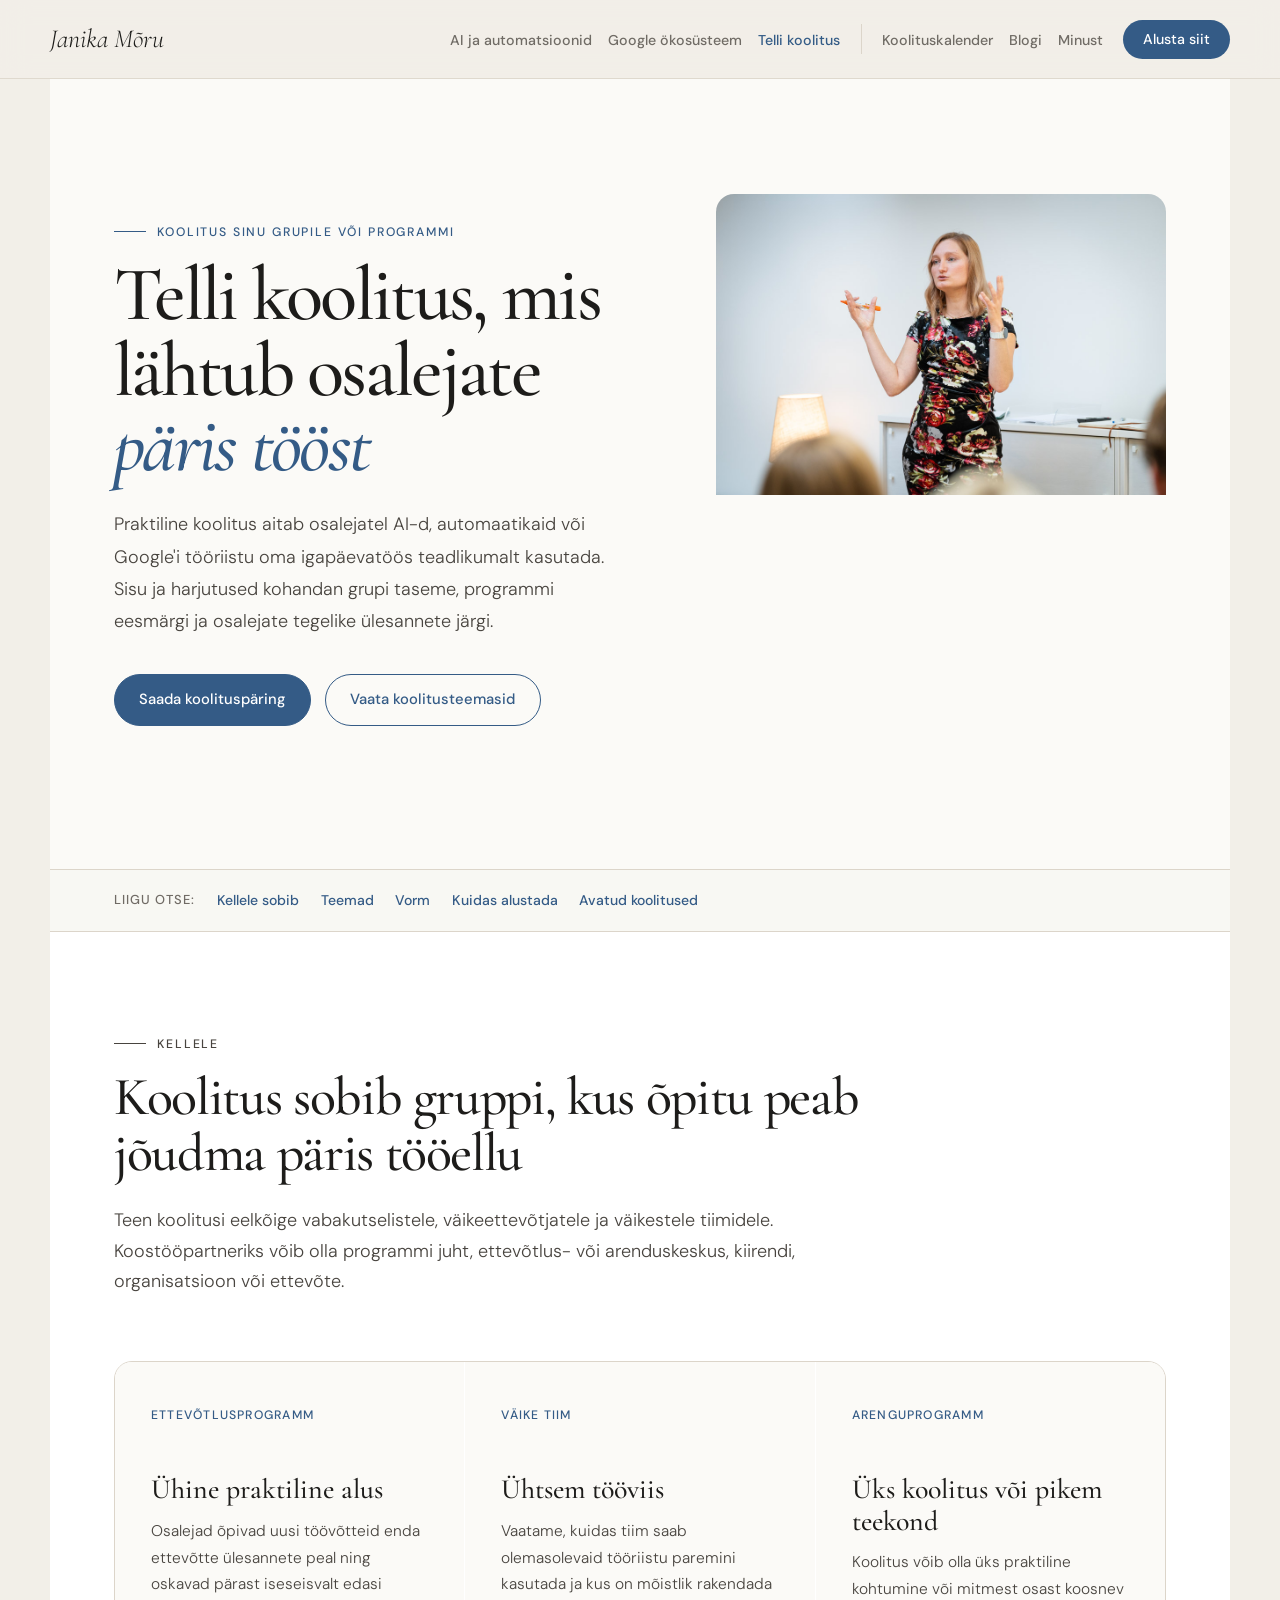
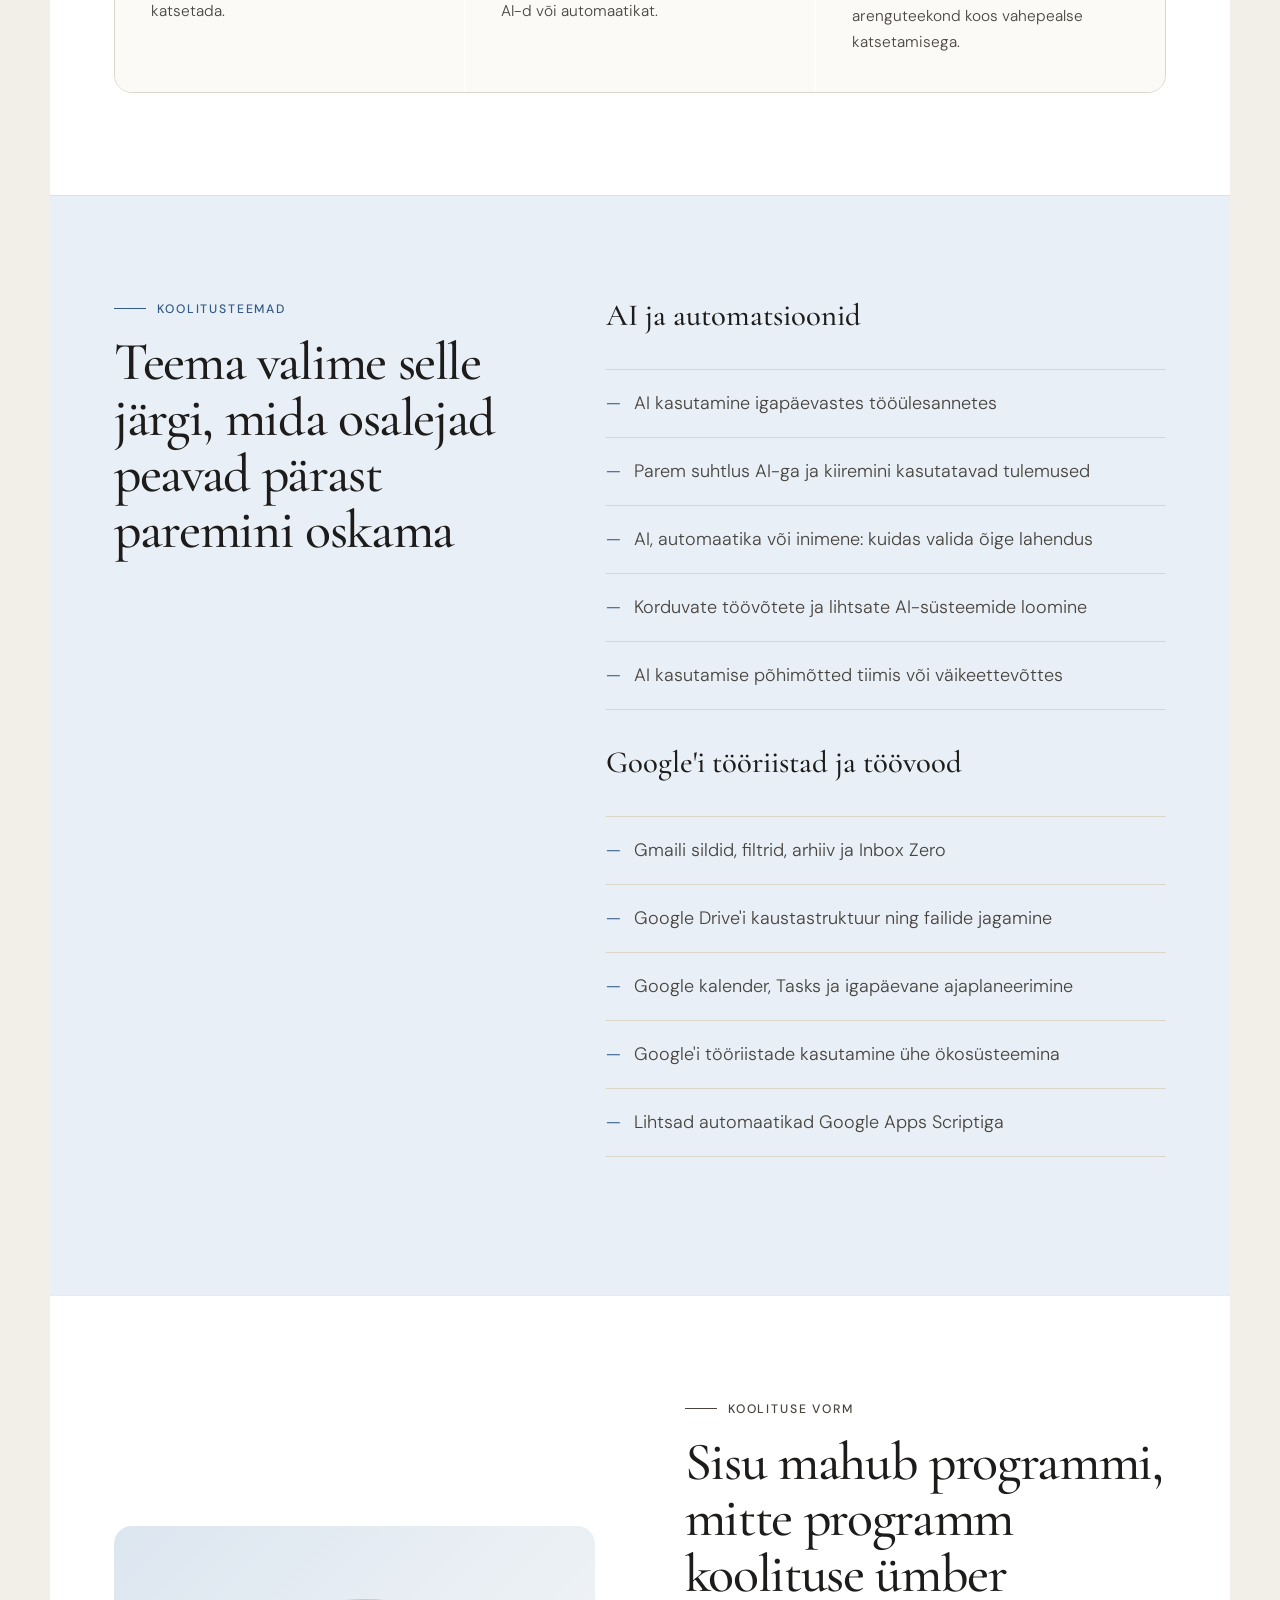
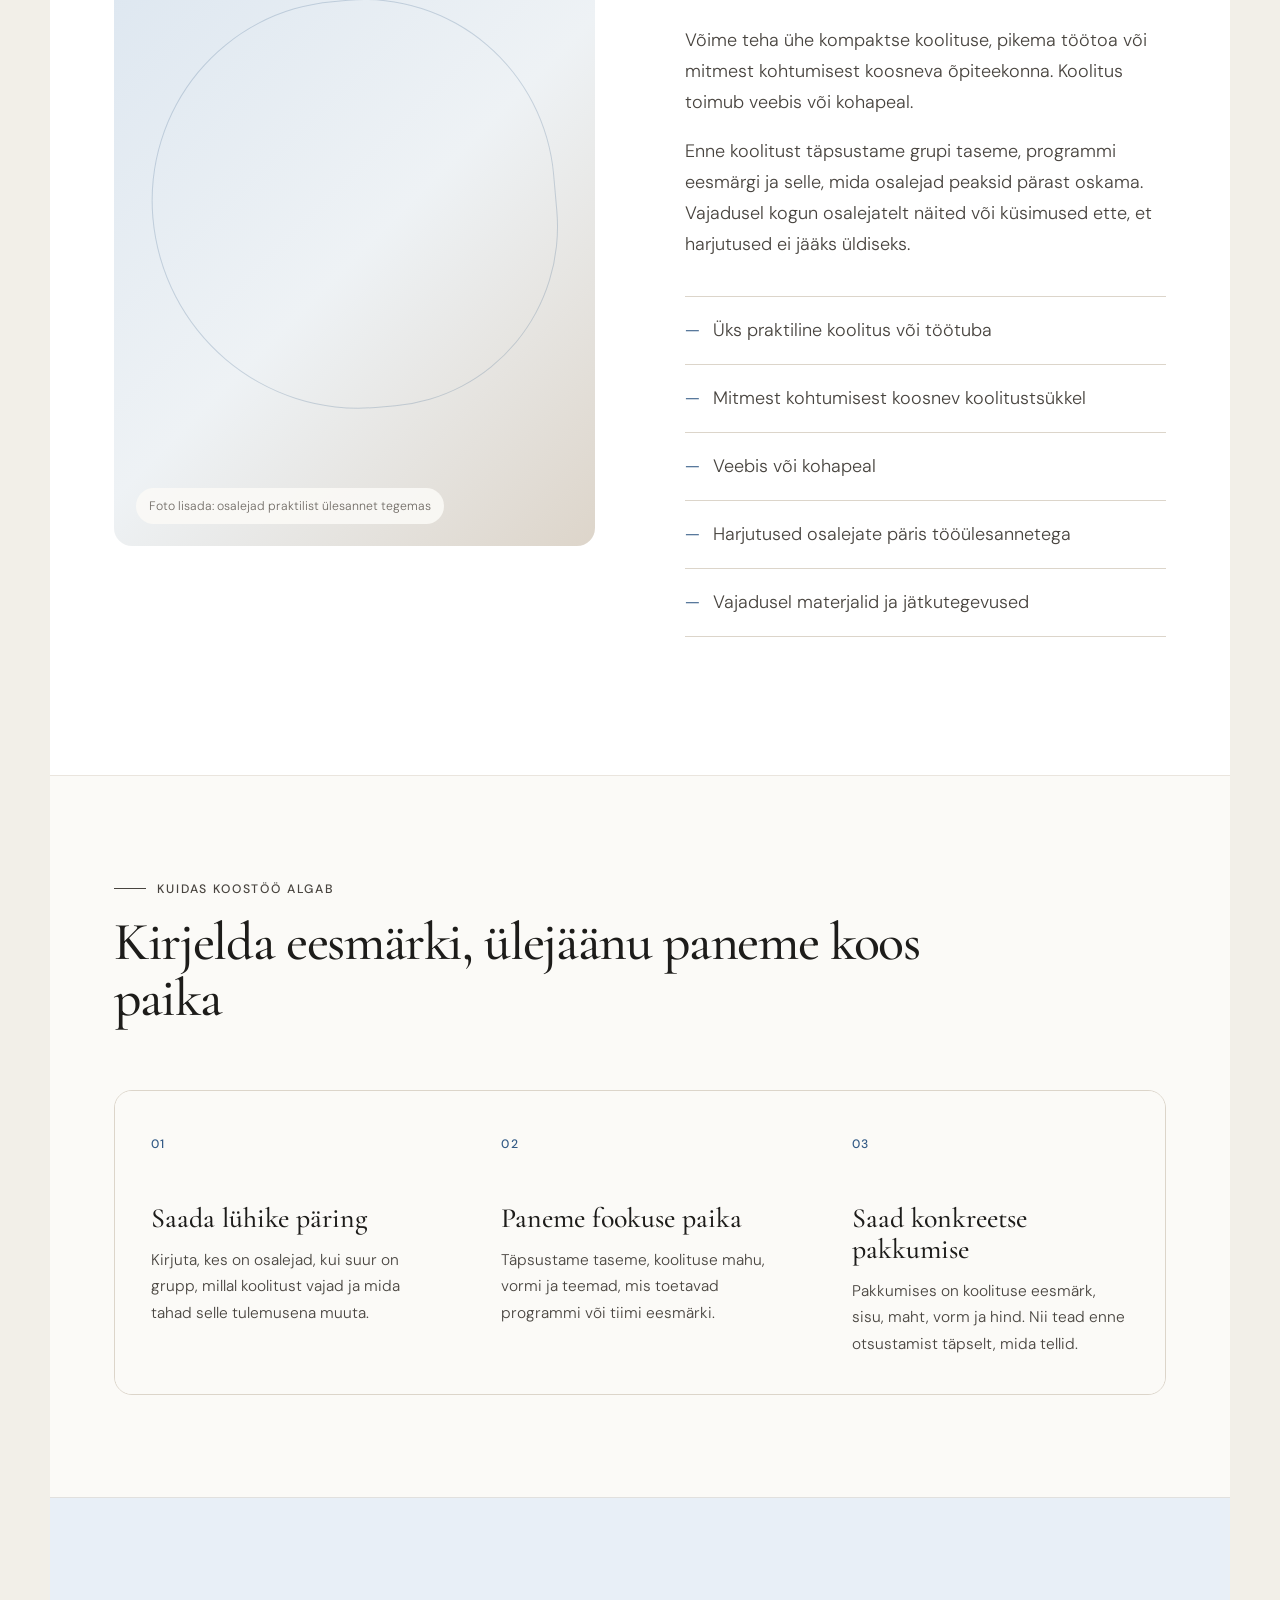
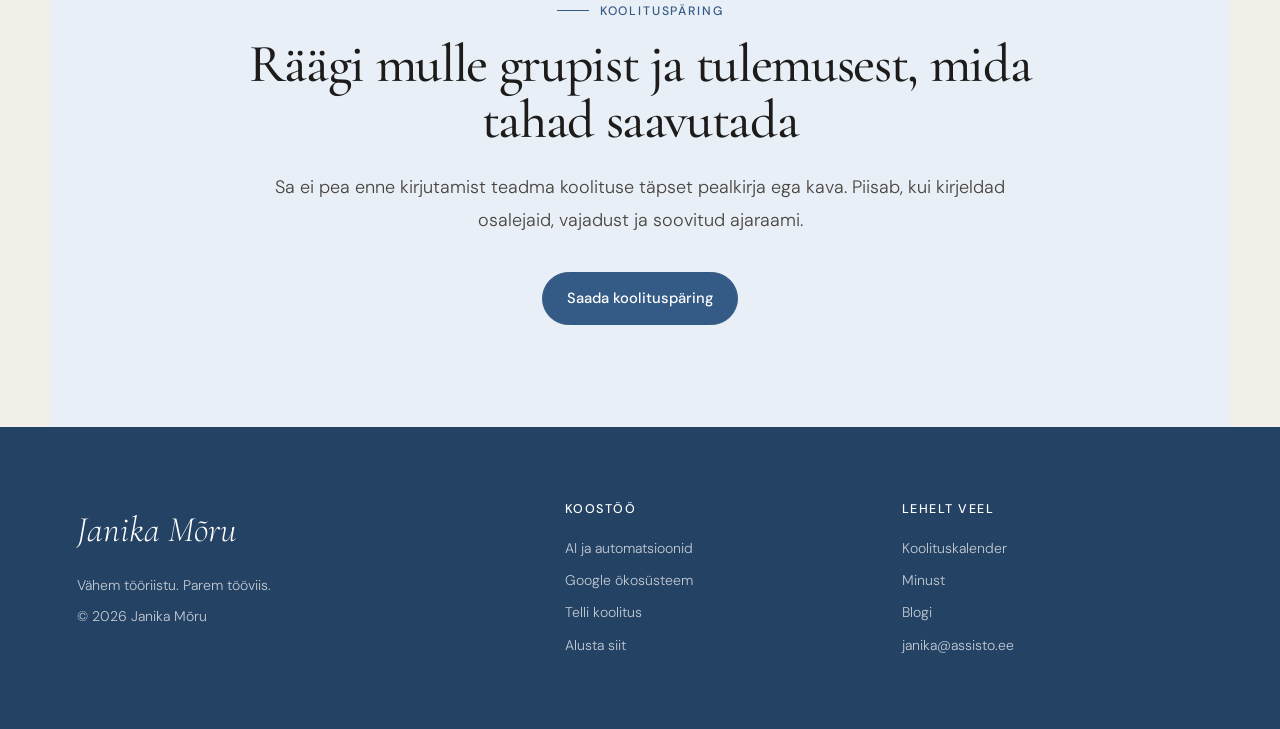
<file: telli-koolitus.html>
<!DOCTYPE html>
<html lang="et">
<head>
  <meta charset="UTF-8">
  <meta name="viewport" content="width=device-width, initial-scale=1">
  <title>Telli koolitus — Janika Mõru</title>
  <meta name="description" content="Telli praktiline AI, automatsioonide või Google'i tööriistade koolitus oma programmi, gruppi või väikesele tiimile.">
  <link rel="preconnect" href="https://fonts.googleapis.com">
  <link href="https://fonts.googleapis.com/css2?family=Cormorant+Garamond:ital,wght@0,400;0,500;1,400&family=DM+Sans:wght@300;400;500&display=swap" rel="stylesheet">
  <link rel="stylesheet" href="style.css">
</head>
<body>
<a class="skip-link" href="#sisu">Liigu sisu juurde</a>
<nav class="site-nav" aria-label="Põhimenüü"><div class="nav-inner">
  <a class="nav-logo" href="index.html">Janika Mõru</a>
  <button class="nav-toggle" type="button" aria-expanded="false" aria-controls="nav-links">Menüü</button>
  <ul class="nav-links" id="nav-links">
    <li><a href="ai-ja-automatsioonid.html">AI ja automatsioonid</a></li>
    <li><a href="google-okosusteem.html">Google ökosüsteem</a></li>
    <li><a href="telli-koolitus.html" aria-current="page">Telli koolitus</a></li>
    <li class="nav-group-start"><a href="koolituskalender.html">Koolituskalender</a></li>
    <li><a href="blogi.html">Blogi</a></li>
    <li><a href="minust.html">Minust</a></li>
    <li class="nav-action"><a class="nav-cta" href="kontakt.html">Alusta siit</a></li>
  </ul>
</div></nav>

<main id="sisu">
  <header class="page-hero">
    <div>
      <p class="label">Koolitus sinu grupile või programmi</p>
      <h1>Telli koolitus, mis lähtub osalejate <span class="blue-text">päris tööst</span></h1>
      <p class="lead">Praktiline koolitus aitab osalejatel AI-d, automaatikaid või Google'i tööriistu oma igapäevatöös teadlikumalt kasutada. Sisu ja harjutused kohandan grupi taseme, programmi eesmärgi ja osalejate tegelike ülesannete järgi.</p>
      <div class="button-row">
        <a class="button" href="mailto:janika@assisto.ee?subject=Koolituse%20tellimise%20päring&amp;body=Tere%2C%0A%0AKoolituse%20sihtrühm%3A%0AOsalejate%20arv%3A%0ASoovitud%20teema%20või%20tulemus%3A%0ASobiv%20ajaraam%3A%0A%0AParimate%20soovidega">Saada koolituspäring</a>
        <a class="button secondary" href="#teemad">Vaata koolitusteemasid</a>
      </div>
    </div>
    <div class="page-hero-media training"><img src="Janika ettekanne_kodulehele_MailisVahenurm18.jpg" alt="Janika Mõru koolitust läbi viimas"></div>
  </header>

  <nav class="section-nav" aria-label="Koolituse tellimise lehe jaotised">
    <span>Liigu otse:</span>
    <a href="#kellele">Kellele sobib</a>
    <a href="#teemad">Teemad</a>
    <a href="#vorm">Vorm</a>
    <a href="#koostoo">Kuidas alustada</a>
    <a href="koolituskalender.html">Avatud koolitused</a>
  </nav>

  <section class="section white" id="kellele">
    <div class="section-head">
      <p class="label">Kellele</p>
      <h2>Koolitus sobib gruppi, kus õpitu peab jõudma päris tööellu</h2>
      <p>Teen koolitusi eelkõige vabakutselistele, väikeettevõtjatele ja väikestele tiimidele. Koostööpartneriks võib olla programmi juht, ettevõtlus- või arenduskeskus, kiirendi, organisatsioon või ettevõte.</p>
    </div>
    <div class="example-grid">
      <article class="example"><span>Ettevõtlusprogramm</span><h3>Ühine praktiline alus</h3><p>Osalejad õpivad uusi töövõtteid enda ettevõtte ülesannete peal ning oskavad pärast iseseisvalt edasi katsetada.</p></article>
      <article class="example"><span>Väike tiim</span><h3>Ühtsem tööviis</h3><p>Vaatame, kuidas tiim saab olemasolevaid tööriistu paremini kasutada ja kus on mõistlik rakendada AI-d või automaatikat.</p></article>
      <article class="example"><span>Arenguprogramm</span><h3>Üks koolitus või pikem teekond</h3><p>Koolitus võib olla üks praktiline kohtumine või mitmest osast koosnev arenguteekond koos vahepealse katsetamisega.</p></article>
    </div>
  </section>

  <section class="section blue-soft" id="teemad">
    <div class="feature-grid">
      <div class="sticky-title">
        <p class="label">Koolitusteemad</p>
        <h2>Teema valime selle järgi, mida osalejad peavad pärast paremini oskama</h2>
      </div>
      <div class="feature-copy">
        <h3>AI ja automatsioonid</h3>
        <ul class="check-list">
          <li>AI kasutamine igapäevastes tööülesannetes</li>
          <li>Parem suhtlus AI-ga ja kiiremini kasutatavad tulemused</li>
          <li>AI, automaatika või inimene: kuidas valida õige lahendus</li>
          <li>Korduvate töövõtete ja lihtsate AI-süsteemide loomine</li>
          <li>AI kasutamise põhimõtted tiimis või väikeettevõttes</li>
        </ul>
        <h3>Google'i tööriistad ja töövood</h3>
        <ul class="check-list">
          <li>Gmaili sildid, filtrid, arhiiv ja Inbox Zero</li>
          <li>Google Drive'i kaustastruktuur ning failide jagamine</li>
          <li>Google kalender, Tasks ja igapäevane ajaplaneerimine</li>
          <li>Google'i tööriistade kasutamine ühe ökosüsteemina</li>
          <li>Lihtsad automaatikad Google Apps Scriptiga</li>
        </ul>
      </div>
    </div>
  </section>

  <section class="section white" id="vorm">
    <div class="editorial-split">
      <div class="photo-placeholder tall" role="img" aria-label="Siia tuleb foto praktilisest grupitööst"><span>Foto lisada: osalejad praktilist ülesannet tegemas</span></div>
      <div class="editorial-copy">
        <p class="label">Koolituse vorm</p>
        <h2>Sisu mahub programmi, mitte programm koolituse ümber</h2>
        <p>Võime teha ühe kompaktse koolituse, pikema töötoa või mitmest kohtumisest koosneva õpiteekonna. Koolitus toimub veebis või kohapeal.</p>
        <p>Enne koolitust täpsustame grupi taseme, programmi eesmärgi ja selle, mida osalejad peaksid pärast oskama. Vajadusel kogun osalejatelt näited või küsimused ette, et harjutused ei jääks üldiseks.</p>
        <ul class="check-list">
          <li>Üks praktiline koolitus või töötuba</li>
          <li>Mitmest kohtumisest koosnev koolitustsükkel</li>
          <li>Veebis või kohapeal</li>
          <li>Harjutused osalejate päris tööülesannetega</li>
          <li>Vajadusel materjalid ja jätkutegevused</li>
        </ul>
      </div>
    </div>
  </section>

  <section class="section paper" id="koostoo">
    <div class="section-head">
      <p class="label">Kuidas koostöö algab</p>
      <h2>Kirjelda eesmärki, ülejäänu paneme koos paika</h2>
    </div>
    <div class="example-grid">
      <article class="example"><span>01</span><h3>Saada lühike päring</h3><p>Kirjuta, kes on osalejad, kui suur on grupp, millal koolitust vajad ja mida tahad selle tulemusena muuta.</p></article>
      <article class="example"><span>02</span><h3>Paneme fookuse paika</h3><p>Täpsustame taseme, koolituse mahu, vormi ja teemad, mis toetavad programmi või tiimi eesmärki.</p></article>
      <article class="example"><span>03</span><h3>Saad konkreetse pakkumise</h3><p>Pakkumises on koolituse eesmärk, sisu, maht, vorm ja hind. Nii tead enne otsustamist täpselt, mida tellid.</p></article>
    </div>
  </section>

  <section class="section blue-soft closing">
    <p class="label">Koolituspäring</p>
    <h2>Räägi mulle grupist ja tulemusest, mida tahad saavutada</h2>
    <p class="lead">Sa ei pea enne kirjutamist teadma koolituse täpset pealkirja ega kava. Piisab, kui kirjeldad osalejaid, vajadust ja soovitud ajaraami.</p>
    <div class="button-row"><a class="button" href="mailto:janika@assisto.ee?subject=Koolituse%20tellimise%20päring&amp;body=Tere%2C%0A%0AKoolituse%20sihtrühm%3A%0AOsalejate%20arv%3A%0ASoovitud%20teema%20või%20tulemus%3A%0ASobiv%20ajaraam%3A%0A%0AParimate%20soovidega">Saada koolituspäring</a></div>
  </section>
</main>

<footer>
  <div><div class="footer-logo">Janika Mõru</div><p>Vähem tööriistu. Parem tööviis.</p><p>© 2026 Janika Mõru</p></div>
  <div class="footer-links"><div class="footer-heading">Koostöö</div><a href="ai-ja-automatsioonid.html">AI ja automatsioonid</a><a href="google-okosusteem.html">Google ökosüsteem</a><a href="telli-koolitus.html">Telli koolitus</a><a href="kontakt.html">Alusta siit</a></div>
  <div class="footer-links"><div class="footer-heading">Lehelt veel</div><a href="koolituskalender.html">Koolituskalender</a><a href="minust.html">Minust</a><a href="blogi.html">Blogi</a><a href="mailto:janika@assisto.ee">janika@assisto.ee</a></div>
</footer>
<script src="site.js"></script><script src="charla.js"></script>
</body>
</html>
</file>
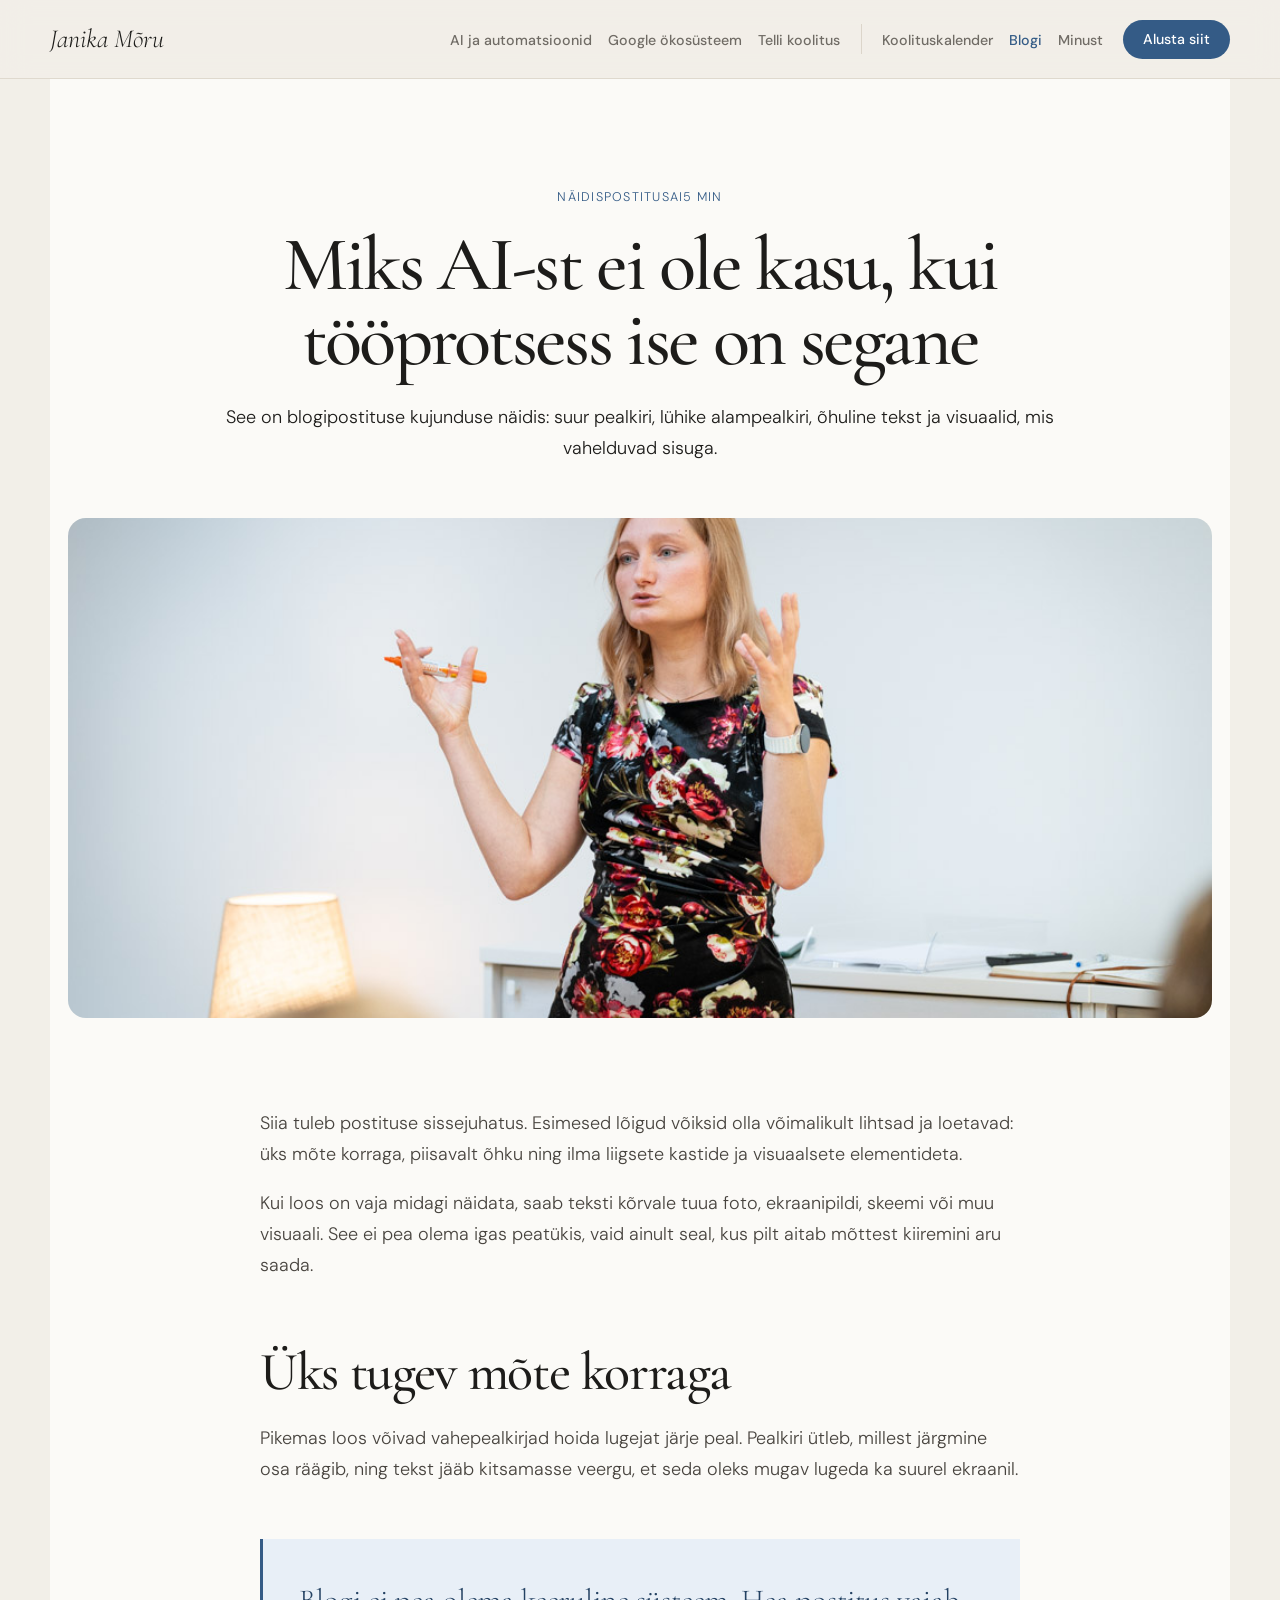
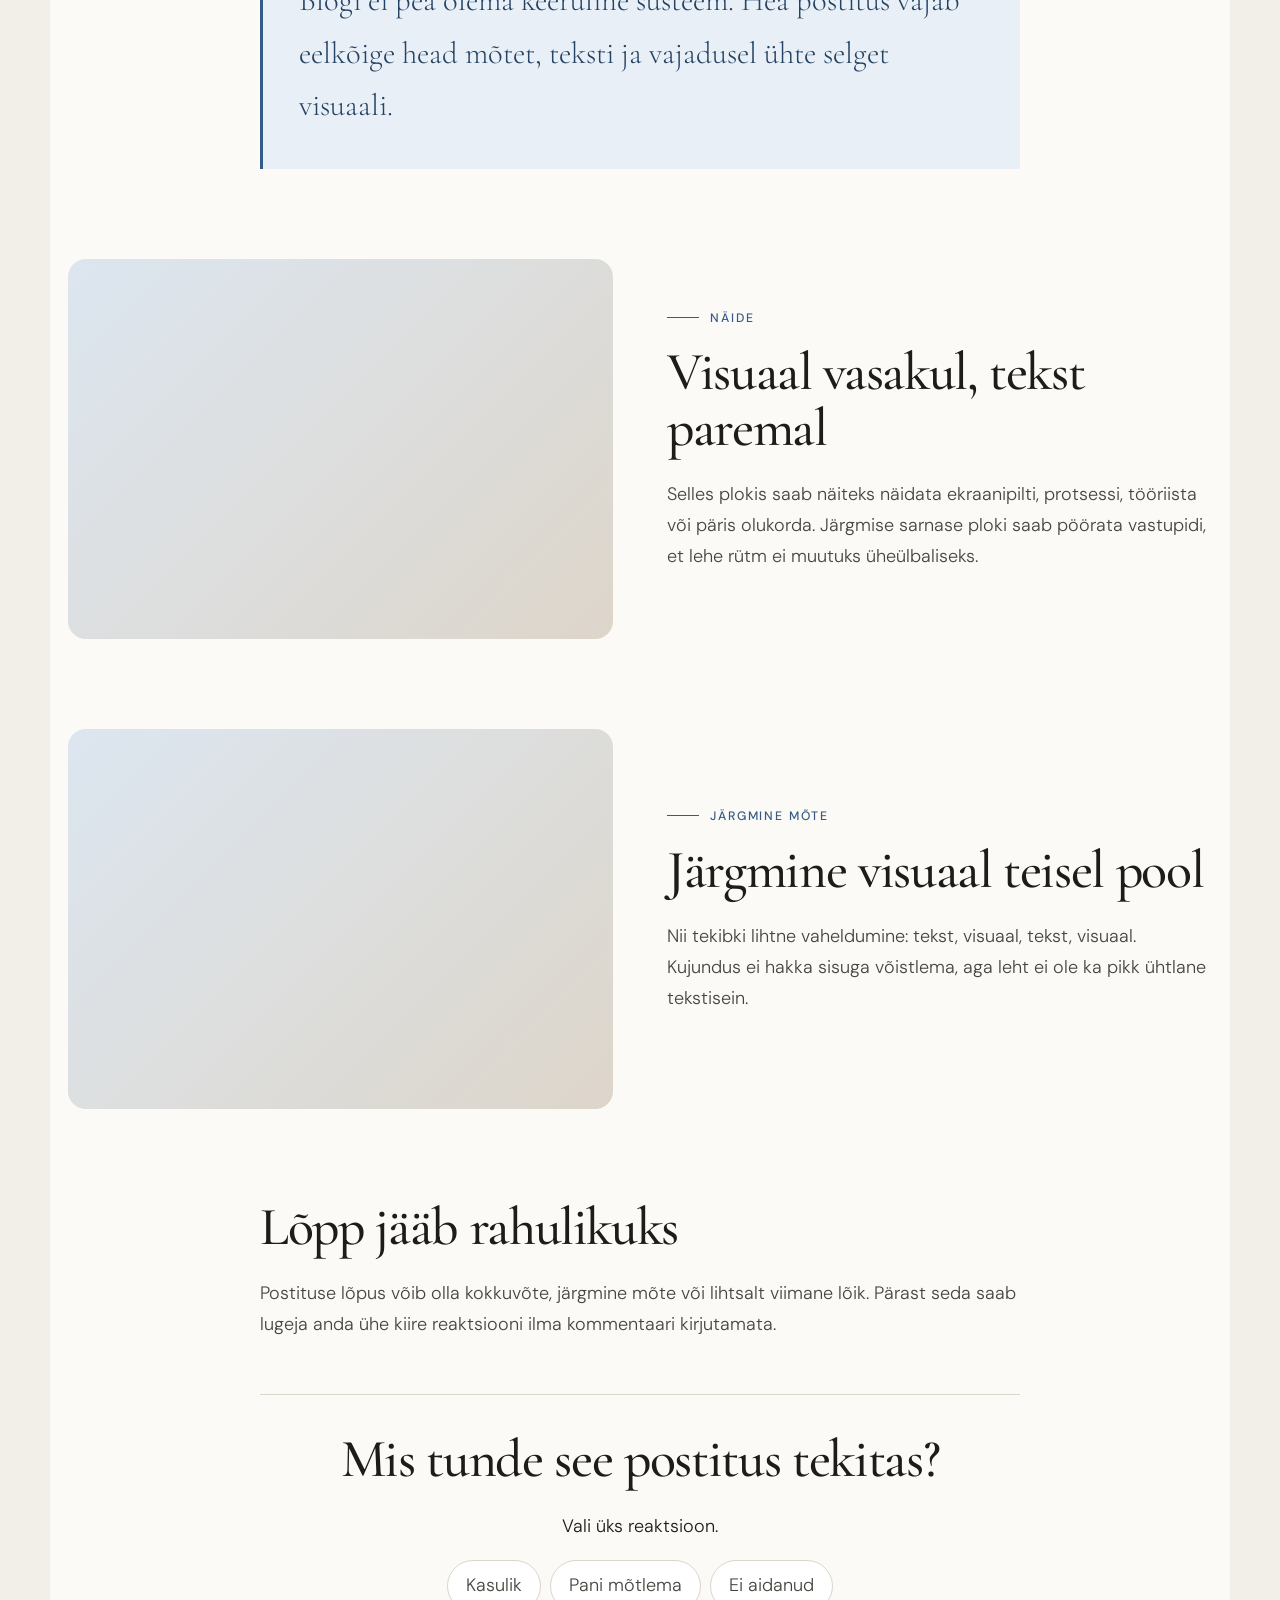
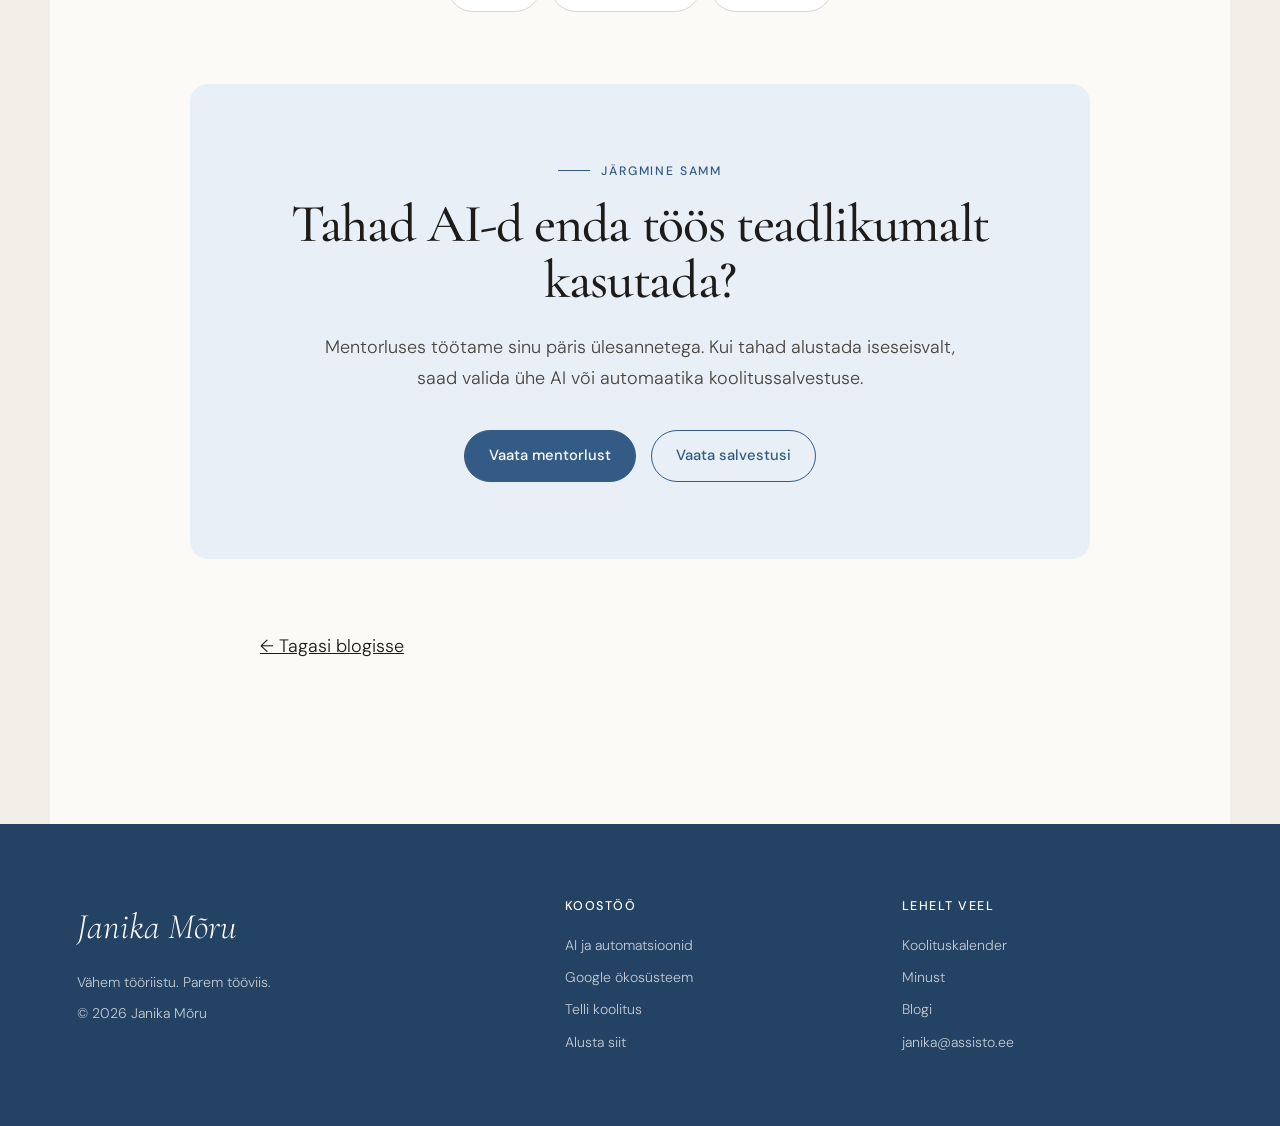
<file: blogi/postituse-mall.html>
<!DOCTYPE html>
<html lang="et">
<head>
  <meta charset="UTF-8" />
  <meta name="viewport" content="width=device-width, initial-scale=1.0" />
  <title>Blogipostituse mall — Janika Mõru</title>
  <meta name="description" content="Janika Mõru blogipostituse kujunduse näidis." />
  <link rel="preconnect" href="https://fonts.googleapis.com">
  <link href="https://fonts.googleapis.com/css2?family=Cormorant+Garamond:ital,wght@0,400;0,500;1,400;1,500&family=DM+Sans:opsz,wght@9..40,300;9..40,400;9..40,500&display=swap" rel="stylesheet">
  <link rel="stylesheet" href="../style.css">
  <link rel="stylesheet" href="../blogi.css">
</head>
<body>
<a class="skip-link" href="#sisu">Liigu sisu juurde</a>
<nav class="site-nav" aria-label="Põhimenüü"><div class="nav-inner">
  <a class="nav-logo" href="../index.html">Janika Mõru</a>
  <button class="nav-toggle" type="button" aria-expanded="false" aria-controls="nav-links">Menüü</button>
  <ul class="nav-links" id="nav-links">
    <li><a href="../ai-ja-automatsioonid.html">AI ja automatsioonid</a></li>
    <li><a href="../google-okosusteem.html">Google ökosüsteem</a></li>
    <li><a href="../telli-koolitus.html">Telli koolitus</a></li>
    <li class="nav-group-start"><a href="../koolituskalender.html">Koolituskalender</a></li>
    <li><a href="../blogi.html" aria-current="page">Blogi</a></li>
    <li><a href="../minust.html">Minust</a></li>
    <li class="nav-action"><a href="../kontakt.html" class="nav-cta">Alusta siit</a></li>
  </ul>
</div></nav>

<main class="article-page" id="sisu">
  <header class="article-header">
    <div class="article-meta"><span>Näidispostitus</span><span>AI</span><span>5 min</span></div>
    <h1>Miks AI-st ei ole kasu, kui tööprotsess ise on segane</h1>
    <p class="article-subtitle">See on blogipostituse kujunduse näidis: suur pealkiri, lühike alampealkiri, õhuline tekst ja visuaalid, mis vahelduvad sisuga.</p>
  </header>

  <div class="article-hero-visual" role="img" aria-label="Näidisvisuaal"></div>

  <article>
    <div class="article-body">
      <p>Siia tuleb postituse sissejuhatus. Esimesed lõigud võiksid olla võimalikult lihtsad ja loetavad: üks mõte korraga, piisavalt õhku ning ilma liigsete kastide ja visuaalsete elementideta.</p>
      <p>Kui loos on vaja midagi näidata, saab teksti kõrvale tuua foto, ekraanipildi, skeemi või muu visuaali. See ei pea olema igas peatükis, vaid ainult seal, kus pilt aitab mõttest kiiremini aru saada.</p>

      <h2>Üks tugev mõte korraga</h2>
      <p>Pikemas loos võivad vahepealkirjad hoida lugejat järje peal. Pealkiri ütleb, millest järgmine osa räägib, ning tekst jääb kitsamasse veergu, et seda oleks mugav lugeda ka suurel ekraanil.</p>

      <blockquote>Blogi ei pea olema keeruline süsteem. Hea postitus vajab eelkõige head mõtet, teksti ja vajadusel ühte selget visuaali.</blockquote>
    </div>

    <section class="article-split">
      <div class="article-split-visual blog-visual-two" role="img" aria-label="Näidisvisuaal"></div>
      <div class="article-split-copy">
        <div class="label">Näide</div>
        <h2>Visuaal vasakul, tekst paremal</h2>
        <p>Selles plokis saab näiteks näidata ekraanipilti, protsessi, tööriista või päris olukorda. Järgmise sarnase ploki saab pöörata vastupidi, et lehe rütm ei muutuks üheülbaliseks.</p>
      </div>
    </section>

    <section class="article-split reverse">
      <div class="article-split-visual blog-visual-three" role="img" aria-label="Näidisvisuaal"></div>
      <div class="article-split-copy">
        <div class="label">Järgmine mõte</div>
        <h2>Järgmine visuaal teisel pool</h2>
        <p>Nii tekibki lihtne vaheldumine: tekst, visuaal, tekst, visuaal. Kujundus ei hakka sisuga võistlema, aga leht ei ole ka pikk ühtlane tekstisein.</p>
      </div>
    </section>

    <div class="article-body">
      <h2>Lõpp jääb rahulikuks</h2>
      <p>Postituse lõpus võib olla kokkuvõte, järgmine mõte või lihtsalt viimane lõik. Pärast seda saab lugeja anda ühe kiire reaktsiooni ilma kommentaari kirjutamata.</p>
    </div>
  </article>

  <section class="reactions" aria-labelledby="reaction-title">
    <h2 id="reaction-title">Mis tunde see postitus tekitas?</h2>
    <p>Vali üks reaktsioon.</p>
    <div class="reaction-row" role="group" aria-label="Reaktsioonid">
      <button class="reaction-button" type="button" data-reaction="kasulik">Kasulik</button>
      <button class="reaction-button" type="button" data-reaction="mottekoht">Pani mõtlema</button>
      <button class="reaction-button" type="button" data-reaction="ei-aidanud">Ei aidanud</button>
    </div>
  </section>

  <section class="article-next" aria-labelledby="article-next-title">
    <p class="label">Järgmine samm</p>
    <h2 id="article-next-title">Tahad AI-d enda töös teadlikumalt kasutada?</h2>
    <p>Mentorluses töötame sinu päris ülesannetega. Kui tahad alustada iseseisvalt, saad valida ühe AI või automaatika koolitussalvestuse.</p>
    <div class="button-row">
      <a class="button" href="../ai-ja-automatsioonid.html#mentorlus">Vaata mentorlust</a>
      <a class="button secondary" href="../ai-ja-automatsioonid.html#salvestused">Vaata salvestusi</a>
    </div>
  </section>

  <div class="article-back"><a href="../blogi.html">← Tagasi blogisse</a></div>
</main>

<footer>
  <div><div class="footer-logo">Janika Mõru</div><p>Vähem tööriistu. Parem tööviis.</p><p>© 2026 Janika Mõru</p></div>
  <div class="footer-links"><div class="footer-heading">Koostöö</div><a href="../ai-ja-automatsioonid.html">AI ja automatsioonid</a><a href="../google-okosusteem.html">Google ökosüsteem</a><a href="../telli-koolitus.html">Telli koolitus</a><a href="../kontakt.html">Alusta siit</a></div>
  <div class="footer-links"><div class="footer-heading">Lehelt veel</div><a href="../koolituskalender.html">Koolituskalender</a><a href="../minust.html">Minust</a><a href="../blogi.html">Blogi</a><a href="mailto:janika@assisto.ee">janika@assisto.ee</a></div>
</footer>

<script>
(function () {
  const key = 'janika-blog-reaction-postituse-mall';
  const buttons = document.querySelectorAll('.reaction-button');
  const saved = localStorage.getItem(key);

  if (saved) {
    const active = document.querySelector('[data-reaction="' + saved + '"]');
    if (active) active.classList.add('selected');
  }

  buttons.forEach(function (button) {
    button.addEventListener('click', function () {
      buttons.forEach(function (item) { item.classList.remove('selected'); });
      button.classList.add('selected');
      localStorage.setItem(key, button.dataset.reaction);
    });
  });
})();
</script>
<script src="../site.js"></script>
<script src="../charla.js"></script>
</body>
</html>
</file>
<file: style.css>
*, *::before, *::after { box-sizing: border-box; }

:root {
  --canvas: #f2efe8;
  --paper: #fbfaf7;
  --white: #ffffff;
  --blue: #345b86;
  --blue-dark: #244263;
  --blue-soft: #e8eff7;
  --sand: #e8dfd2;
  --ink: #1d1c1a;
  --text: #48443f;
  --muted: #706b65;
  --line: #dcd5ca;
  --head: 'Cormorant Garamond', Georgia, serif;
  --body: 'DM Sans', Arial, sans-serif;
  --radius: 18px;
  --content: 1180px;
  --reading: 760px;
}

html { scroll-behavior: smooth; font-size: 18px; }
body { margin: 0; background: var(--canvas); color: var(--ink); font-family: var(--body); font-weight: 300; line-height: 1.72; }
img { display: block; width: 100%; }
a { color: inherit; }
button, input { font: inherit; }
[id] { scroll-margin-top: 6.5rem; }
.button:focus-visible, .text-link:focus-visible, .nav-links a:focus-visible, .nav-logo:focus-visible, .nav-toggle:focus-visible, .journey-card:focus-visible, .course:focus-visible, .post-card:focus-visible { outline: 3px solid rgba(52,91,134,.38); outline-offset: 4px; }
.skip-link { position: fixed; top: -5rem; left: 1rem; z-index: 1000; padding: .7rem 1rem; background: var(--ink); color: white; }
.skip-link:focus { top: 1rem; }

.site-nav { position: sticky; top: 0; z-index: 100; border-bottom: 1px solid rgba(220,213,202,.86); background: rgba(242,239,232,.94); backdrop-filter: blur(14px); }
.nav-inner { width: min(var(--content), calc(100% - 3rem)); min-height: 78px; margin: 0 auto; display: flex; align-items: center; justify-content: space-between; gap: 2rem; }
.nav-logo { font-family: var(--head); font-size: 1.45rem; font-style: italic; text-decoration: none; white-space: nowrap; }
.nav-links { display: flex; align-items: center; gap: clamp(.7rem, 1.25vw, 1.25rem); margin: 0; padding: 0; list-style: none; }
.nav-links a { color: var(--muted); font-size: .79rem; font-weight: 500; text-decoration: none; white-space: nowrap; }
.nav-links a:hover, .nav-links a[aria-current="page"] { color: var(--blue); }
.nav-group-start { margin-left: .3rem; padding-left: 1.1rem; border-left: 1px solid var(--line); }
.nav-action { margin-left: .25rem; }
.nav-cta { padding: .58rem 1.1rem; border-radius: 999px; background: var(--blue); color: white !important; }
.nav-cta:hover { background: var(--blue-dark); }
.nav-toggle { display: none; border: 0; background: transparent; color: var(--ink); cursor: pointer; }

.section-nav { width: min(var(--content), calc(100% - 3rem)); margin: 0 auto; padding: 1rem clamp(1.5rem, 5vw, 5rem); display: flex; flex-wrap: wrap; align-items: center; gap: .55rem 1.2rem; border-top: 1px solid var(--line); border-bottom: 1px solid var(--line); background: rgba(251,250,247,.8); }
.section-nav span { color: var(--muted); font-size: .72rem; font-weight: 500; letter-spacing: .08em; text-transform: uppercase; }
.section-nav a { color: var(--blue); font-size: .78rem; font-weight: 500; text-decoration: none; }
.section-nav a:hover { color: var(--blue-dark); text-decoration: underline; text-underline-offset: .25em; }

main { display: block; }
.section { width: min(var(--content), calc(100% - 3rem)); margin: 0 auto; padding: clamp(4.5rem, 8vw, 7rem) clamp(1.5rem, 5vw, 5rem); }
.section.full { width: min(1360px, 100%); }
.section.white { background: var(--white); }
.section.paper { background: var(--paper); }
.section.blue-soft { background: var(--blue-soft); }
.section.sand { background: var(--sand); }
.section + .section { border-top: 1px solid rgba(220,213,202,.55); }
.label { margin: 0 0 .8rem; color: var(--blue); font-size: .68rem; font-weight: 500; letter-spacing: .15em; text-transform: uppercase; }
.label::before { content: ''; display: inline-block; width: 1.8rem; height: 1px; margin: 0 .6rem .22rem 0; background: currentColor; }
h1, h2, h3, p { margin-top: 0; }
h1, h2, h3 { font-family: var(--head); font-weight: 500; }
h1 { margin-bottom: 1.4rem; font-size: clamp(3rem, 6.4vw, 6rem); line-height: .98; letter-spacing: -.035em; }
h2 { margin-bottom: 1.3rem; font-size: clamp(2.25rem, 4.2vw, 4rem); line-height: 1.04; letter-spacing: -.025em; }
h3 { margin-bottom: .7rem; font-size: clamp(1.45rem, 2.4vw, 2.15rem); line-height: 1.12; }
.blue-text { color: var(--blue); font-style: italic; }
.lead { max-width: 62ch; color: var(--text); font-size: clamp(1rem, 1.4vw, 1.18rem); line-height: 1.8; }
.narrow { max-width: var(--reading); }
.section-head { max-width: 820px; margin-bottom: clamp(2.5rem, 5vw, 4rem); }
.section-head p { max-width: 64ch; color: var(--text); }

.button-row { display: flex; flex-wrap: wrap; align-items: center; gap: .8rem; margin-top: 2rem; }
.button { display: inline-flex; align-items: center; justify-content: center; min-height: 48px; padding: .7rem 1.35rem; border: 1px solid var(--blue); border-radius: 999px; background: var(--blue); color: white; font-size: .82rem; font-weight: 500; text-decoration: none; transition: .2s ease; }
.button:hover { transform: translateY(-2px); background: var(--blue-dark); border-color: var(--blue-dark); }
.button.secondary { background: transparent; color: var(--blue); }
.button.secondary:hover { background: var(--blue-soft); }
.text-link { color: var(--blue); font-size: .82rem; font-weight: 500; text-decoration: none; }
.text-link::after { content: ' →'; }
.text-link:hover { color: var(--blue-dark); }

.hero { width: min(1360px, 100%); min-height: 700px; margin: 0 auto; display: grid; grid-template-columns: 1.05fr .95fr; background: var(--paper); }
.hero-copy { display: flex; flex-direction: column; justify-content: center; padding: clamp(4rem, 8vw, 8rem) clamp(2rem, 7vw, 6rem); }
.hero-copy .lead { max-width: 52ch; }
.hero-media { min-height: 660px; margin: 2rem 2rem 2rem 0; overflow: hidden; border-radius: var(--radius); background: var(--blue-soft); }
.hero-media img { height: 100%; object-fit: cover; object-position: center top; }
.hero-media.training img { object-position: 52% center; }

.direction-grid { display: grid; grid-template-columns: 1fr 1fr; gap: 1.25rem; }
.direction { display: grid; grid-template-rows: minmax(270px, .9fr) auto; overflow: hidden; border: 1px solid var(--line); border-radius: var(--radius); background: var(--paper); }
.direction-media { min-height: 270px; overflow: hidden; background: var(--blue-soft); }
.direction-media img { height: 100%; object-fit: cover; }
.direction-copy { padding: clamp(1.7rem, 4vw, 3rem); }
.direction-copy p { color: var(--text); }
.direction-kicker { display: block; margin-bottom: .55rem; color: var(--blue); font-size: .7rem; font-weight: 500; letter-spacing: .12em; text-transform: uppercase; }

.journey-grid { display: grid; grid-template-columns: repeat(2, 1fr); gap: 1rem; }
.journey-card { min-height: 285px; padding: clamp(1.7rem, 4vw, 2.7rem); display: flex; flex-direction: column; border: 1px solid var(--line); border-radius: var(--radius); background: var(--paper); text-decoration: none; transition: transform .2s ease, border-color .2s ease, box-shadow .2s ease; }
.journey-card:hover { transform: translateY(-3px); border-color: rgba(52,91,134,.5); box-shadow: 0 14px 35px rgba(36,66,99,.08); }
.journey-kicker { display: block; margin-bottom: 1.7rem; color: var(--blue); font-size: .68rem; font-weight: 500; letter-spacing: .11em; text-transform: uppercase; }
.journey-card h3 { max-width: 18ch; }
.journey-card p { max-width: 52ch; color: var(--text); font-size: .86rem; }
.journey-card strong { margin-top: auto; padding-top: 1.2rem; color: var(--blue); font-size: .78rem; font-weight: 500; }

.photo-placeholder { position: relative; display: flex; min-height: 320px; align-items: flex-end; overflow: hidden; border-radius: var(--radius); background: linear-gradient(135deg, #dce6f0 0%, #eef2f5 52%, #ddd5ca 100%); }
.photo-placeholder::before { content: ''; position: absolute; inset: 12% 8% 22%; border: 1px solid rgba(52,91,134,.22); border-radius: 50% 48% 45% 52%; transform: rotate(-5deg); }
.photo-placeholder span { position: relative; margin: 1.2rem; padding: .42rem .72rem; border-radius: 999px; background: rgba(251,250,247,.9); color: var(--muted); font-size: .68rem; }
.photo-placeholder.tall { min-height: 620px; }

.editorial-split { display: grid; grid-template-columns: 1fr 1fr; gap: clamp(2.5rem, 7vw, 6rem); align-items: center; }
.editorial-copy p { color: var(--text); }
.editorial-copy p:last-child { margin-bottom: 0; }

.principles { display: grid; grid-template-columns: minmax(240px,.75fr) 1.25fr; gap: clamp(2.5rem, 8vw, 7rem); }
.principle-list { border-top: 1px solid var(--line); }
.principle { display: grid; grid-template-columns: 3rem 1fr; gap: 1rem; padding: 2.2rem 0; border-bottom: 1px solid var(--line); }
.principle-number { color: var(--blue); font-family: var(--head); font-size: 1.6rem; }
.principle h3 { font-size: 1.65rem; }
.principle p { max-width: 62ch; margin-bottom: 0; color: var(--text); font-size: .91rem; }

.result-band { padding: clamp(4rem, 8vw, 6.5rem); background: var(--blue); color: white; }
.result-band .label { color: rgba(255,255,255,.72); }
.result-band h2 { max-width: 800px; }
.result-list { display: grid; grid-template-columns: repeat(5, 1fr); gap: 1px; margin: 3rem 0 0; padding: 0; border: 1px solid rgba(255,255,255,.2); list-style: none; }
.result-list li { padding: 1.5rem; border-right: 1px solid rgba(255,255,255,.2); color: rgba(255,255,255,.82); font-size: .84rem; }
.result-list li:last-child { border-right: 0; }

.example-grid { display: grid; grid-template-columns: repeat(3, 1fr); gap: 1px; border: 1px solid var(--line); border-radius: var(--radius); overflow: hidden; }
.example { min-height: 290px; padding: 2rem; background: var(--paper); }
.example span { color: var(--blue); font-size: .68rem; font-weight: 500; letter-spacing: .1em; text-transform: uppercase; }
.example h3 { margin-top: 2.5rem; font-size: 1.55rem; }
.example p { margin-bottom: 0; color: var(--text); font-size: .86rem; }

.preview-grid { display: grid; grid-template-columns: 1fr 1fr; gap: clamp(2rem, 6vw, 5rem); align-items: center; }
.preview-photo { min-height: 480px; overflow: hidden; border-radius: var(--radius); }
.preview-photo img { height: 100%; object-fit: cover; }

.post-grid { display: grid; grid-template-columns: repeat(3, 1fr); gap: 1.2rem; }
.post-card { min-height: 280px; padding: 2rem; display: flex; flex-direction: column; border: 1px solid var(--line); border-radius: var(--radius); background: var(--paper); text-decoration: none; }
.post-card .post-meta { color: var(--blue); font-size: .68rem; font-weight: 500; letter-spacing: .1em; text-transform: uppercase; }
.post-card h3 { margin: auto 0 1rem; font-size: 1.65rem; }
.post-card p { color: var(--text); font-size: .84rem; }

.closing { text-align: center; }
.closing h2, .closing p { max-width: 800px; margin-left: auto; margin-right: auto; }
.closing .button-row { justify-content: center; }

.page-hero { width: min(var(--content), calc(100% - 3rem)); margin: 0 auto; padding: clamp(5rem, 9vw, 8rem) clamp(1.5rem, 5vw, 5rem); display: grid; grid-template-columns: 1fr .88fr; gap: clamp(2.5rem, 7vw, 6rem); align-items: center; background: var(--paper); }
.page-hero h1 { font-size: clamp(3.2rem, 6vw, 5.4rem); }
.page-hero-media { min-height: 560px; overflow: hidden; border-radius: var(--radius); }
.page-hero-media img { height: 100%; object-fit: cover; }
.page-hero-media.training img { object-position: 50% center; }

.feature-grid { display: grid; grid-template-columns: .82fr 1.18fr; gap: clamp(3rem, 8vw, 7rem); align-items: start; }
.sticky-title { position: sticky; top: 7rem; }
.feature-copy p { color: var(--text); }
.check-list { margin: 2rem 0; padding: 0; border-top: 1px solid var(--line); list-style: none; }
.check-list li { padding: 1rem 0; border-bottom: 1px solid var(--line); color: var(--text); }
.check-list li::before { content: '—'; margin-right: .75rem; color: var(--blue); }
.outcome { margin-top: 2.3rem; padding: 1.5rem; border-left: 3px solid var(--blue); background: var(--blue-soft); }
.outcome strong { display: block; margin-bottom: .35rem; font-family: var(--head); font-size: 1.45rem; }

.offer-split { display: grid; grid-template-columns: 1fr 1fr; gap: 1.25rem; }
.offer-panel { padding: clamp(2rem, 5vw, 4rem); border-radius: var(--radius); background: var(--paper); }
.offer-panel.blue { background: var(--blue); color: white; }
.offer-panel.blue p { color: rgba(255,255,255,.78); }
.offer-panel p { color: var(--text); }
.offer-panel .check-list { border-color: rgba(255,255,255,.2); }
.offer-panel.blue .check-list li { border-color: rgba(255,255,255,.2); color: rgba(255,255,255,.82); }

.course-grid { display: grid; grid-template-columns: repeat(2, 1fr); gap: 1.1rem; }
.course { min-height: 260px; padding: 2rem; display: flex; flex-direction: column; border: 1px solid var(--line); border-radius: var(--radius); background: var(--white); text-decoration: none; }
.course .course-meta { color: var(--blue); font-size: .7rem; font-weight: 500; letter-spacing: .1em; text-transform: uppercase; }
.course h3 { margin: auto 0 .8rem; font-size: 1.55rem; }
.course p { color: var(--text); font-size: .83rem; }
.course strong { color: var(--blue); font-size: .78rem; }

.about-hero { width: min(var(--content), calc(100% - 3rem)); margin: 0 auto; padding: clamp(5rem, 9vw, 8rem) clamp(1.5rem, 5vw, 5rem); background: var(--paper); }
.about-intro { display: grid; grid-template-columns: .8fr 1.2fr; gap: clamp(2.5rem, 7vw, 6rem); align-items: end; }
.about-photo { min-height: 560px; overflow: hidden; border-radius: var(--radius); }
.about-photo img { height: 100%; object-fit: cover; object-position: center top; }
.about-copy p { color: var(--text); }
.about-quote { max-width: 960px; margin: 0 auto; color: var(--blue-dark); font-family: var(--head); font-size: clamp(2rem, 5vw, 4.4rem); line-height: 1.12; text-align: center; }

.contact-layout { display: grid; grid-template-columns: .85fr 1.15fr; gap: clamp(2.5rem, 7vw, 6rem); align-items: start; }
.contact-options { display: grid; gap: 1rem; }
.contact-card { padding: 2rem; border: 1px solid var(--line); border-radius: var(--radius); background: var(--white); }
.contact-card p { color: var(--text); font-size: .9rem; }
.booking-frame { min-height: 650px; padding: 1.2rem; border-radius: var(--radius); background: var(--white); }

.legacy-choice { min-height: 70vh; }
.legacy-choice .direction-grid { grid-template-columns: repeat(3, 1fr); }
.legacy-choice .direction { display: block; }

footer { width: min(1360px, 100%); margin: 0 auto; padding: 4rem max(1.5rem, calc((100% - var(--content))/2 + 1.5rem)); display: grid; grid-template-columns: 1.2fr .8fr .8fr; gap: 2rem; background: var(--blue-dark); color: rgba(255,255,255,.72); }
.footer-logo { margin-bottom: .7rem; color: white; font-family: var(--head); font-size: 2rem; font-style: italic; }
footer p { margin-bottom: .35rem; font-size: .78rem; }
.footer-links { display: grid; align-content: start; gap: .45rem; }
.footer-links a { font-size: .78rem; text-decoration: none; }
.footer-links a:hover { color: white; }
.footer-heading { margin-bottom: .4rem; color: white; font-size: .7rem; font-weight: 500; letter-spacing: .12em; text-transform: uppercase; }

@media (max-width: 1160px) {
  html { font-size: 17px; }
  .nav-toggle { display: block; }
  .nav-links { position: absolute; top: 78px; left: 0; right: 0; display: none; padding: 1.4rem 1.5rem 1.8rem; flex-direction: column; align-items: stretch; gap: .5rem; border-bottom: 1px solid var(--line); background: var(--paper); }
  .site-nav.open .nav-links { display: flex; }
  .nav-links a { display: block; padding: .6rem 0; font-size: .9rem; }
  .nav-group-start { margin: .5rem 0 0; padding: .8rem 0 0; border-top: 1px solid var(--line); border-left: 0; }
  .nav-action { margin-left: 0; }
  .nav-cta { margin-top: .4rem; text-align: center; }
  .hero, .page-hero { grid-template-columns: 1fr; }
  .hero { min-height: auto; }
  .hero-media { min-height: 600px; margin: 0 1.5rem 1.5rem; }
  .page-hero-media { min-height: 520px; }
  .result-list { grid-template-columns: 1fr 1fr; }
  .result-list li { border-bottom: 1px solid rgba(255,255,255,.2); }
  .result-list li:last-child { grid-column: span 2; }
}

@media (max-width: 760px) {
  html { font-size: 16px; }
  .nav-inner { width: calc(100% - 2rem); }
  .section, .page-hero, .about-hero { width: calc(100% - 1rem); padding: 4.5rem 1.25rem; }
  .hero-copy { padding: 4.5rem 1.5rem 3rem; }
  .hero-media { min-height: 460px; margin: 0 .5rem .5rem; }
  .direction-grid, .journey-grid, .editorial-split, .principles, .example-grid, .preview-grid, .post-grid, .feature-grid, .offer-split, .course-grid, .about-intro, .contact-layout { grid-template-columns: 1fr; }
  .section-nav { width: calc(100% - 1rem); padding: 1rem 1.25rem; gap: .65rem 1rem; }
  .section-nav span { flex-basis: 100%; }
  .journey-card { min-height: 250px; }
  .button-row .button { width: 100%; }
  .legacy-choice .direction-grid { grid-template-columns: 1fr; }
  .sticky-title { position: static; }
  .direction { grid-template-rows: 230px auto; }
  .result-band { padding: 4rem 1.5rem; }
  .result-list { grid-template-columns: 1fr; }
  .result-list li, .result-list li:last-child { grid-column: auto; border-right: 0; }
  .page-hero { gap: 2rem; }
  .page-hero-media, .about-photo { min-height: 430px; }
  .photo-placeholder.tall { min-height: 430px; }
  footer { grid-template-columns: 1fr; padding: 3.5rem 1.5rem; }
}

@media (prefers-reduced-motion: reduce) {
  html { scroll-behavior: auto; }
  *, *::before, *::after { transition: none !important; }
}
</file>
<file: blogi.css>
.blog-index { width: min(var(--content), calc(100% - 3rem)); margin: 0 auto; padding: clamp(5rem,9vw,8rem) clamp(1.5rem,5vw,5rem); background: var(--paper); }
.blog-header { max-width: 850px; margin-bottom: 4rem; }
.blog-list { border-top: 1px solid var(--line); }
.blog-entry { display: grid; grid-template-columns: .9fr 1.1fr; gap: clamp(2rem,6vw,5rem); align-items: center; padding: 4.5rem 0; border-bottom: 1px solid var(--line); }
.blog-entry.reverse .blog-entry-visual { order: 2; }
.blog-entry-visual { min-height: 390px; overflow: hidden; border-radius: var(--radius); background-color: var(--blue-soft); background-size: cover; background-position: center; }
.blog-entry-visual.photo-one { background-image: url('Janika ettekanne_kodulehele_MailisVahenurm18.jpg'); }
.placeholder-visual { display: flex; align-items: flex-end; background: linear-gradient(135deg,#dce6f0,#eef2f5 52%,#ddd5ca); }
.placeholder-visual span { margin: 1.2rem; padding: .4rem .7rem; border-radius: 999px; background: rgba(251,250,247,.9); color: var(--muted); font-size: .68rem; }
.blog-meta { margin-bottom: .8rem; color: var(--blue); font-size: .68rem; font-weight: 500; letter-spacing: .1em; text-transform: uppercase; }
.blog-entry-copy h2 { font-size: clamp(2rem,3.5vw,3rem); }
.blog-entry-copy h2 a { text-decoration: none; }
.blog-entry-copy p { color: var(--text); }
.blog-note { margin-top: 2.5rem; color: var(--muted); font-size: .76rem; }
.article-page { width: min(1180px, calc(100% - 2rem)); margin: 0 auto; padding: 6rem 1rem; background: var(--paper); }
.article-header { max-width: 900px; margin: 0 auto 3rem; text-align: center; }
.article-header h1 { font-size: clamp(3rem,6vw,5.4rem); }
.article-meta { margin-bottom: 1rem; color: var(--blue); font-size: .7rem; letter-spacing: .1em; text-transform: uppercase; }
.article-hero-visual { min-height: 500px; margin-bottom: 5rem; border-radius: var(--radius); background: var(--blue-soft) url('Janika ettekanne_kodulehele_MailisVahenurm18.jpg') center/cover no-repeat; }
.article-body { max-width: 760px; margin: 0 auto; }
.article-body p { color: var(--text); }
.article-body h2 { margin-top: 3.5rem; }
.article-body blockquote { margin: 3rem 0; padding: 2rem; border-left: 3px solid var(--blue); background: var(--blue-soft); color: var(--blue-dark); font-family: var(--head); font-size: 1.7rem; }
.article-split { display: grid; grid-template-columns: 1fr 1fr; gap: 3rem; margin: 5rem 0; align-items: center; }
.article-split-visual { min-height: 380px; border-radius: var(--radius); background: linear-gradient(135deg,#dce6f0,#ddd5ca); }
.article-split-copy p { color: var(--text); }
.article-back, .reactions { max-width: 760px; margin: 3rem auto; }
.reactions { padding-top: 2rem; border-top: 1px solid var(--line); text-align: center; }
.reaction-row { display: flex; flex-wrap: wrap; justify-content: center; gap: .5rem; }
.reaction-button { min-height: 44px; padding: .55rem 1rem; border: 1px solid var(--line); border-radius: 999px; background: white; color: var(--text); cursor: pointer; }
.reaction-button.selected { border-color: var(--blue); background: var(--blue-soft); }
.article-next { max-width: 900px; margin: 4rem auto; padding: clamp(2.5rem,6vw,4.5rem); border-radius: var(--radius); background: var(--blue-soft); text-align: center; }
.article-next h2 { max-width: 700px; margin-left: auto; margin-right: auto; }
.article-next > p:not(.label) { max-width: 640px; margin-left: auto; margin-right: auto; color: var(--text); }
.article-next .button-row { justify-content: center; }
@media(max-width:760px){.blog-index{width:calc(100% - 1rem);padding:4.5rem 1.25rem}.blog-entry,.article-split{grid-template-columns:1fr}.blog-entry.reverse .blog-entry-visual{order:0}.article-hero-visual{min-height:58vw}}
</file>
<file: koolituskalender.css>
.training-page{width:min(var(--content),calc(100% - 3rem));margin:0 auto;padding:clamp(5rem,9vw,8rem) clamp(1.5rem,5vw,5rem);background:var(--paper)}.training-page>header{max-width:850px;margin-bottom:5rem}.training-section{padding:3.5rem 0;border-top:1px solid var(--line)}.training-empty{padding:2rem;border-radius:var(--radius);background:var(--blue-soft);color:var(--muted)}.training-empty strong{display:block;margin-bottom:.4rem;color:var(--ink);font-family:var(--head);font-size:1.5rem;font-weight:500}.training-empty p{margin-bottom:0}.learning-grid{max-width:960px}.training-order{padding-bottom:0}.training-order h2{max-width:780px}.training-order .lead{max-width:680px}@media(max-width:760px){.training-page{width:calc(100% - 1rem);padding:4.5rem 1.25rem}}
</file>
